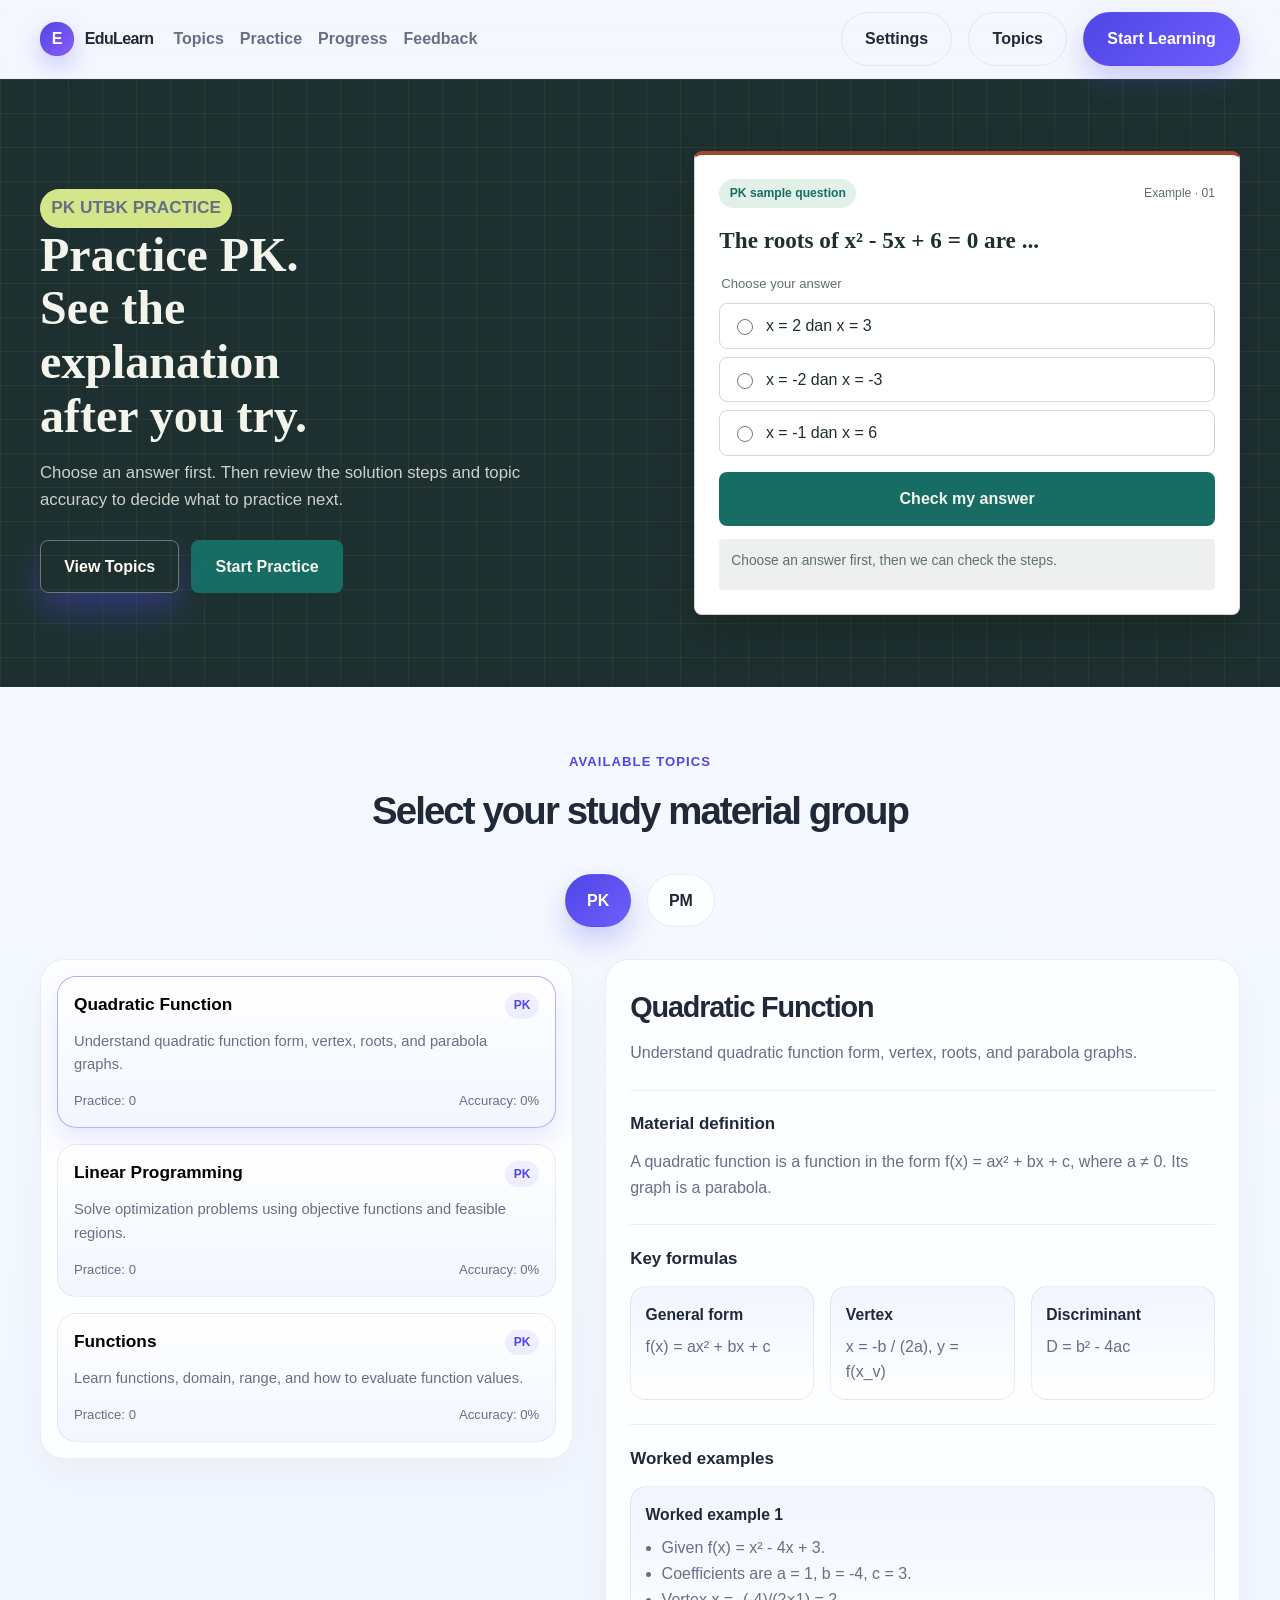
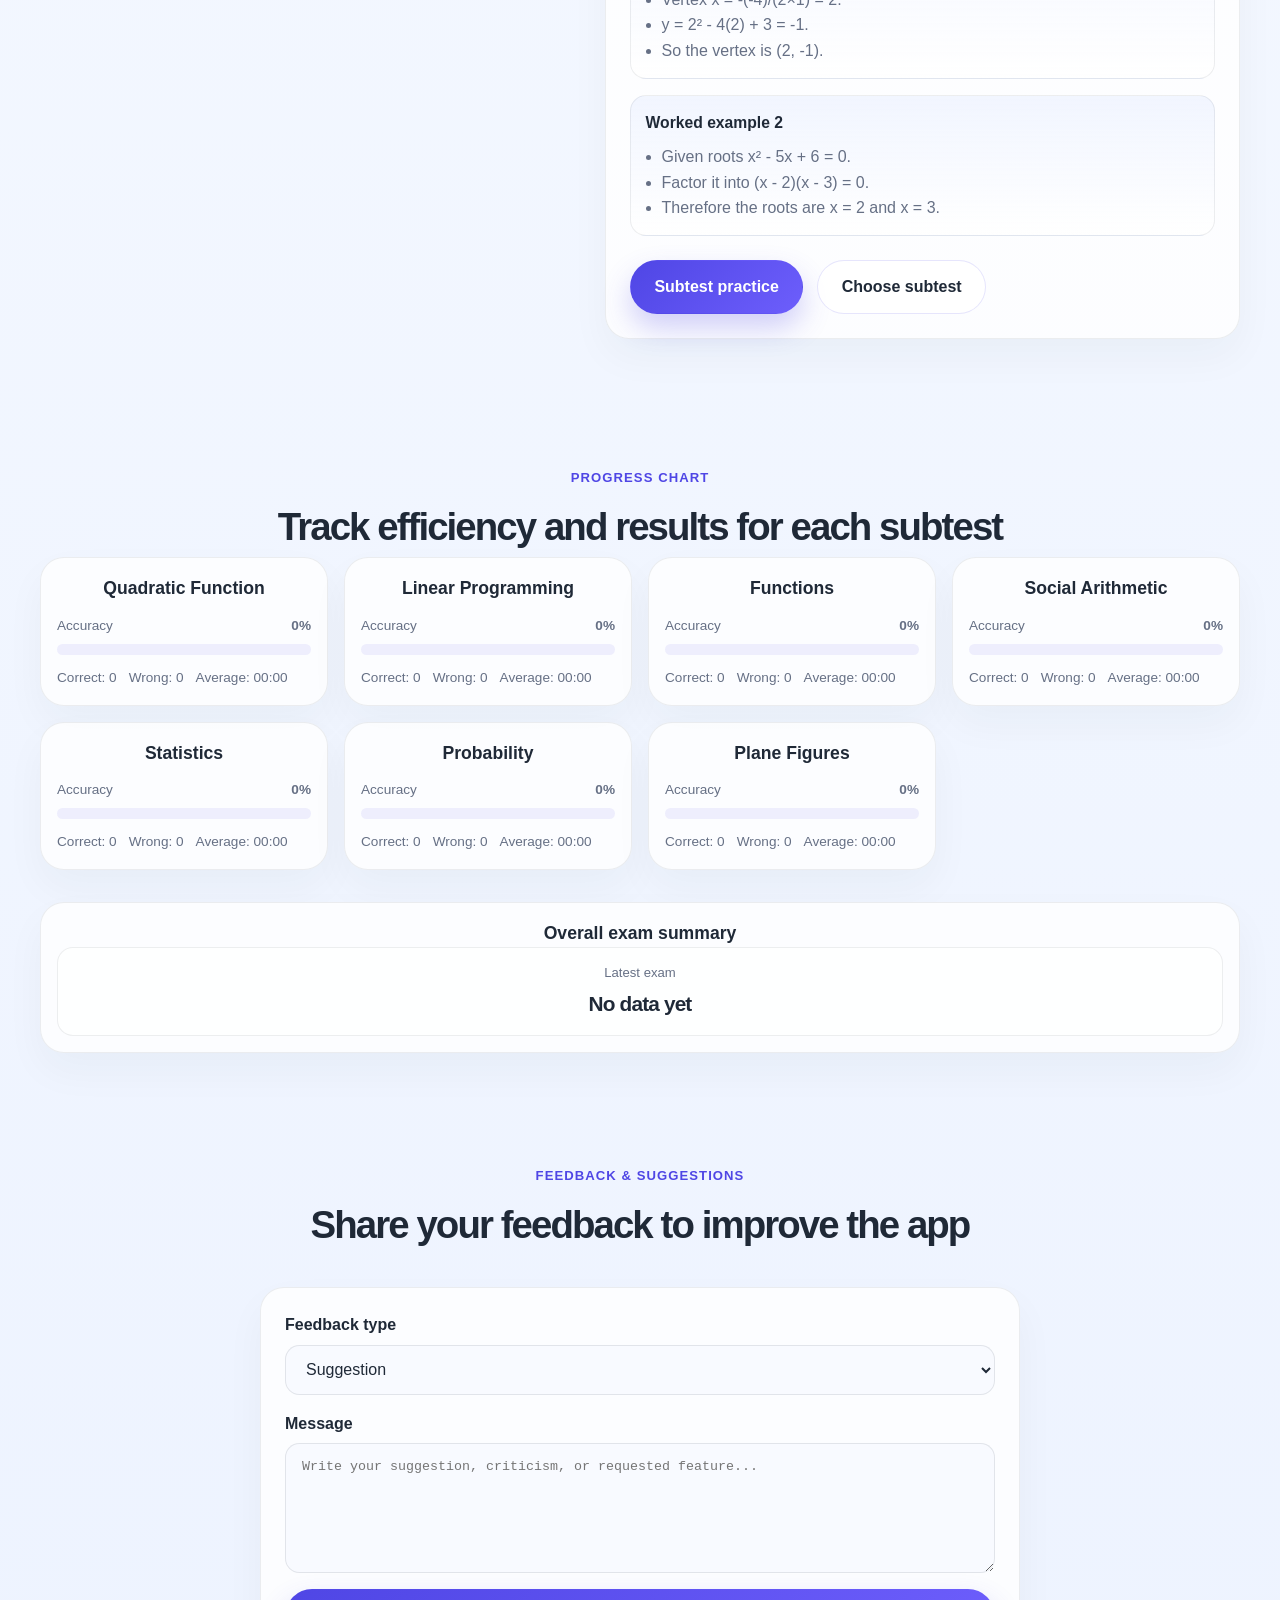
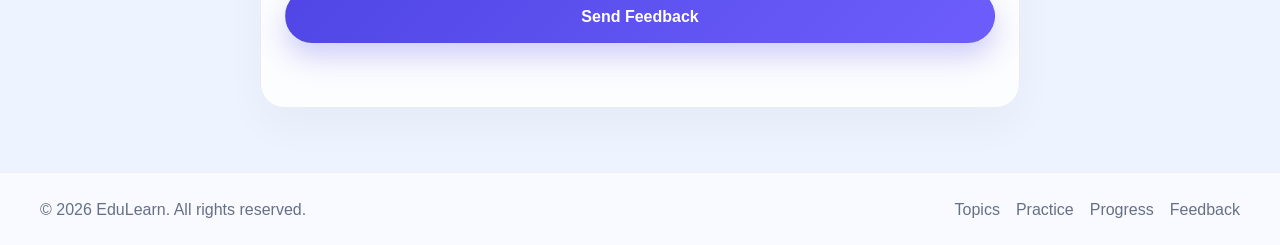
<file: index.html>
﻿<!DOCTYPE html>
<html lang="en">
<head>
  <meta charset="UTF-8" />
  <meta name="viewport" content="width=device-width, initial-scale=1.0" />
  <title>EduLearn | Grade 11 Mathematics</title>
  <meta name="description" content="A Grade 11 Mathematics learning website with PK and PM topics, detailed explanations, practice exercises, untimed mode, and progress tracking." />
  <link rel="stylesheet" href="style.css" />
</head>
<body>
  <header class="topbar">
    <div class="container nav">
      <a class="brand" href="#home" aria-label="EduLearn home">
        <span class="brand-mark">E</span>
        <span>EduLearn</span>
      </a>

      <nav class="nav-links" aria-label="Main navigation">
        <a href="#materi" data-view-target="#materi" data-i18n="nav.topics">Topics</a>
        <a href="#latihan" data-view-target="#latihan" data-i18n="nav.practice">Practice</a>
        <a href="#progress" data-i18n="nav.progress">Progress</a>
        <a href="#feedback" data-i18n="nav.feedback">Feedback</a>
      </nav>

      <div class="nav-actions">
        <button id="settingsToggle" class="btn btn-ghost settings-toggle" type="button" data-i18n="settings.title">Settings</button>
        <a class="btn btn-ghost" href="#materi" data-view-target="#materi" data-i18n="nav.topics">Topics</a>
        <a class="btn btn-primary" href="#latihan" data-view-target="#latihan" data-i18n="nav.startLearning">Start Learning</a>
      </div>

      <button class="menu-toggle" aria-label="Toggle navigation">☰</button>
    </div>
  </header>

  <main id="home">
    <section class="hero landing-hero">
      <div class="container hero-grid">
        <div class="hero-copy landing-copy">
          <p class="landing-eyebrow" data-i18n="landing.eyebrow">Latihan PK UTBK</p>
          <h1 data-i18n="landing.title">Latihan PK, dengan pembahasan setelah kamu mencoba.</h1>
          <p data-i18n="landing.description">Pilih jawaban dulu. Setelah itu, lihat langkah penyelesaian dan akurasi per topik untuk menentukan latihan berikutnya.</p>

          <div class="cta-group">
            <a class="btn btn-secondary cta-link active" href="#materi" data-view-target="#materi" data-i18n="cta.viewTopics">View Topics</a>
            <a class="btn btn-primary cta-link" href="#latihan" data-view-target="#latihan" data-i18n="cta.startPractice">Start Practice</a>
          </div>
        </div>

        <article class="landing-card" aria-labelledby="landing-question-title">
          <div class="landing-card-topline">
            <span class="landing-badge" data-i18n="landing.exampleLabel">Contoh soal PK</span>
            <span class="landing-card-meta" data-i18n="landing.exampleNumber">Contoh · 01</span>
          </div>
          <h2 id="landing-question-title" data-i18n="landing.question">Akar-akar dari x² - 5x + 6 = 0 adalah ...</h2>
          <fieldset class="landing-choice-list" id="landingPredictionChoices">
            <legend data-i18n="landing.chooseAnswer">Pilih jawabanmu</legend>
            <label class="landing-choice"><input type="radio" name="landingPrediction" value="2,3" /><span>x = 2 dan x = 3</span></label>
            <label class="landing-choice"><input type="radio" name="landingPrediction" value="-2,-3" /><span>x = -2 dan x = -3</span></label>
            <label class="landing-choice"><input type="radio" name="landingPrediction" value="-1,6" /><span>x = -1 dan x = 6</span></label>
          </fieldset>
          <button class="btn btn-primary landing-check-button" id="checkLandingAnswer" type="button" data-i18n="landing.checkAnswer">Periksa jawaban</button>
          <p class="landing-feedback" id="landingFeedback" aria-live="polite" data-i18n="landing.feedbackPrompt">Pilih jawaban dulu, lalu kita cek langkahnya.</p>
        </article>
      </div>
    </section>

    <section class="section" id="materi">
      <div class="container">
        <div class="section-header center">
          <p data-i18n="topics.label">Available Topics</p>
          <h2 data-i18n="topics.title">Select your study material group</h2>
        </div>

        <div class="subject-switch">
          <button class="subject-tab active" data-subject="PK" type="button">PK</button>
          <button class="subject-tab" data-subject="PM" type="button">PM</button>
        </div>

        <div class="topic-layout">
          <div class="topic-list-panel">
            <div id="topicGrid" class="topic-grid"></div>
          </div>

          <aside id="topicDetail" class="topic-detail" aria-live="polite"></aside>
        </div>
      </div>
    </section>

    <section class="section" id="latihan" hidden>
      <div class="container">
        <div class="section-header center">
          <p data-i18n="practice.label">Practice Questions</p>
          <h2 data-i18n="practice.title">Adjust the practice mode to match your needs</h2>
        </div>

        <div class="quiz-box official-exam">
          <div class="quiz-controls">
            <div class="field-group compact">
              <label for="topicSelect" data-i18n="practice.subtest">Subtest</label>
              <select id="topicSelect"></select>
            </div>

            <div class="field-group compact">
              <label data-i18n="practice.difficulty">Difficulty</label>
              <div class="difficulty-group">
                <button class="difficulty-btn active" data-difficulty="mudah" type="button" data-i18n="practice.easy">Easy</button>
                <button class="difficulty-btn" data-difficulty="sedang" type="button" data-i18n="practice.medium">Medium</button>
                <button class="difficulty-btn" data-difficulty="susah" type="button" data-i18n="practice.hard">Hard</button>
              </div>
            </div>

            <div class="field-group compact">
              <label data-i18n="practice.time">Time</label>
              <div class="timer-adjust">
                <button id="decreaseTime" type="button">−</button>
                <input id="timerMinutes" type="number" min="1" max="60" value="10" />
                <button id="increaseTime" type="button">+</button>
              </div>
            </div>

            <div class="field-group compact">
              <label for="questionCount" data-i18n="practice.questionCount">Number of questions</label>
              <input id="questionCount" type="number" min="5" max="50" value="10" />
            </div>

            <label class="toggle-row">
              <input id="untimedMode" type="checkbox" />
              <span data-i18n="practice.untimed">Untimed mode</span>
            </label>
          </div>

          <div class="quiz-actions">
            <button id="startSubtest" class="btn btn-primary" type="button" data-i18n="practice.openSubtest">Start Subtest</button>
            <button id="startExam" class="btn btn-secondary" type="button" data-i18n="practice.fullReview">Full Review Exam</button>
          </div>

          <div id="quizArea" class="quiz-area hidden"></div>
          <div id="resultsArea" class="results-area hidden"></div>
        </div>
      </div>
    </section>

    <section class="section progress-section" id="progress">
      <div class="container">
        <div class="section-header center">
        <p data-i18n="progress.label">Progress Chart</p>
        <h2 data-i18n="progress.title">Track efficiency and results for each subtest</h2>

        <div id="progressOverview" class="progress-overview"></div>
      </div>
    </section>
  </main>

  <aside id="settingsPanel" class="settings-panel hidden" aria-label="Website settings">
    <div class="settings-header">
      <h3 data-i18n="settings.title">Settings</h3>
      <button id="closeSettings" class="settings-close" type="button" aria-label="Close settings">×</button>
    </div>

    <div class="settings-group">
      <label for="languageSelect" data-i18n="settings.languageLabel">Language</label>
      <select id="languageSelect">
        <option value="en">English</option>
        <option value="id">Indonesia</option>
      </select>
    </div>

    <div class="settings-group">
      <span data-i18n="settings.themeLabel">Theme</span>
      <div class="theme-switch">
        <button class="theme-btn active" data-theme="light" type="button" data-i18n="settings.lightTheme">Light</button>
        <button class="theme-btn" data-theme="dark" type="button" data-i18n="settings.darkTheme">Dark</button>
      </div>
    </div>
  </aside>

  <section id="feedback" class="section feedback-section">
    <div class="container">
      <div class="section-header center">
        <p data-i18n="feedback.label">Feedback &amp; Suggestions</p>
        <h2 data-i18n="feedback.title">Share your feedback to improve the app</h2>
      </div>

      <div class="feedback-card">
        <form id="feedbackForm" class="feedback-form">
          <div class="field-group">
            <label for="feedbackType" data-i18n="feedback.typeLabel">Feedback type</label>
            <select id="feedbackType" name="type">
              <option value="saran" data-i18n="feedback.optionSuggestion">Suggestion</option>
              <option value="kritik" data-i18n="feedback.optionCriticism">Criticism</option>
              <option value="request" data-i18n="feedback.optionRequest">Feature request</option>
            </select>
          </div>

          <div class="field-group">
            <label for="feedbackMessage" data-i18n="feedback.messageLabel">Message</label>
            <textarea id="feedbackMessage" name="message" rows="5" placeholder="Write your suggestion, criticism, or requested feature..." data-i18n-placeholder="feedback.placeholder" required></textarea>
          </div>

          <button class="btn btn-primary" type="submit" data-i18n="feedback.sendButton">Send Feedback</button>
        </form>
        <p id="feedbackStatus" class="feedback-status" aria-live="polite"></p>
      </div>
    </div>
  </section>

  <footer>
    <div class="container footer-inner">
      <div>© <span id="current-year">2026</span> EduLearn. All rights reserved.</div>
      <div class="footer-links">
        <a href="#materi" data-view-target="#materi" data-i18n="nav.topics">Topics</a>
        <a href="#latihan" data-view-target="#latihan" data-i18n="nav.practice">Practice</a>
        <a href="#progress" data-i18n="nav.progress">Progress</a>
        <a href="#feedback" data-i18n="nav.feedback">Feedback</a>
      </div>
    </div>
  </footer>

  <script src="script.js"></script>
</body>
</html>
</file>
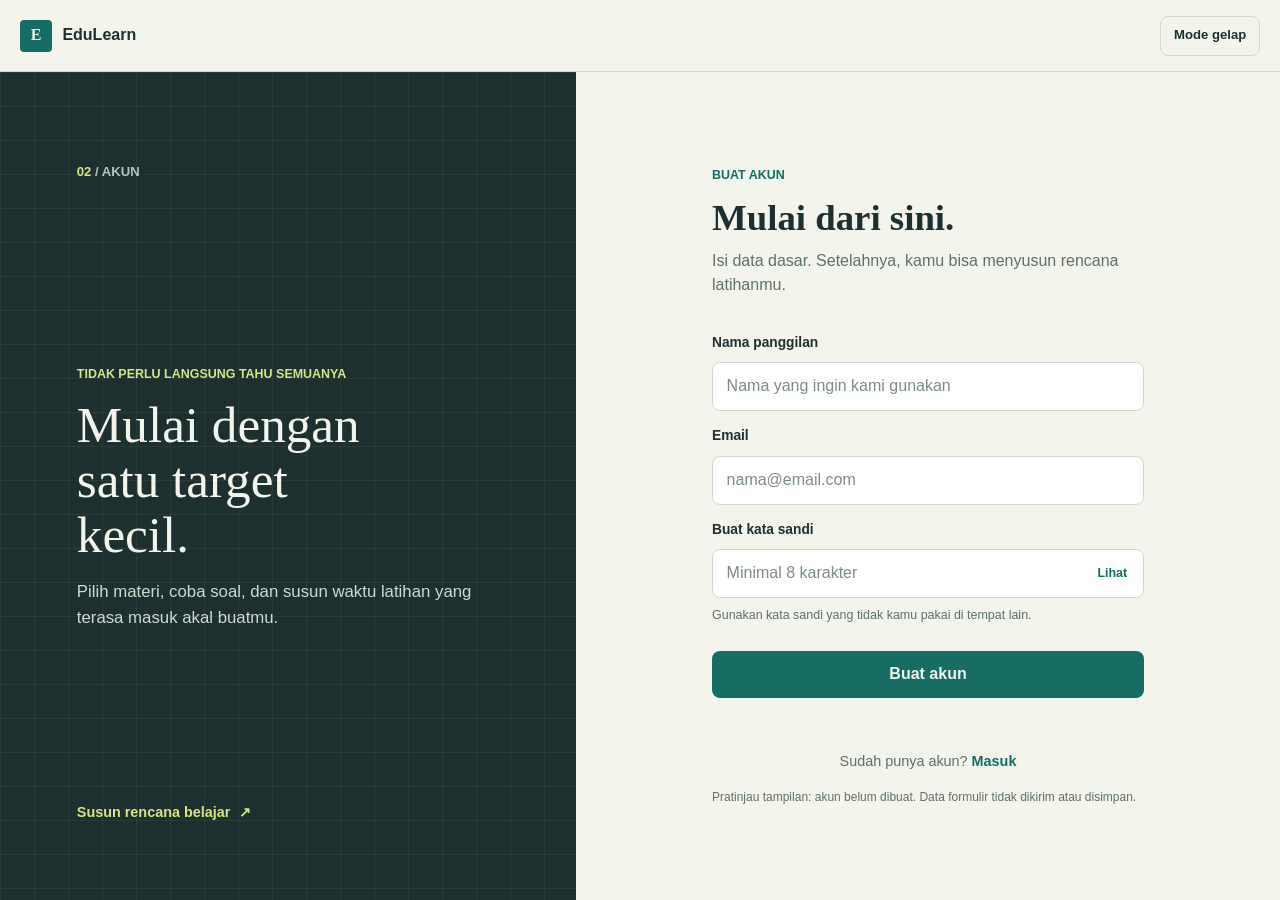
<file: daftar.html>
<!DOCTYPE html>
<html lang="id" data-theme="light">
<head>
  <meta charset="UTF-8" />
  <meta name="viewport" content="width=device-width, initial-scale=1.0" />
  <meta name="theme-color" content="#f3f4ec" />
  <title>Daftar | EduLearn</title>
  <link rel="stylesheet" href="auth.css" />
  <script src="auth.js" defer></script>
</head>
<body data-page="signup">
  <a class="skip-link" href="#main">Lewati ke konten</a>
  <header class="auth-header">
    <a class="brand" href="index.html" aria-label="EduLearn, halaman utama"><span class="brand-mark">E</span><span>EduLearn</span></a>
    <button class="theme-toggle" type="button" data-theme-toggle aria-pressed="false">Mode gelap</button>
  </header>

  <main class="auth-layout" id="main">
    <aside class="auth-aside signup-aside">
      <p class="aside-index">02 <span>/ AKUN</span></p>
      <div>
        <p class="eyebrow">Tidak perlu langsung tahu semuanya</p>
        <h1>Mulai dengan satu target kecil.</h1>
        <p class="aside-copy">Pilih materi, coba soal, dan susun waktu latihan yang terasa masuk akal buatmu.</p>
      </div>
      <a class="aside-link" href="onboarding.html">Susun rencana belajar <span aria-hidden="true">↗</span></a>
    </aside>

    <section class="auth-main" aria-labelledby="form-title">
      <div class="auth-form-wrap">
        <p class="eyebrow">Buat akun</p>
        <h2 id="form-title">Mulai dari sini.</h2>
        <p class="form-intro">Isi data dasar. Setelahnya, kamu bisa menyusun rencana latihanmu.</p>

        <form class="auth-form" data-demo-auth novalidate>
          <label class="field-label" for="signupName">Nama panggilan</label>
          <input class="text-input" id="signupName" name="name" type="text" autocomplete="given-name" placeholder="Nama yang ingin kami gunakan" required />

          <label class="field-label" for="signupEmail">Email</label>
          <input class="text-input" id="signupEmail" name="email" type="email" autocomplete="email" placeholder="nama@email.com" required />

          <label class="field-label" for="signupPassword">Buat kata sandi</label>
          <div class="password-field">
            <input class="text-input" id="signupPassword" name="password" type="password" autocomplete="new-password" placeholder="Minimal 8 karakter" required minlength="8" />
            <button class="password-toggle" type="button" data-password-toggle="signupPassword" aria-label="Tampilkan kata sandi">Lihat</button>
          </div>
          <p class="field-hint">Gunakan kata sandi yang tidak kamu pakai di tempat lain.</p>

          <button class="button button-primary auth-submit" type="submit">Buat akun</button>
          <p class="form-status" data-auth-status aria-live="polite"></p>
        </form>

        <p class="auth-switch">Sudah punya akun? <a href="masuk.html">Masuk</a></p>
        <p class="preview-note">Pratinjau tampilan: akun belum dibuat. Data formulir tidak dikirim atau disimpan.</p>
      </div>
    </section>
  </main>
</body>
</html>
</file>
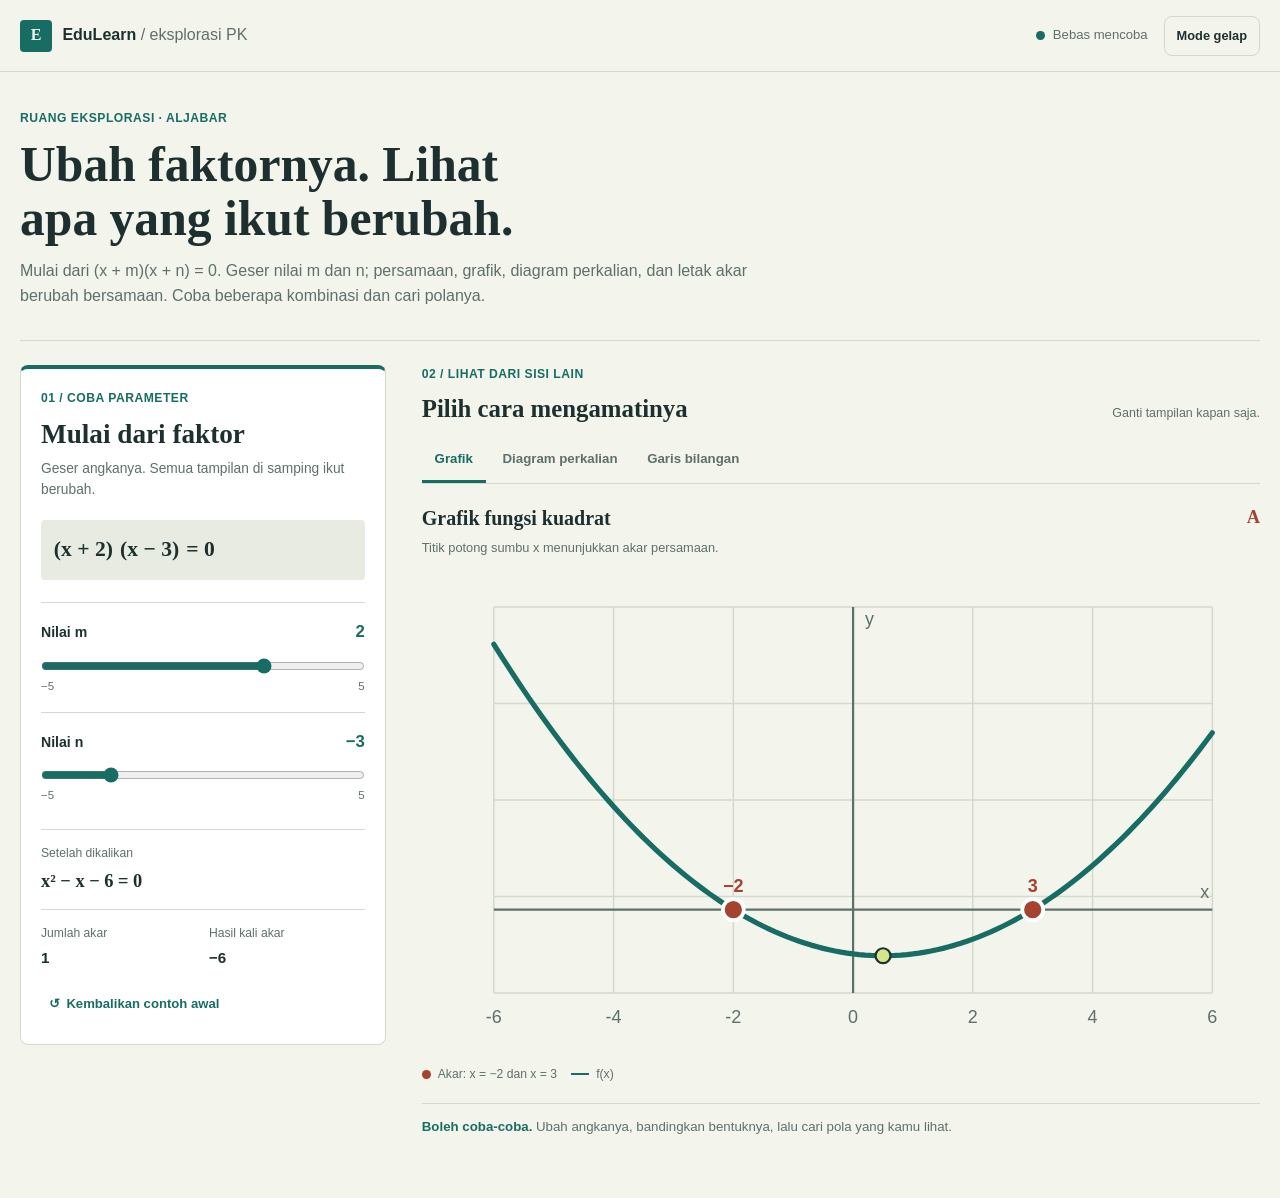
<file: eksplorasi.html>
<!DOCTYPE html>
<html lang="id" data-theme="light">
<head>
  <meta charset="UTF-8" />
  <meta name="viewport" content="width=device-width, initial-scale=1.0" />
  <meta name="theme-color" content="#f3f4ec" />
  <meta name="description" content="Ubah faktor persamaan kuadrat dan amati grafik, diagram, serta akar-akarnya." />
  <title>Eksplorasi PK | EduLearn</title>
  <link rel="stylesheet" href="eksplorasi.css" />
  <script src="eksplorasi.js" defer></script>
</head>
<body>
  <a class="skip-link" href="#main">Lewati ke konten</a>
  <header class="explore-header">
    <a class="brand" href="index.html" aria-label="EduLearn, kembali ke halaman utama">
      <span class="brand-mark">E</span>
      <span>EduLearn <span class="brand-section">/ eksplorasi PK</span></span>
    </a>
    <div class="header-actions">
      <span class="mode-badge"><span aria-hidden="true"></span> Bebas mencoba</span>
      <button class="theme-toggle" id="themeToggle" type="button" aria-pressed="false">Mode gelap</button>
    </div>
  </header>

  <main id="main" class="explore-main">
    <section class="explore-intro" aria-labelledby="pageTitle">
      <p class="eyebrow">Ruang eksplorasi · Aljabar</p>
      <h1 id="pageTitle">Ubah faktornya. Lihat apa yang ikut berubah.</h1>
      <p>Mulai dari (x + m)(x + n) = 0. Geser nilai m dan n; persamaan, grafik, diagram perkalian, dan letak akar berubah bersamaan. Coba beberapa kombinasi dan cari polanya.</p>
    </section>

    <section class="explore-layout" aria-label="Eksplorasi persamaan kuadrat">
      <aside class="parameter-panel" aria-labelledby="parameterTitle">
        <div class="panel-heading">
          <p class="eyebrow">01 / Coba parameter</p>
          <h2 id="parameterTitle">Mulai dari faktor</h2>
          <p>Geser angkanya. Semua tampilan di samping ikut berubah.</p>
        </div>

        <div class="factor-equation" aria-live="polite">
          <span id="factorM">(x + 2)</span>
          <span id="factorN">(x − 3)</span>
          <span>= 0</span>
        </div>

        <div class="parameter-control">
          <div class="control-heading">
            <label for="mRange">Nilai m</label>
            <output id="mOutput" for="mRange">2</output>
          </div>
          <input id="mRange" type="range" min="-5" max="5" step="1" value="2" />
          <div class="range-ends" aria-hidden="true"><span>−5</span><span>5</span></div>
        </div>

        <div class="parameter-control">
          <div class="control-heading">
            <label for="nRange">Nilai n</label>
            <output id="nOutput" for="nRange">−3</output>
          </div>
          <input id="nRange" type="range" min="-5" max="5" step="1" value="-3" />
          <div class="range-ends" aria-hidden="true"><span>−5</span><span>5</span></div>
        </div>

        <div class="expanded-form" aria-live="polite">
          <span>Setelah dikalikan</span>
          <strong id="expandedEquation">x² − x − 6 = 0</strong>
        </div>

        <div class="root-summary" aria-live="polite">
          <div><span>Jumlah akar</span><strong id="rootSum">1</strong></div>
          <div><span>Hasil kali akar</span><strong id="rootProduct">−6</strong></div>
        </div>

        <button class="reset-button" id="resetParameters" type="button"><span aria-hidden="true">↺</span> Kembalikan contoh awal</button>
      </aside>

      <div class="visual-workspace">
        <div class="workspace-heading">
          <div>
            <p class="eyebrow">02 / Lihat dari sisi lain</p>
            <h2>Pilih cara mengamatinya</h2>
          </div>
          <p class="workspace-hint">Ganti tampilan kapan saja.</p>
        </div>

        <div class="view-tabs" role="tablist" aria-label="Tampilan eksplorasi">
          <button class="view-tab" id="tabGraph" type="button" role="tab" aria-selected="true" aria-controls="panelGraph" data-view="graph">Grafik</button>
          <button class="view-tab" id="tabDiagram" type="button" role="tab" aria-selected="false" aria-controls="panelDiagram" data-view="diagram" tabindex="-1">Diagram perkalian</button>
          <button class="view-tab" id="tabNumberLine" type="button" role="tab" aria-selected="false" aria-controls="panelNumberLine" data-view="numberLine" tabindex="-1">Garis bilangan</button>
        </div>

        <section class="visual-panel" id="panelGraph" role="tabpanel" aria-labelledby="tabGraph">
          <div class="visual-title-row">
            <div><h3>Grafik fungsi kuadrat</h3><p>Titik potong sumbu x menunjukkan akar persamaan.</p></div>
            <span class="visual-index">A</span>
          </div>
          <svg id="graphSvg" class="math-visual graph-visual" viewBox="0 0 560 330" role="img" aria-labelledby="graphTitle graphDescription">
            <title id="graphTitle">Grafik fungsi kuadrat</title>
            <desc id="graphDescription">Grafik parabola dan titik potong sumbu x.</desc>
          </svg>
          <div class="visual-caption"><span class="legend-dot root-dot"></span><span id="graphLegend">Akar: x = −2 dan x = 3</span><span class="legend-line"></span><span>f(x)</span></div>
        </section>

        <section class="visual-panel" id="panelDiagram" role="tabpanel" aria-labelledby="tabDiagram" hidden>
          <div class="visual-title-row">
            <div><h3>Diagram perkalian</h3><p>Setiap kotak adalah hasil perkalian sisi baris dan kolom.</p></div>
            <span class="visual-index">B</span>
          </div>
          <div class="algebra-diagram-wrap">
            <table class="algebra-diagram" aria-label="Diagram perkalian untuk dua faktor">
              <thead><tr><th></th><th id="columnX">x</th><th id="columnN">−3</th></tr></thead>
              <tbody>
                <tr><th id="rowX">x</th><td id="cellXX">x²</td><td id="cellXN">−3x</td></tr>
                <tr><th id="rowM">2</th><td id="cellMX">2x</td><td id="cellMN">−6</td></tr>
              </tbody>
            </table>
          </div>
          <p class="diagram-note" id="diagramNote">Jumlahkan isi kotak: x² − x − 6.</p>
          <div class="prompt-strip"><span class="prompt-mark" aria-hidden="true">?</span><p>Kalau satu faktor berubah tanda, bagian mana dari diagram yang ikut berubah?</p></div>
        </section>

        <section class="visual-panel" id="panelNumberLine" role="tabpanel" aria-labelledby="tabNumberLine" hidden>
          <div class="visual-title-row">
            <div><h3>Akar di garis bilangan</h3><p>Setiap faktor menjadi nol di satu nilai x.</p></div>
            <span class="visual-index">C</span>
          </div>
          <svg id="numberLineSvg" class="math-visual number-line-visual" viewBox="0 0 560 190" role="img" aria-labelledby="numberLineTitle numberLineDescription">
            <title id="numberLineTitle">Akar persamaan pada garis bilangan</title>
            <desc id="numberLineDescription">Garis bilangan dari minus lima sampai lima dengan dua akar.</desc>
          </svg>
          <p class="number-line-note" id="numberLineNote">Akar persamaan: x = −2 dan x = 3.</p>
          <div class="prompt-strip"><span class="prompt-mark" aria-hidden="true">?</span><p>Bandingkan posisi akar dengan angka di dalam faktor. Apa hubungannya?</p></div>
        </section>

        <p class="try-note"><strong>Boleh coba-coba.</strong> Ubah angkanya, bandingkan bentuknya, lalu cari pola yang kamu lihat.</p>
      </div>
    </section>
  </main>
</body>
</html>
</file>
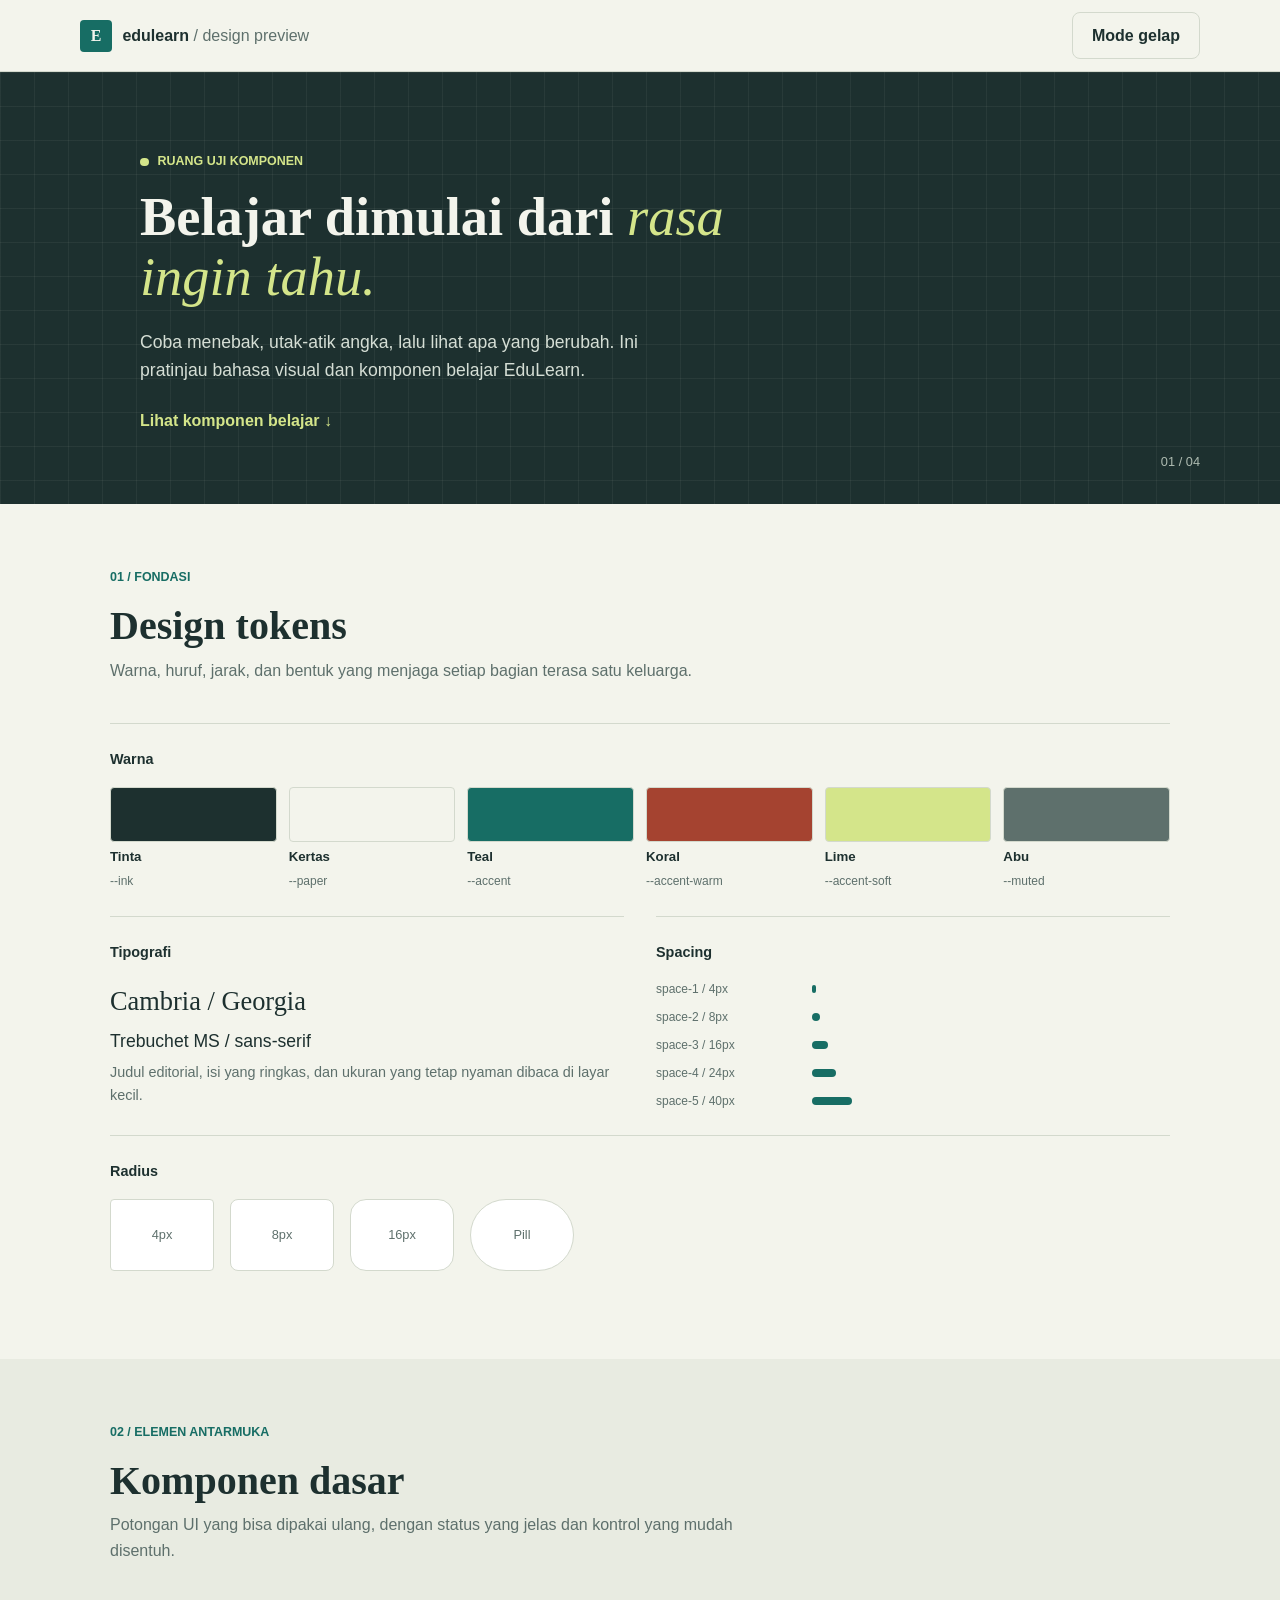
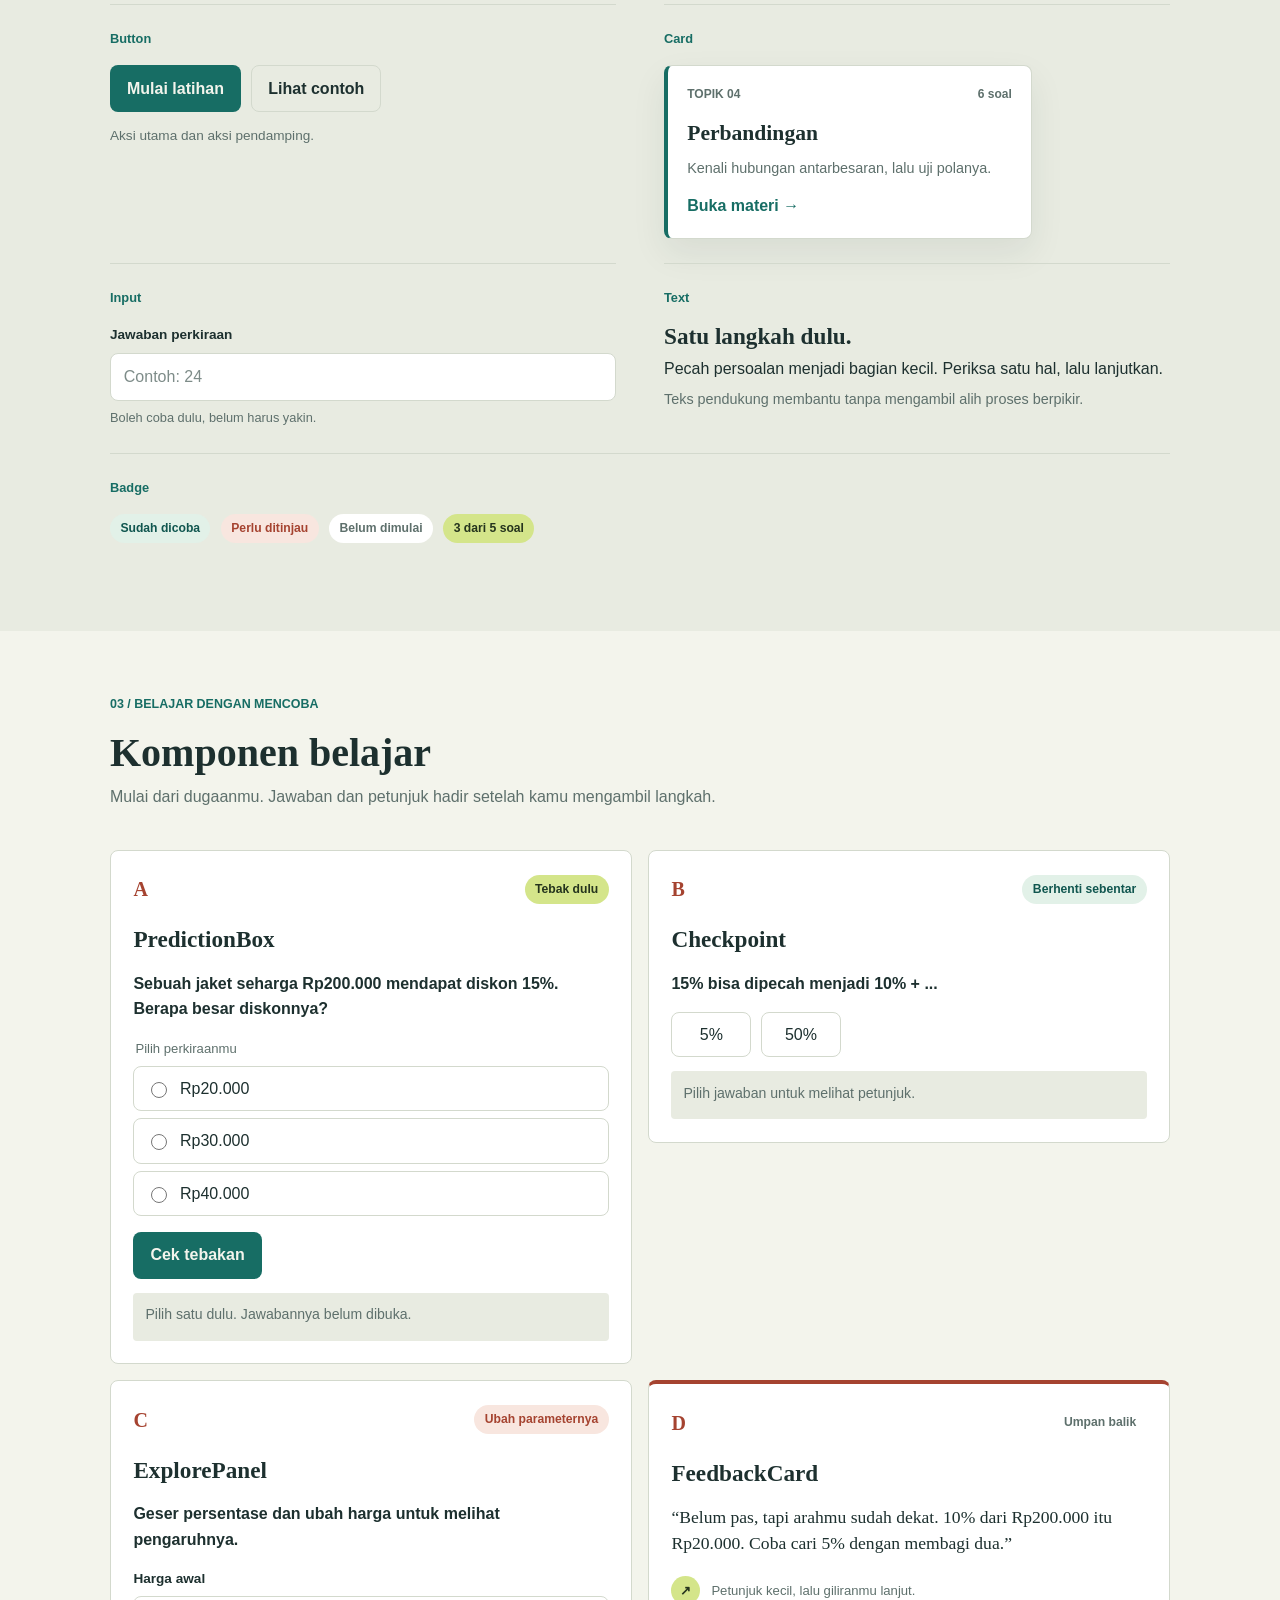
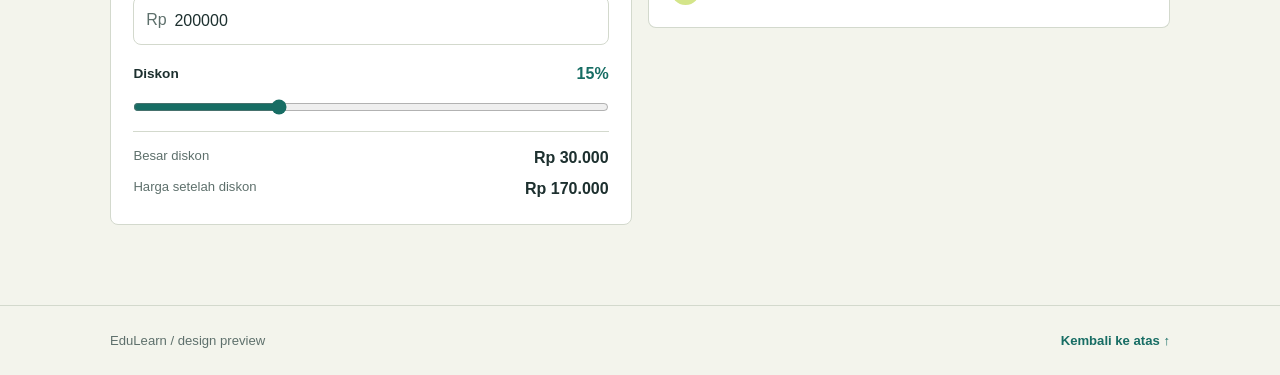
<file: index.html.html>
<!DOCTYPE html>
<html lang="id" data-theme="light">
<head>
  <meta charset="UTF-8" />
  <meta name="viewport" content="width=device-width, initial-scale=1.0" />
  <meta name="theme-color" content="#f3f4ec" />
  <meta name="description" content="Pratinjau sistem desain dan komponen belajar EduLearn." />
  <title>Design Preview | EduLearn</title>
  <link rel="stylesheet" href="design-system.css" />
  <script src="design-system.js" defer></script>
</head>
<body>
  <a class="skip-link" href="#main">Lewati ke konten</a>

  <header class="site-header">
    <a class="wordmark" href="#top" aria-label="EduLearn design preview">
      <span class="wordmark-mark" aria-hidden="true">E</span>
      <span>edulearn <span class="wordmark-note">/ design preview</span></span>
    </a>
    <button class="button button-outline theme-toggle" id="themeToggle" type="button" aria-pressed="false">
      Mode gelap
    </button>
  </header>

  <main id="main">
    <section class="hero-band" id="top" aria-labelledby="page-title">
      <div class="hero-inner">
        <p class="eyebrow"><span class="status-dot" aria-hidden="true"></span> Ruang uji komponen</p>
        <h1 id="page-title">Belajar dimulai dari <em>rasa ingin tahu.</em></h1>
        <p class="hero-copy">Coba menebak, utak-atik angka, lalu lihat apa yang berubah. Ini pratinjau bahasa visual dan komponen belajar EduLearn.</p>
        <a class="text-link" href="#learning-components">Lihat komponen belajar <span aria-hidden="true">↓</span></a>
      </div>
      <div class="hero-index" aria-hidden="true">01 / 04</div>
    </section>

    <section class="preview-section token-section" aria-labelledby="tokens-title">
      <div class="section-heading">
        <p class="eyebrow">01 / Fondasi</p>
        <h2 id="tokens-title">Design tokens</h2>
        <p>Warna, huruf, jarak, dan bentuk yang menjaga setiap bagian terasa satu keluarga.</p>
      </div>

      <div class="token-group">
        <h3>Warna</h3>
        <div class="swatch-grid">
          <div class="swatch"><span class="swatch-chip swatch-ink"></span><strong>Tinta</strong><code>--ink</code></div>
          <div class="swatch"><span class="swatch-chip swatch-paper"></span><strong>Kertas</strong><code>--paper</code></div>
          <div class="swatch"><span class="swatch-chip swatch-teal"></span><strong>Teal</strong><code>--accent</code></div>
          <div class="swatch"><span class="swatch-chip swatch-coral"></span><strong>Koral</strong><code>--accent-warm</code></div>
          <div class="swatch"><span class="swatch-chip swatch-lime"></span><strong>Lime</strong><code>--accent-soft</code></div>
          <div class="swatch"><span class="swatch-chip swatch-muted"></span><strong>Abu</strong><code>--muted</code></div>
        </div>
      </div>

      <div class="token-columns">
        <div class="token-group type-sample">
          <h3>Tipografi</h3>
          <p class="type-display">Cambria / Georgia</p>
          <p class="type-body">Trebuchet MS / sans-serif</p>
          <p class="muted-copy">Judul editorial, isi yang ringkas, dan ukuran yang tetap nyaman dibaca di layar kecil.</p>
        </div>
        <div class="token-group">
          <h3>Spacing</h3>
          <div class="space-list" aria-label="Skala spacing">
            <div class="space-row"><code>space-1 / 4px</code><span class="space-bar space-1"></span></div>
            <div class="space-row"><code>space-2 / 8px</code><span class="space-bar space-2"></span></div>
            <div class="space-row"><code>space-3 / 16px</code><span class="space-bar space-3"></span></div>
            <div class="space-row"><code>space-4 / 24px</code><span class="space-bar space-4"></span></div>
            <div class="space-row"><code>space-5 / 40px</code><span class="space-bar space-5"></span></div>
          </div>
        </div>
      </div>

      <div class="token-group">
        <h3>Radius</h3>
        <div class="radius-row">
          <div class="radius-sample radius-sm"><span>4px</span></div>
          <div class="radius-sample radius-md"><span>8px</span></div>
          <div class="radius-sample radius-lg"><span>16px</span></div>
          <div class="radius-sample radius-pill"><span>Pill</span></div>
        </div>
      </div>
    </section>

    <section class="component-band" aria-labelledby="components-title">
      <div class="preview-section">
        <div class="section-heading">
          <p class="eyebrow">02 / Elemen antarmuka</p>
          <h2 id="components-title">Komponen dasar</h2>
          <p>Potongan UI yang bisa dipakai ulang, dengan status yang jelas dan kontrol yang mudah disentuh.</p>
        </div>

        <div class="component-grid">
          <article class="specimen">
            <p class="specimen-label">Button</p>
            <div class="button-row">
              <button class="button button-primary" type="button">Mulai latihan</button>
              <button class="button button-outline" type="button">Lihat contoh</button>
            </div>
            <p class="specimen-note">Aksi utama dan aksi pendamping.</p>
          </article>

          <article class="specimen">
            <p class="specimen-label">Card</p>
            <div class="lesson-card">
              <p class="card-kicker">TOPIK 04 <span>6 soal</span></p>
              <h3>Perbandingan</h3>
              <p>Kenali hubungan antarbesaran, lalu uji polanya.</p>
              <a class="text-link" href="#learning-components">Buka materi <span aria-hidden="true">→</span></a>
            </div>
          </article>

          <article class="specimen">
            <p class="specimen-label">Input</p>
            <label class="field-label" for="sampleAnswer">Jawaban perkiraan</label>
            <input class="text-input" id="sampleAnswer" name="sampleAnswer" inputmode="numeric" placeholder="Contoh: 24" />
            <p class="field-hint" id="sampleAnswerHint">Boleh coba dulu, belum harus yakin.</p>
          </article>

          <article class="specimen">
            <p class="specimen-label">Text</p>
            <h3 class="text-heading">Satu langkah dulu.</h3>
            <p class="text-example">Pecah persoalan menjadi bagian kecil. Periksa satu hal, lalu lanjutkan.</p>
            <p class="muted-copy">Teks pendukung membantu tanpa mengambil alih proses berpikir.</p>
          </article>

          <article class="specimen specimen-wide">
            <p class="specimen-label">Badge</p>
            <div class="badge-row">
              <span class="badge badge-teal">Sudah dicoba</span>
              <span class="badge badge-coral">Perlu ditinjau</span>
              <span class="badge badge-neutral">Belum dimulai</span>
              <span class="badge badge-lime">3 dari 5 soal</span>
            </div>
          </article>
        </div>
      </div>
    </section>

    <section class="preview-section learning-section" id="learning-components" aria-labelledby="learning-title">
      <div class="section-heading">
        <p class="eyebrow">03 / Belajar dengan mencoba</p>
        <h2 id="learning-title">Komponen belajar</h2>
        <p>Mulai dari dugaanmu. Jawaban dan petunjuk hadir setelah kamu mengambil langkah.</p>
      </div>

      <div class="learning-grid">
        <article class="learning-panel prediction-panel" aria-labelledby="prediction-title">
          <div class="panel-topline"><span class="panel-number">A</span><span class="badge badge-lime">Tebak dulu</span></div>
          <h3 id="prediction-title">PredictionBox</h3>
          <p class="question-prompt">Sebuah jaket seharga Rp200.000 mendapat diskon 15%. Berapa besar diskonnya?</p>
          <fieldset class="choice-set" id="predictionChoices">
            <legend>Pilih perkiraanmu</legend>
            <label class="choice"><input type="radio" name="prediction" value="20000" /><span>Rp20.000</span></label>
            <label class="choice"><input type="radio" name="prediction" value="30000" /><span>Rp30.000</span></label>
            <label class="choice"><input type="radio" name="prediction" value="40000" /><span>Rp40.000</span></label>
          </fieldset>
          <button class="button button-primary" id="revealAnswer" type="button">Cek tebakan</button>
          <p class="feedback-line" id="predictionFeedback" aria-live="polite">Pilih satu dulu. Jawabannya belum dibuka.</p>
        </article>

        <article class="learning-panel checkpoint-panel" aria-labelledby="checkpoint-title">
          <div class="panel-topline"><span class="panel-number">B</span><span class="badge badge-teal">Berhenti sebentar</span></div>
          <h3 id="checkpoint-title">Checkpoint</h3>
          <p class="question-prompt">15% bisa dipecah menjadi 10% + ...</p>
          <div class="checkpoint-options" role="group" aria-label="Pilih bagian yang melengkapi 15 persen">
            <button class="choice-button" type="button" data-checkpoint-choice="5%">5%</button>
            <button class="choice-button" type="button" data-checkpoint-choice="50%">50%</button>
          </div>
          <p class="feedback-line" id="checkpointFeedback" aria-live="polite">Pilih jawaban untuk melihat petunjuk.</p>
        </article>

        <article class="learning-panel explore-panel" aria-labelledby="explore-title">
          <div class="panel-topline"><span class="panel-number">C</span><span class="badge badge-coral">Ubah parameternya</span></div>
          <h3 id="explore-title">ExplorePanel</h3>
          <p class="question-prompt">Geser persentase dan ubah harga untuk melihat pengaruhnya.</p>
          <label class="field-label" for="priceInput">Harga awal</label>
          <div class="input-with-prefix"><span aria-hidden="true">Rp</span><input class="text-input" id="priceInput" type="number" min="0" max="10000000" step="10000" value="200000" inputmode="numeric" /></div>
          <div class="range-heading"><label class="field-label" for="discountRange">Diskon</label><output id="discountOutput" for="discountRange">15%</output></div>
          <input class="range-input" id="discountRange" type="range" min="0" max="50" value="15" />
          <div class="explore-result" aria-live="polite">
            <span>Besar diskon</span><strong id="discountAmount">Rp30.000</strong>
            <span>Harga setelah diskon</span><strong id="finalPrice">Rp170.000</strong>
          </div>
        </article>

        <article class="feedback-card" aria-labelledby="feedback-card-title">
          <div class="panel-topline"><span class="panel-number">D</span><span class="badge badge-neutral">Umpan balik</span></div>
          <h3 id="feedback-card-title">FeedbackCard</h3>
          <p class="feedback-quote">“Belum pas, tapi arahmu sudah dekat. 10% dari Rp200.000 itu Rp20.000. Coba cari 5% dengan membagi dua.”</p>
          <div class="feedback-footer"><span class="feedback-mark" aria-hidden="true">↗</span><span>Petunjuk kecil, lalu giliranmu lanjut.</span></div>
        </article>
      </div>
    </section>

    <footer class="page-footer">
      <span>EduLearn / design preview</span>
      <a class="text-link" href="#top">Kembali ke atas <span aria-hidden="true">↑</span></a>
    </footer>
  </main>
</body>
</html>
</file>
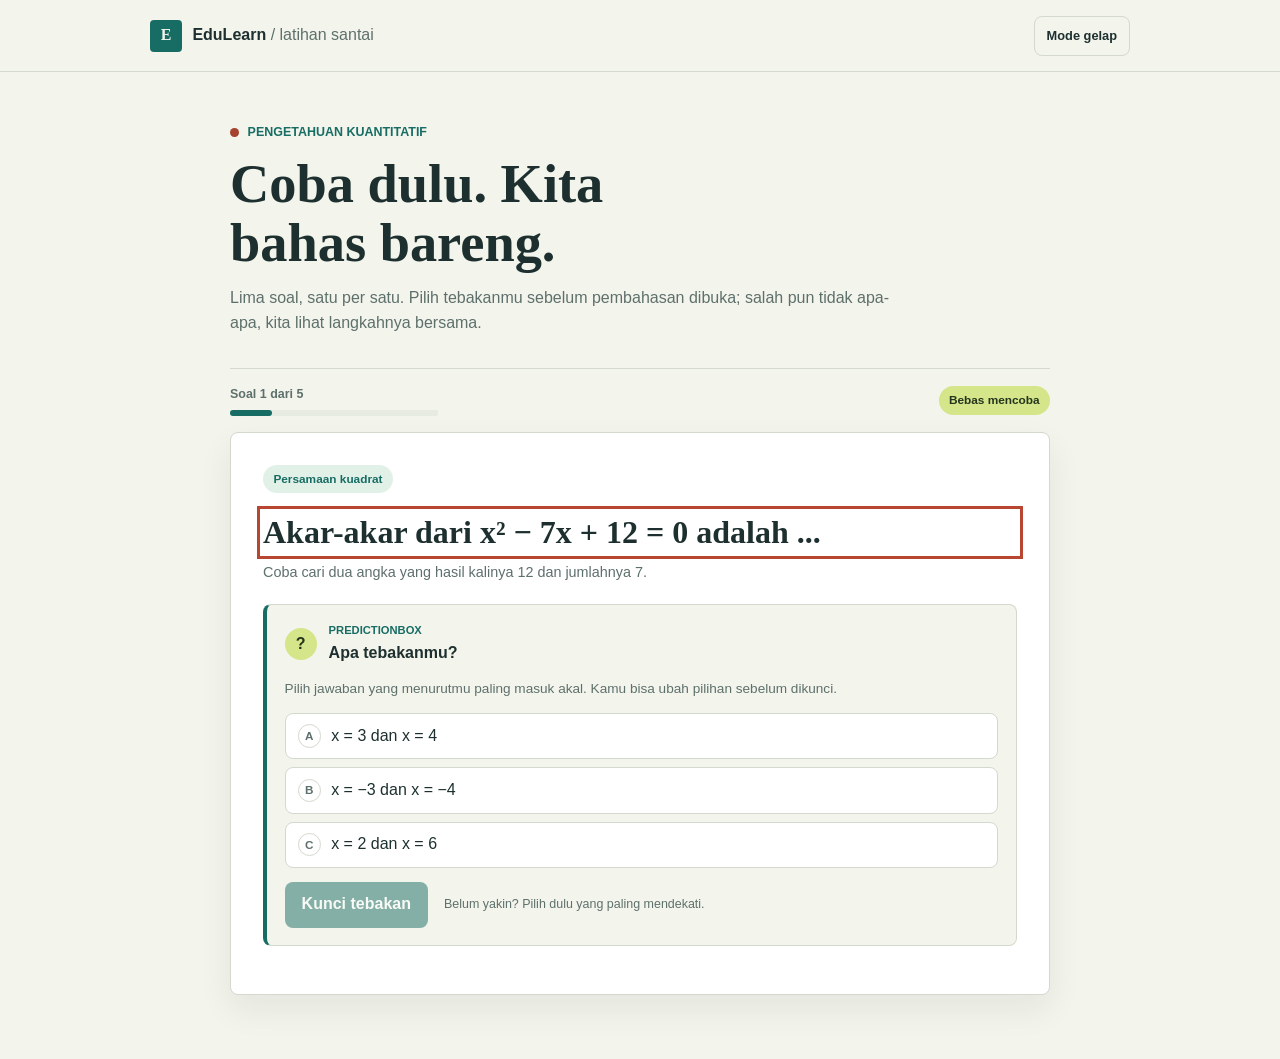
<file: latihan-santai.html>
<!DOCTYPE html>
<html lang="id" data-theme="light">
<head>
  <meta charset="UTF-8" />
  <meta name="viewport" content="width=device-width, initial-scale=1.0" />
  <meta name="theme-color" content="#f3f4ec" />
  <meta name="description" content="Coba lima soal PK dengan tebakan, petunjuk, dan pembahasan langsung." />
  <title>Latihan Santai PK | EduLearn</title>
  <link rel="stylesheet" href="latihan-santai.css" />
  <script src="latihan-santai.js" defer></script>
</head>
<body>
  <a class="skip-link" href="#main">Lewati ke latihan</a>
  <header class="practice-header">
    <a class="brand" href="index.html" aria-label="EduLearn, kembali ke halaman utama">
      <span class="brand-mark">E</span>
      <span>EduLearn <span class="brand-note">/ latihan santai</span></span>
    </a>
    <button class="theme-toggle" id="themeToggle" type="button" aria-pressed="false">Mode gelap</button>
  </header>

  <main class="practice-main" id="main">
    <section class="intro" aria-labelledby="pageTitle">
      <p class="eyebrow"><span class="eyebrow-mark" aria-hidden="true"></span> Pengetahuan Kuantitatif</p>
      <h1 id="pageTitle">Coba dulu. Kita bahas bareng.</h1>
      <p>Lima soal, satu per satu. Pilih tebakanmu sebelum pembahasan dibuka; salah pun tidak apa-apa, kita lihat langkahnya bersama.</p>
    </section>

    <section class="practice-shell" aria-label="Latihan lima soal">
      <div class="practice-topline">
        <div class="question-progress" aria-live="polite">
          <span class="progress-label" id="questionCounter">Soal 1 dari 5</span>
          <progress id="questionProgress" max="5" value="1">1 dari 5</progress>
        </div>
        <span class="session-badge">Bebas mencoba</span>
      </div>

      <article class="question-card" aria-labelledby="questionPrompt">
        <div class="question-meta">
          <span class="topic-badge" id="topicBadge">Persamaan kuadrat</span>
          <span class="recall-badge" id="recallBadge" hidden>Ingat lagi</span>
        </div>
        <h2 id="questionPrompt" tabindex="-1"></h2>
        <p class="question-context" id="questionContext"></p>

        <section class="prediction-box" aria-labelledby="predictionTitle">
          <div class="prediction-heading">
            <span class="prediction-icon" aria-hidden="true">?</span>
            <div>
              <p class="component-label">PredictionBox</p>
              <h3 id="predictionTitle">Apa tebakanmu?</h3>
            </div>
          </div>
          <p class="prediction-prompt">Pilih jawaban yang menurutmu paling masuk akal. Kamu bisa ubah pilihan sebelum dikunci.</p>
          <div class="answer-options" id="answerOptions" role="group" aria-label="Pilihan tebakan"></div>
          <div class="guess-actions">
            <button class="button button-primary" id="lockGuess" type="button" disabled>Kunci tebakan</button>
            <p class="guess-hint" id="guessHint" aria-live="polite">Belum yakin? Pilih dulu yang paling mendekati.</p>
          </div>
        </section>

        <section class="feedback-box" id="feedbackBox" aria-live="polite" hidden>
          <p class="feedback-status" id="feedbackStatus"></p>
          <p class="feedback-answer"><span>Jawaban</span><strong id="correctAnswer"></strong></p>
          <p class="feedback-explanation" id="feedbackExplanation"></p>
          <p class="feedback-nudge" id="feedbackNudge"></p>
        </section>

        <div class="question-actions">
          <button class="button button-outline" id="changeGuess" type="button" hidden>Ubah tebakan</button>
          <button class="button button-primary" id="nextQuestion" type="button" hidden>Lanjut soal</button>
        </div>
      </article>
    </section>

    <section class="completion-panel" id="completionPanel" aria-labelledby="completionTitle" hidden>
      <p class="eyebrow">Selesai satu putaran</p>
      <h2 id="completionTitle">Lima soal sudah dicoba.</h2>
      <p>Kamu bisa mengulangnya dan membandingkan cara berpikirmu. Tidak ada nilai yang perlu dikejar di sini.</p>
      <button class="button button-primary" id="restartPractice" type="button">Coba lagi</button>
    </section>
  </main>
</body>
</html>
</file>
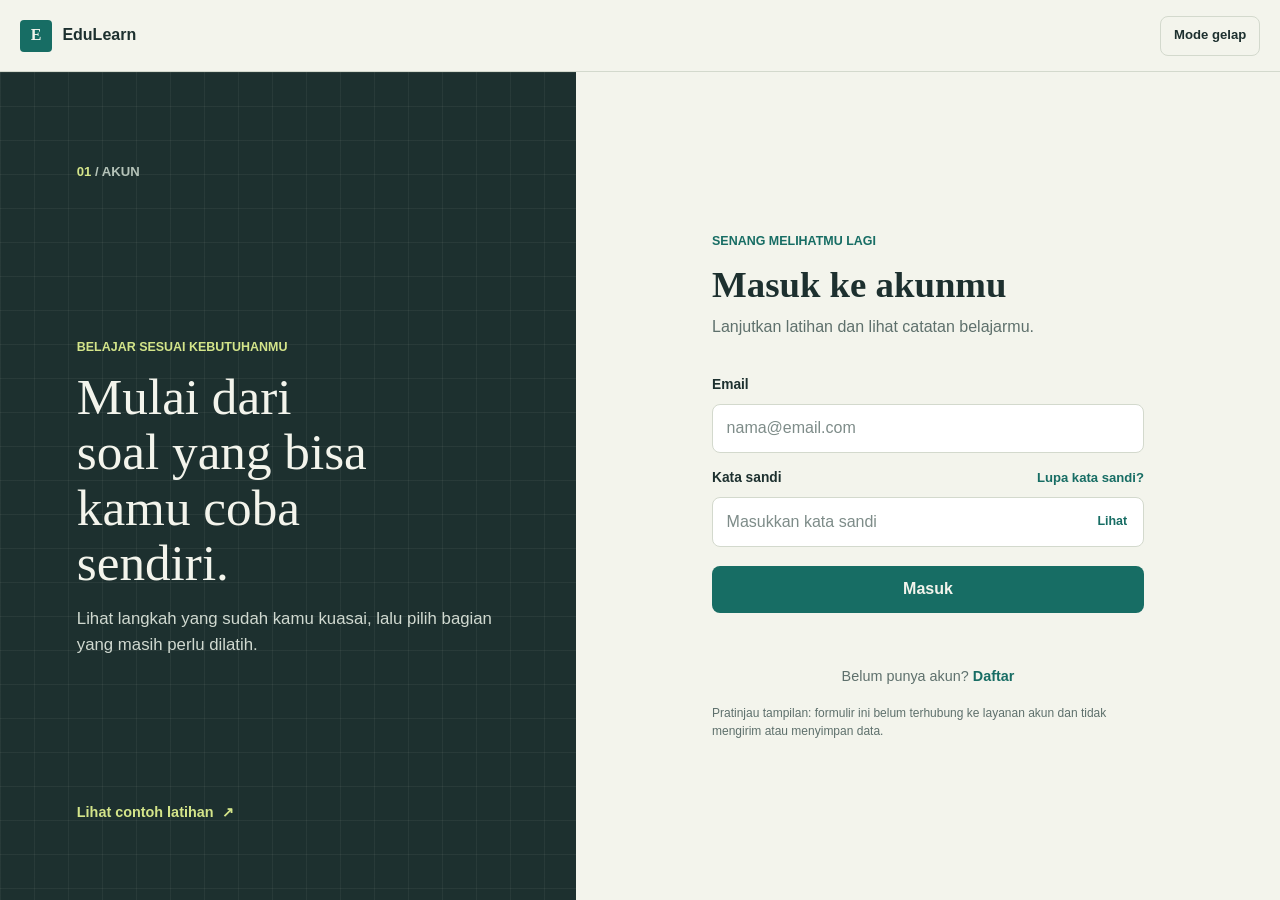
<file: masuk.html>
<!DOCTYPE html>
<html lang="id" data-theme="light">
<head>
  <meta charset="UTF-8" />
  <meta name="viewport" content="width=device-width, initial-scale=1.0" />
  <meta name="theme-color" content="#f3f4ec" />
  <title>Masuk | EduLearn</title>
  <link rel="stylesheet" href="auth.css" />
  <script src="auth.js" defer></script>
</head>
<body data-page="signin">
  <a class="skip-link" href="#main">Lewati ke konten</a>
  <header class="auth-header">
    <a class="brand" href="index.html" aria-label="EduLearn, halaman utama"><span class="brand-mark">E</span><span>EduLearn</span></a>
    <button class="theme-toggle" type="button" data-theme-toggle aria-pressed="false">Mode gelap</button>
  </header>

  <main class="auth-layout" id="main">
    <aside class="auth-aside">
      <p class="aside-index">01 <span>/ AKUN</span></p>
      <div>
        <p class="eyebrow">Belajar sesuai kebutuhanmu</p>
        <h1>Mulai dari soal yang bisa kamu coba sendiri.</h1>
        <p class="aside-copy">Lihat langkah yang sudah kamu kuasai, lalu pilih bagian yang masih perlu dilatih.</p>
      </div>
      <a class="aside-link" href="index.html">Lihat contoh latihan <span aria-hidden="true">↗</span></a>
    </aside>

    <section class="auth-main" aria-labelledby="form-title">
      <div class="auth-form-wrap">
        <p class="eyebrow">Senang melihatmu lagi</p>
        <h2 id="form-title">Masuk ke akunmu</h2>
        <p class="form-intro">Lanjutkan latihan dan lihat catatan belajarmu.</p>

        <form class="auth-form" data-demo-auth novalidate>
          <label class="field-label" for="signinEmail">Email</label>
          <input class="text-input" id="signinEmail" name="email" type="email" autocomplete="email" placeholder="nama@email.com" required />

          <div class="field-heading">
            <label class="field-label" for="signinPassword">Kata sandi</label>
            <a class="quiet-link" href="#signinNote">Lupa kata sandi?</a>
          </div>
          <div class="password-field">
            <input class="text-input" id="signinPassword" name="password" type="password" autocomplete="current-password" placeholder="Masukkan kata sandi" required minlength="8" />
            <button class="password-toggle" type="button" data-password-toggle="signinPassword" aria-label="Tampilkan kata sandi">Lihat</button>
          </div>

          <button class="button button-primary auth-submit" type="submit">Masuk</button>
          <p class="form-status" data-auth-status aria-live="polite"></p>
        </form>

        <p class="auth-switch">Belum punya akun? <a href="daftar.html">Daftar</a></p>
        <p class="preview-note" id="signinNote">Pratinjau tampilan: formulir ini belum terhubung ke layanan akun dan tidak mengirim atau menyimpan data.</p>
      </div>
    </section>
  </main>
</body>
</html>
</file>
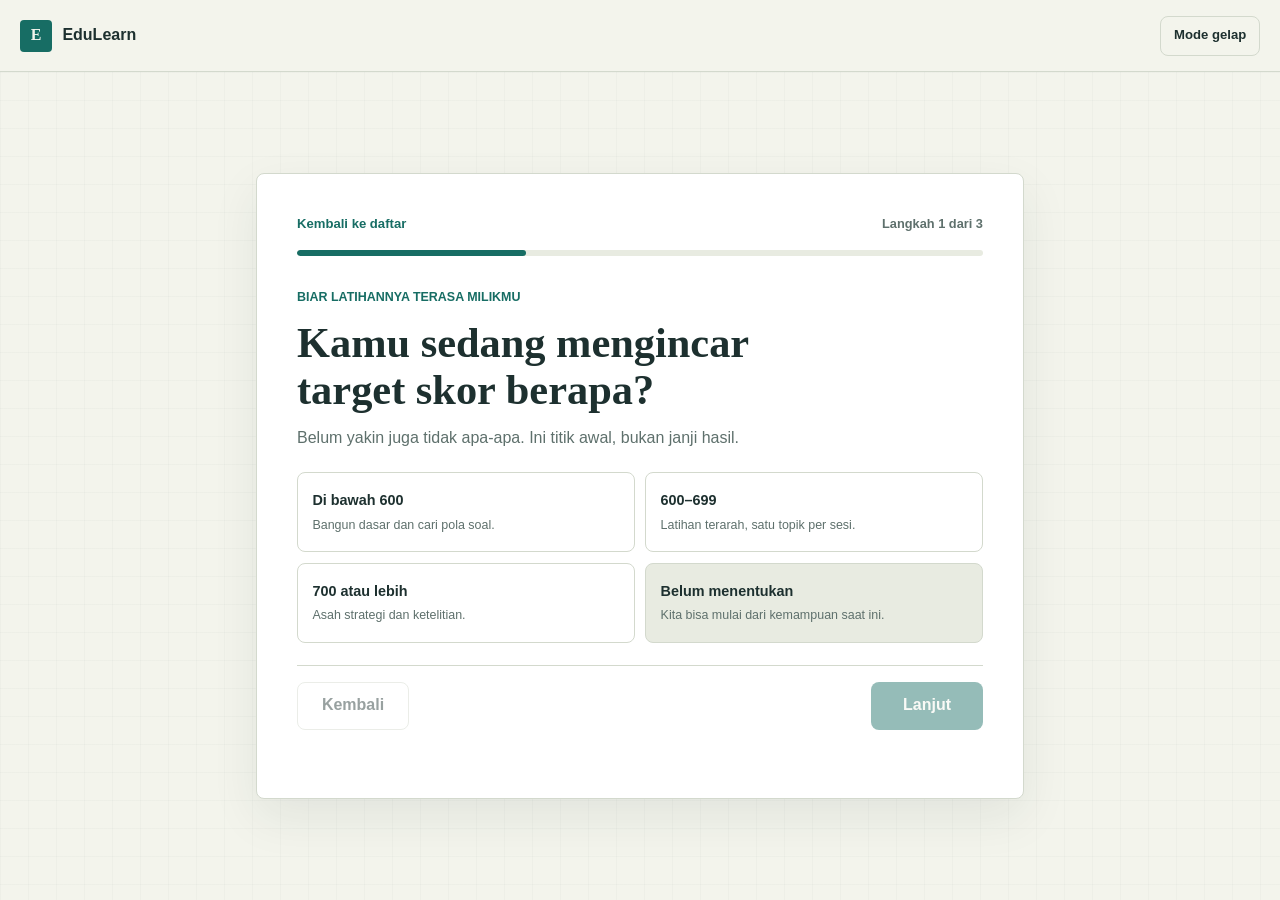
<file: onboarding.html>
<!DOCTYPE html>
<html lang="id" data-theme="light">
<head>
  <meta charset="UTF-8" />
  <meta name="viewport" content="width=device-width, initial-scale=1.0" />
  <meta name="theme-color" content="#f3f4ec" />
  <title>Rencana Belajar | EduLearn</title>
  <link rel="stylesheet" href="auth.css" />
  <script src="auth.js" defer></script>
</head>
<body data-page="onboarding">
  <a class="skip-link" href="#main">Lewati ke konten</a>
  <header class="auth-header">
    <a class="brand" href="index.html" aria-label="EduLearn, halaman utama"><span class="brand-mark">E</span><span>EduLearn</span></a>
    <button class="theme-toggle" type="button" data-theme-toggle aria-pressed="false">Mode gelap</button>
  </header>

  <main class="onboarding-layout" id="main">
    <div class="onboarding-shell" id="onboardingFlow">
      <div class="onboarding-topline">
        <a class="quiet-link" href="daftar.html">Kembali ke daftar</a>
        <span class="step-count" id="stepCount" aria-live="polite">Langkah 1 dari 3</span>
      </div>
      <div class="step-track" aria-hidden="true"><span id="stepProgress"></span></div>

      <div class="onboarding-conversation" id="onboardingSteps">
        <section class="conversation-step" data-step-panel="1" aria-labelledby="onboarding-title">
          <p class="eyebrow">Biar latihannya terasa milikmu</p>
          <h1 id="onboarding-title">Kamu sedang mengincar target skor berapa?</h1>
          <p class="conversation-prompt">Belum yakin juga tidak apa-apa. Ini titik awal, bukan janji hasil.</p>
          <div class="conversation-choices" role="group" aria-label="Pilih target skor">
            <button class="conversation-choice" type="button" data-answer-group="score" data-answer="Di bawah 600" aria-pressed="false"><strong>Di bawah 600</strong><span>Bangun dasar dan cari pola soal.</span></button>
            <button class="conversation-choice" type="button" data-answer-group="score" data-answer="600–699" aria-pressed="false"><strong>600–699</strong><span>Latihan terarah, satu topik per sesi.</span></button>
            <button class="conversation-choice" type="button" data-answer-group="score" data-answer="700 atau lebih" aria-pressed="false"><strong>700 atau lebih</strong><span>Asah strategi dan ketelitian.</span></button>
            <button class="conversation-choice choice-quiet" type="button" data-answer-group="score" data-answer="Belum menentukan" aria-pressed="false"><strong>Belum menentukan</strong><span>Kita bisa mulai dari kemampuan saat ini.</span></button>
          </div>
        </section>

        <section class="conversation-step" data-step-panel="2" aria-labelledby="weak-title" hidden>
          <p class="eyebrow">Langkah 2 / 3</p>
          <h2 id="weak-title" tabindex="-1">Topik PK mana yang paling ingin kamu kuatkan?</h2>
          <p class="conversation-prompt">Pilih yang sering bikin berhenti lama. Kita mulai dari sana.</p>
          <div class="conversation-choices topic-choices" role="group" aria-label="Pilih topik yang ingin diperkuat">
            <button class="conversation-choice" type="button" data-answer-group="topic" data-answer="Aljabar dan bilangan" aria-pressed="false"><strong>Aljabar dan bilangan</strong><span>Operasi, bentuk aljabar, dan pola bilangan.</span></button>
            <button class="conversation-choice" type="button" data-answer-group="topic" data-answer="Fungsi dan persamaan" aria-pressed="false"><strong>Fungsi dan persamaan</strong><span>Relasi, fungsi, persamaan, dan akar.</span></button>
            <button class="conversation-choice" type="button" data-answer-group="topic" data-answer="Geometri dan pengukuran" aria-pressed="false"><strong>Geometri dan pengukuran</strong><span>Bentuk, ukuran, dan hubungan ruang.</span></button>
            <button class="conversation-choice" type="button" data-answer-group="topic" data-answer="Statistika dan peluang" aria-pressed="false"><strong>Statistika dan peluang</strong><span>Membaca data dan memperkirakan kemungkinan.</span></button>
          </div>
        </section>

        <section class="conversation-step" data-step-panel="3" aria-labelledby="schedule-title" hidden>
          <p class="eyebrow">Langkah 3 / 3</p>
          <h2 id="schedule-title" tabindex="-1">Kapan waktu latihan yang realistis buatmu?</h2>
          <p class="conversation-prompt">Pilih ritme yang kira-kira bisa dijaga. Nanti bisa kamu sesuaikan.</p>
          <div class="conversation-choices schedule-choices" role="group" aria-label="Pilih jadwal latihan">
            <button class="conversation-choice" type="button" data-answer-group="schedule" data-answer="Senin, Rabu, Jumat · 19.00" aria-pressed="false"><strong>Senin, Rabu, Jumat</strong><span>19.00 · sekitar 20 menit</span></button>
            <button class="conversation-choice" type="button" data-answer-group="schedule" data-answer="Selasa, Kamis, Sabtu · 19.00" aria-pressed="false"><strong>Selasa, Kamis, Sabtu</strong><span>19.00 · sekitar 20 menit</span></button>
            <button class="conversation-choice" type="button" data-answer-group="schedule" data-answer="Sabtu dan Minggu · 10.00" aria-pressed="false"><strong>Sabtu dan Minggu</strong><span>10.00 · sekitar 30 menit</span></button>
          </div>
        </section>
      </div>

      <section class="plan-summary" id="planSummary" aria-labelledby="summary-title" hidden>
        <p class="eyebrow">Rencana awalmu</p>
        <h2 id="summary-title">Oke, kita punya titik mulai.</h2>
        <p class="summary-intro">Ini bukan patokan tetap. Kamu bisa mengubahnya saat kebutuhanmu berubah.</p>
        <dl class="summary-list">
          <div><dt>Target skor</dt><dd id="summaryScore"></dd></div>
          <div><dt>Topik yang dipilih</dt><dd id="summaryTopic"></dd></div>
          <div><dt>Waktu latihan</dt><dd id="summarySchedule"></dd></div>
        </dl>
        <p class="preview-note">Pilihan ini hanya tersimpan selama pratinjau dibuka. Belum ditautkan ke akun.</p>
        <a class="button button-primary summary-cta" href="index.html#latihan">Lihat latihan</a>
        <button class="text-button" type="button" id="editPlan">Ubah jawaban</button>
      </section>

      <div class="onboarding-actions" id="onboardingActions">
        <button class="button button-outline" type="button" id="previousStep" disabled>Kembali</button>
        <button class="button button-primary" type="button" id="nextStep" disabled>Lanjut</button>
      </div>
      <p class="onboarding-status" id="onboardingStatus" aria-live="polite"></p>
    </div>
  </main>
</body>
</html>
</file>
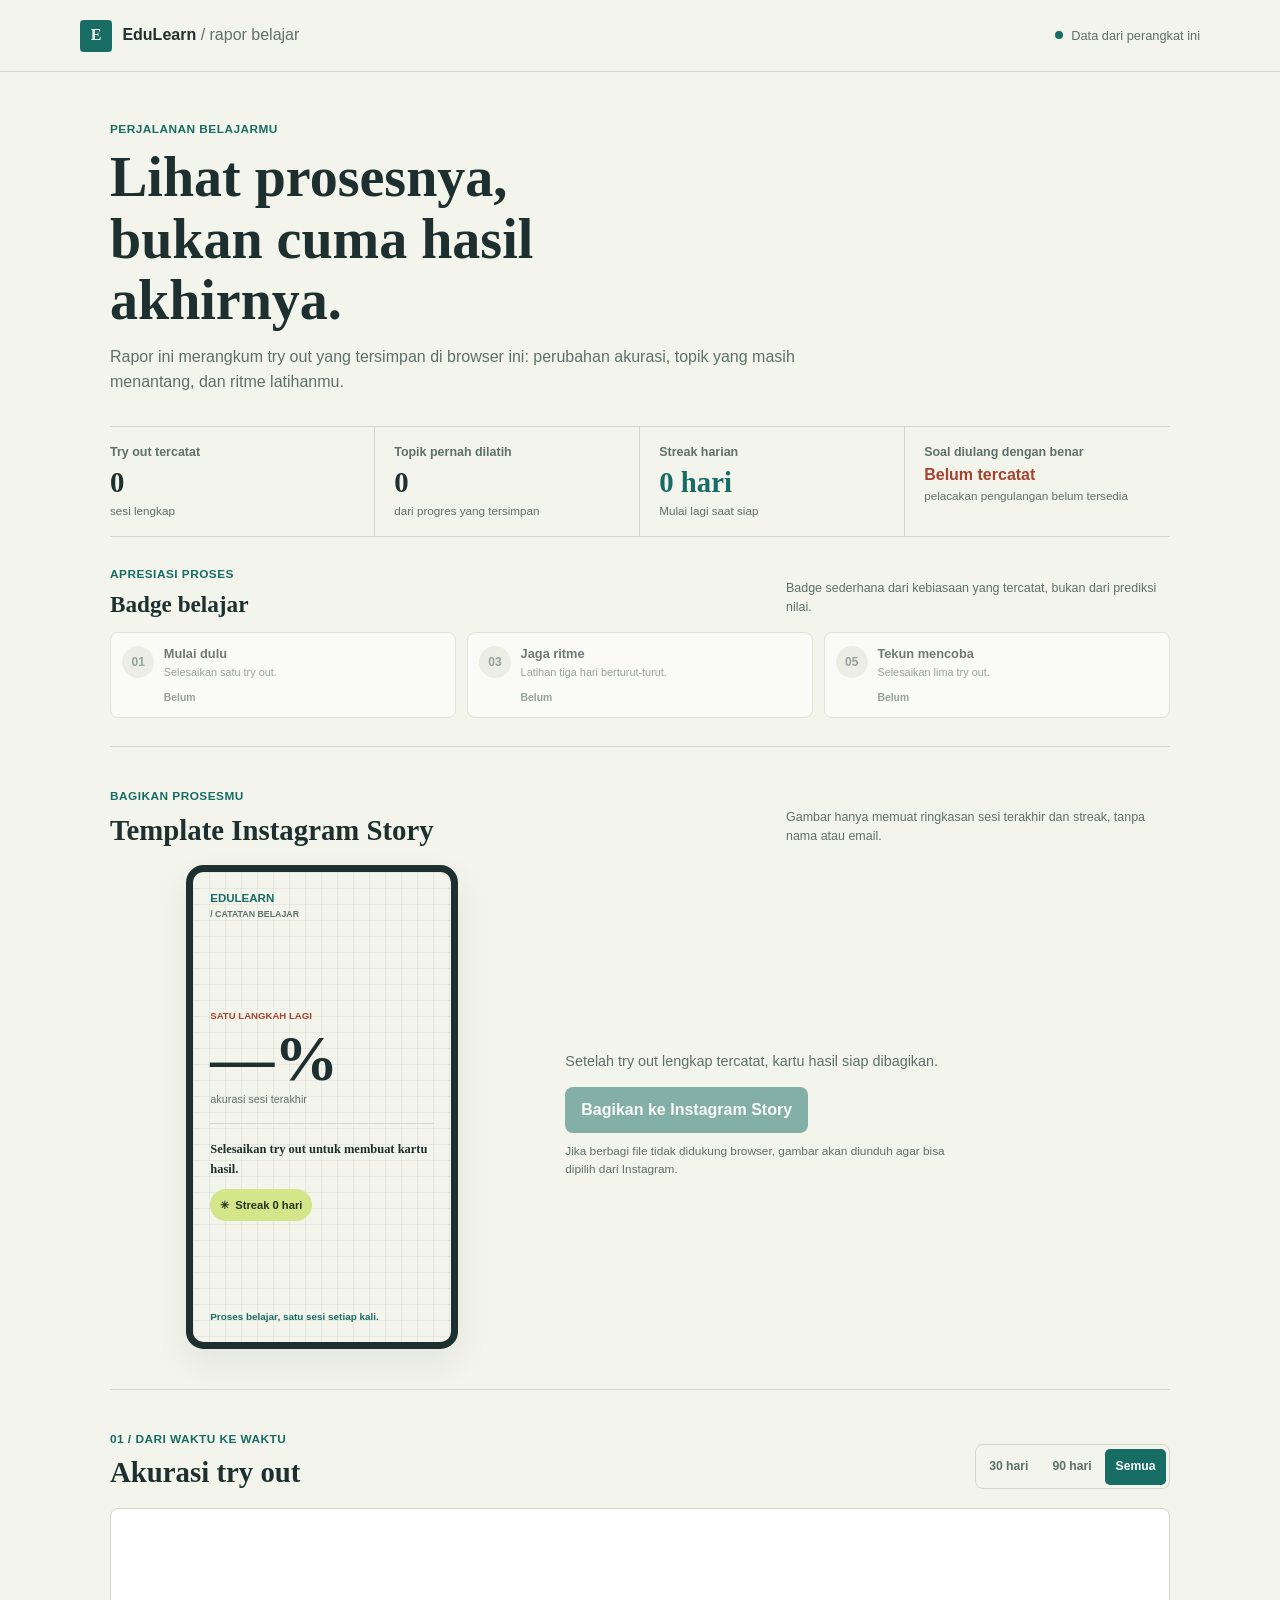
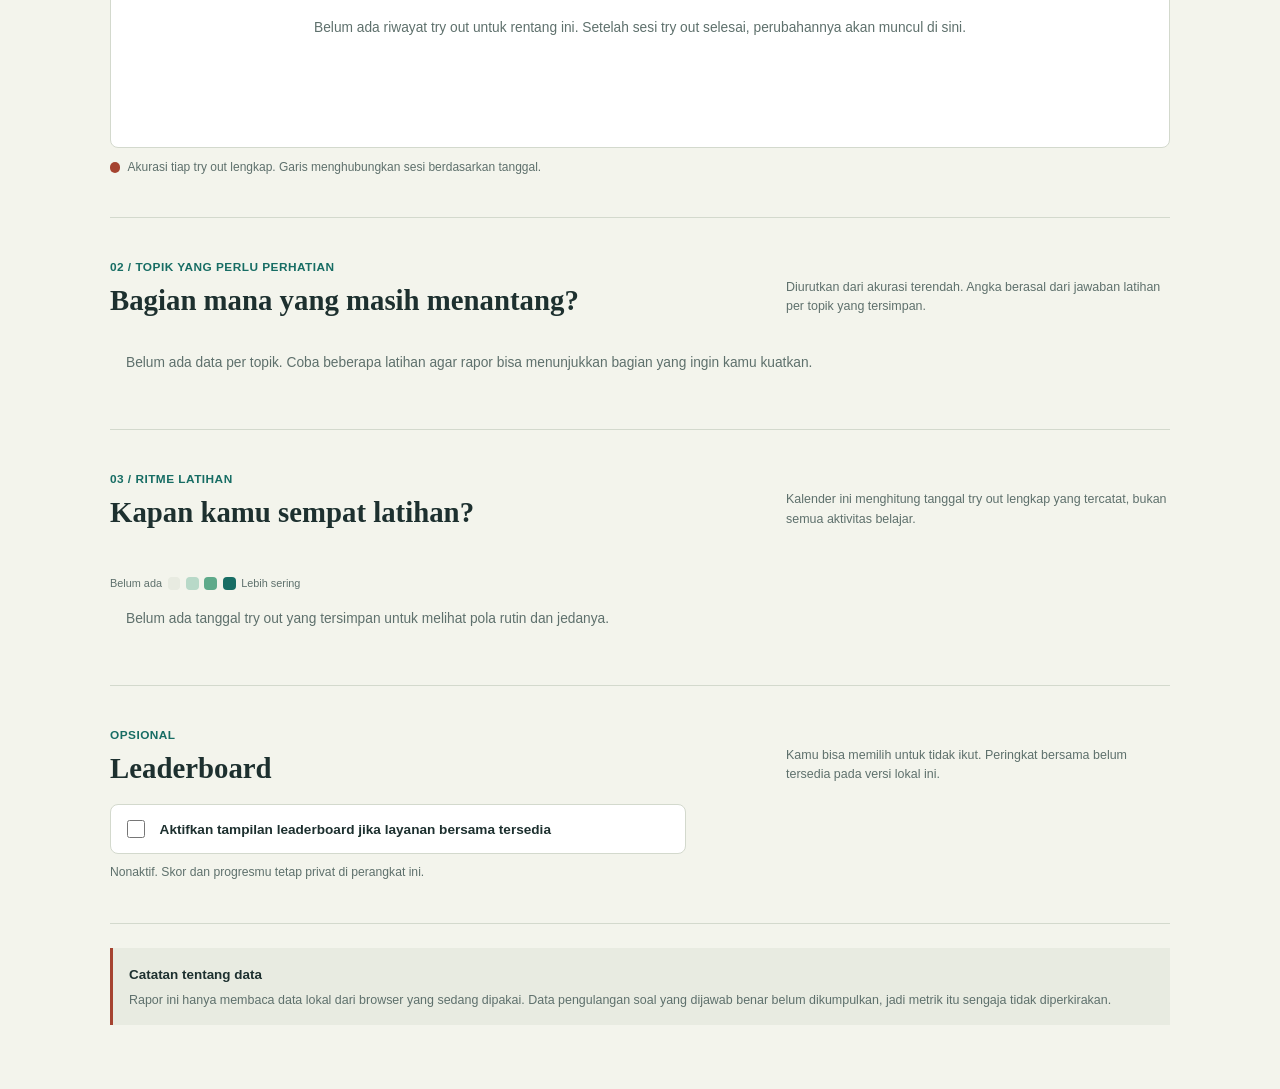
<file: rapor.html>
<!DOCTYPE html>
<html lang="id">
<head>
  <meta charset="UTF-8" />
  <meta name="viewport" content="width=device-width, initial-scale=1.0" />
  <meta name="theme-color" content="#f3f4ec" />
  <meta name="description" content="Rapor belajar dari riwayat try out dan latihan yang tersimpan di perangkat." />
  <title>Rapor Belajar | EduLearn</title>
  <link rel="stylesheet" href="rapor.css" />
  <script src="rapor.js" defer></script>
</head>
<body>
  <a class="skip-link" href="#main">Lewati ke rapor</a>
  <header class="report-header">
    <a class="brand" href="index.html" aria-label="EduLearn, kembali ke beranda">
      <span class="brand-mark">E</span>
      <span>EduLearn <span class="brand-note">/ rapor belajar</span></span>
    </a>
    <span class="privacy-note"><span aria-hidden="true"></span> Data dari perangkat ini</span>
  </header>

  <main class="report-main" id="main">
    <section class="report-intro" aria-labelledby="reportTitle">
      <p class="eyebrow">Perjalanan belajarmu</p>
      <h1 id="reportTitle">Lihat prosesnya, bukan cuma hasil akhirnya.</h1>
      <p>Rapor ini merangkum try out yang tersimpan di browser ini: perubahan akurasi, topik yang masih menantang, dan ritme latihanmu.</p>
    </section>

    <section class="summary-strip" aria-label="Ringkasan aktivitas">
      <div class="summary-item">
        <span class="summary-label">Try out tercatat</span>
        <strong id="examCount">—</strong>
        <span class="summary-detail">sesi lengkap</span>
      </div>
      <div class="summary-item">
        <span class="summary-label">Topik pernah dilatih</span>
        <strong id="topicCount">—</strong>
        <span class="summary-detail">dari progres yang tersimpan</span>
      </div>
      <div class="summary-item streak-metric">
        <span class="summary-label">Streak harian</span>
        <strong id="currentStreak">0 hari</strong>
        <span class="summary-detail" id="streakStatus">Berdasarkan try out lengkap</span>
      </div>
      <div class="summary-item repeat-metric">
        <span class="summary-label">Soal diulang dengan benar</span>
        <strong id="repeatCorrectCount">Belum tercatat</strong>
        <span class="summary-detail">pelacakan pengulangan belum tersedia</span>
      </div>
    </section>

    <section class="report-section badges-section" aria-labelledby="badgesTitle">
      <div class="section-heading">
        <div>
          <p class="eyebrow">Apresiasi proses</p>
          <h2 id="badgesTitle">Badge belajar</h2>
        </div>
        <p class="section-aside">Badge sederhana dari kebiasaan yang tercatat, bukan dari prediksi nilai.</p>
      </div>
      <div class="badge-list" id="badgeList"></div>
    </section>

    <section class="report-section share-section" aria-labelledby="shareTitle">
      <div class="section-heading">
        <div>
          <p class="eyebrow">Bagikan prosesmu</p>
          <h2 id="shareTitle">Template Instagram Story</h2>
        </div>
        <p class="section-aside">Gambar hanya memuat ringkasan sesi terakhir dan streak, tanpa nama atau email.</p>
      </div>
      <div class="share-layout">
        <div class="story-template" id="storyTemplate" aria-label="Pratinjau template hasil try out untuk Instagram Story">
          <span class="story-brand">EDULEARN <span>/ CATATAN BELAJAR</span></span>
          <span class="story-overline">SATU LANGKAH LAGI</span>
          <strong class="story-accuracy" id="storyAccuracy">—%</strong>
          <span class="story-caption">akurasi sesi terakhir</span>
          <span class="story-divider"></span>
          <span class="story-date" id="storyDate">Selesaikan try out untuk membuat kartu hasil.</span>
          <span class="story-streak"><span aria-hidden="true">✳</span> <span id="storyStreak">Streak 0 hari</span></span>
          <span class="story-footer">Proses belajar, satu sesi setiap kali.</span>
        </div>
        <div class="share-actions">
          <p id="shareStatus" aria-live="polite">Setelah try out lengkap tercatat, kartu hasil siap dibagikan.</p>
          <button class="share-button" id="shareStory" type="button" disabled>Bagikan ke Instagram Story</button>
          <span class="share-hint">Jika berbagi file tidak didukung browser, gambar akan diunduh agar bisa dipilih dari Instagram.</span>
        </div>
      </div>
    </section>

    <section class="report-section progress-section" aria-labelledby="progressTitle">
      <div class="section-heading">
        <div>
          <p class="eyebrow">01 / Dari waktu ke waktu</p>
          <h2 id="progressTitle">Akurasi try out</h2>
        </div>
        <div class="period-switch" role="group" aria-label="Rentang waktu grafik">
          <button type="button" data-period="30">30 hari</button>
          <button type="button" data-period="90">90 hari</button>
          <button type="button" data-period="all" aria-pressed="true">Semua</button>
        </div>
      </div>
      <div class="chart-frame" id="progressChartFrame">
        <svg id="progressChart" viewBox="0 0 760 300" role="img" aria-labelledby="chartTitle chartDescription"></svg>
        <p class="empty-state" id="chartEmpty" hidden>Belum ada riwayat try out untuk rentang ini. Setelah sesi try out selesai, perubahannya akan muncul di sini.</p>
      </div>
      <p class="chart-caption"><span class="chart-legend" aria-hidden="true"></span>Akurasi tiap try out lengkap. Garis menghubungkan sesi berdasarkan tanggal.</p>
    </section>

    <section class="report-section weakness-section" aria-labelledby="weaknessTitle">
      <div class="section-heading">
        <div>
          <p class="eyebrow">02 / Topik yang perlu perhatian</p>
          <h2 id="weaknessTitle">Bagian mana yang masih menantang?</h2>
        </div>
        <p class="section-aside">Diurutkan dari akurasi terendah. Angka berasal dari jawaban latihan per topik yang tersimpan.</p>
      </div>
      <div class="weakness-list" id="weaknessList"></div>
      <p class="empty-state" id="weaknessEmpty" hidden>Belum ada data per topik. Coba beberapa latihan agar rapor bisa menunjukkan bagian yang ingin kamu kuatkan.</p>
    </section>

    <section class="report-section rhythm-section" aria-labelledby="rhythmTitle">
      <div class="section-heading">
        <div>
          <p class="eyebrow">03 / Ritme latihan</p>
          <h2 id="rhythmTitle">Kapan kamu sempat latihan?</h2>
        </div>
        <p class="section-aside">Kalender ini menghitung tanggal try out lengkap yang tercatat, bukan semua aktivitas belajar.</p>
      </div>
      <div class="rhythm-summary" id="rhythmSummary" aria-live="polite"></div>
      <div class="activity-calendar" id="activityCalendar" role="group" aria-label="Aktivitas try out harian selama delapan minggu terakhir"></div>
      <div class="calendar-legend" role="group" aria-label="Jumlah try out">
        <span>Belum ada</span><i class="activity-cell level-0" aria-label="0 try out"></i><i class="activity-cell level-1" aria-label="1 try out"></i><i class="activity-cell level-2" aria-label="2 try out"></i><i class="activity-cell level-3" aria-label="3 atau lebih try out"></i><span>Lebih sering</span>
      </div>
      <p class="empty-state" id="rhythmEmpty" hidden>Belum ada tanggal try out yang tersimpan untuk melihat pola rutin dan jedanya.</p>
    </section>

    <section class="report-section leaderboard-section" aria-labelledby="leaderboardTitle">
      <div class="section-heading">
        <div>
          <p class="eyebrow">Opsional</p>
          <h2 id="leaderboardTitle">Leaderboard</h2>
        </div>
        <p class="section-aside">Kamu bisa memilih untuk tidak ikut. Peringkat bersama belum tersedia pada versi lokal ini.</p>
      </div>
      <label class="leaderboard-optin">
        <input id="leaderboardOptIn" type="checkbox" />
        <span>Aktifkan tampilan leaderboard jika layanan bersama tersedia</span>
      </label>
      <p class="leaderboard-status" id="leaderboardStatus" aria-live="polite"></p>
    </section>

    <aside class="report-note">
      <strong>Catatan tentang data</strong>
      <p>Rapor ini hanya membaca data lokal dari browser yang sedang dipakai. Data pengulangan soal yang dijawab benar belum dikumpulkan, jadi metrik itu sengaja tidak diperkirakan.</p>
    </aside>
  </main>
</body>
</html>
</file>
<file: style.css>
﻿:root {
  --bg: #f4f7ff;
  --surface: #ffffff;
  --surface-soft: #edf3ff;
  --primary: #4f46e5;
  --primary-dark: #312e81;
  --accent: #22c55e;
  --warning: #f59e0b;
  --danger: #ef4444;
  --text: #1f2937;
  --muted: #667085;
  --border: rgba(31, 41, 55, 0.08);
  --shadow: 0 20px 50px rgba(79, 70, 229, 0.12);
}

body[data-theme="dark"] {
  --bg: #091120;
  --surface: #101c2f;
  --surface-soft: #12233b;
  --primary: #8b5cf6;
  --primary-dark: #d4c4ff;
  --accent: #34d399;
  --warning: #fbbf24;
  --danger: #f87171;
  --text: #ebf1ff;
  --muted: #b3c2d9;
  --border: rgba(148, 163, 184, 0.2);
  --shadow: 0 24px 60px rgba(15, 23, 42, 0.5);
}

* { box-sizing: border-box; }
html { scroll-behavior: smooth; }
body {
  margin: 0;
  font-family: "Segoe UI", Tahoma, Geneva, Verdana, sans-serif;
  background: linear-gradient(180deg, #f7faff 0%, #edf3ff 100%);
  color: var(--text);
  line-height: 1.6;
  transition: background 0.2s ease, color 0.2s ease;
}

body[data-theme="dark"] {
  background: linear-gradient(180deg, #0a1220 0%, #0f1b2d 100%);
}

body[data-theme="dark"] .topbar {
  background: rgba(9, 17, 32, 0.82);
  border-bottom-color: rgba(148, 163, 184, 0.18);
}

body[data-theme="dark"] .nav-links,
body[data-theme="dark"] .nav-actions,
body[data-theme="dark"] .footer-inner,
body[data-theme="dark"] .footer-links,
body[data-theme="dark"] .panel-header,
body[data-theme="dark"] .promo-meta,
body[data-theme="dark"] .progress-content small,
body[data-theme="dark"] .schedule li,
body[data-theme="dark"] .topic-card p,
body[data-theme="dark"] .topic-meta,
body[data-theme="dark"] .detail-subtitle,
body[data-theme="dark"] .detail-section p,
body[data-theme="dark"] .formula-card p,
body[data-theme="dark"] .example-card p,
body[data-theme="dark"] .example-card li,
body[data-theme="dark"] .question-visual small,
body[data-theme="dark"] .result-summary,
body[data-theme="dark"] .mistake-item p,
body[data-theme="dark"] .progress-row .label,
body[data-theme="dark"] .progress-metrics,
body[data-theme="dark"] .summary-stat span,
body[data-theme="dark"] .metric span,
body[data-theme="dark"] .promo-tag,
body[data-theme="dark"] .schedule strong,
body[data-theme="dark"] .field-group label,
body[data-theme="dark"] .toggle-row span,
body[data-theme="dark"] .option-btn,
body[data-theme="dark"] .field-group input,
body[data-theme="dark"] .field-group textarea,
body[data-theme="dark"] .field-group select,
body[data-theme="dark"] .settings-group label,
body[data-theme="dark"] .settings-group span,
body[data-theme="dark"] .settings-close,
body[data-theme="dark"] .theme-btn,
body[data-theme="dark"] .nav-links a,
body[data-theme="dark"] .footer-links a {
  color: var(--text);
}

body[data-theme="dark"] .nav-links {
  color: var(--muted);
}

body[data-theme="dark"] .menu-toggle,
body[data-theme="dark"] .settings-group select,
body[data-theme="dark"] .theme-btn,
body[data-theme="dark"] .field-group input,
body[data-theme="dark"] .field-group textarea,
body[data-theme="dark"] .field-group select,
body[data-theme="dark"] .timer-adjust,
body[data-theme="dark"] .toggle-row,
body[data-theme="dark"] .metric,
body[data-theme="dark"] .panel-card,
body[data-theme="dark"] .promo-preview,
body[data-theme="dark"] .schedule li,
body[data-theme="dark"] .topic-list-panel,
body[data-theme="dark"] .topic-detail,
body[data-theme="dark"] .topic-card,
body[data-theme="dark"] .formula-card,
body[data-theme="dark"] .example-card,
body[data-theme="dark"] .quiz-box,
body[data-theme="dark"] .quiz-card,
body[data-theme="dark"] .result-box,
body[data-theme="dark"] .mistake-item,
body[data-theme="dark"] .progress-card,
body[data-theme="dark"] .summary-stat,
body[data-theme="dark"] .feedback-card,
body[data-theme="dark"] footer {
  background: rgba(16, 28, 47, 0.88);
  border-color: var(--border);
  color: var(--text);
}

body[data-theme="dark"] #latihan,
body[data-theme="dark"] .feedback-section {
  background: linear-gradient(180deg, rgba(16, 28, 47, 0.35), rgba(9, 17, 32, 0.12));
}

body[data-theme="dark"] .topic-card {
  background: linear-gradient(180deg, rgba(16, 28, 47, 0.9), rgba(19, 33, 52, 0.9));
  color: var(--text);
}

body[data-theme="dark"] .topic-card h3,
body[data-theme="dark"] .topic-card p,
body[data-theme="dark"] .topic-card .topic-meta,
body[data-theme="dark"] .topic-card .topic-tag,
body[data-theme="dark"] .formula-card,
body[data-theme="dark"] .formula-card h4,
body[data-theme="dark"] .formula-card p,
body[data-theme="dark"] .example-card,
body[data-theme="dark"] .example-card h4,
body[data-theme="dark"] .example-card p,
body[data-theme="dark"] .example-card li,
body[data-theme="dark"] .quiz-card,
body[data-theme="dark"] .quiz-card h3,
body[data-theme="dark"] .quiz-card p,
body[data-theme="dark"] .result-box,
body[data-theme="dark"] .result-box h3,
body[data-theme="dark"] .result-box p,
body[data-theme="dark"] .mistake-item,
body[data-theme="dark"] .mistake-item p,
body[data-theme="dark"] .summary-stat,
body[data-theme="dark"] .summary-stat strong,
body[data-theme="dark"] .summary-stat span,
body[data-theme="dark"] .feedback-card,
body[data-theme="dark"] .feedback-card p,
body[data-theme="dark"] .feedback-card label {
  color: var(--text);
}

body[data-theme="dark"] .formula-card,
body[data-theme="dark"] .example-card,
body[data-theme="dark"] .quiz-card,
body[data-theme="dark"] .result-box,
body[data-theme="dark"] .mistake-item,
body[data-theme="dark"] .summary-stat,
body[data-theme="dark"] .feedback-card {
  background: rgba(19, 33, 52, 0.9);
}

body[data-theme="dark"] .option-btn {
  background: rgba(19, 33, 52, 0.9);
  border-color: var(--border);
}

body[data-theme="dark"] .option-btn.correct {
  color: #bbf7d0;
}

body[data-theme="dark"] .option-btn.wrong {
  color: #fecaca;
}

body[data-theme="dark"] .option-btn.selected {
  color: #dbeafe;
}

body[data-theme="dark"] .question-limit-notice {
  color: #fef3c7;
}

body[data-theme="dark"] .progress-ring::before {
  background: rgba(16, 28, 47, 0.92);
}

body[data-theme="dark"] .progress-bar {
  background: rgba(148, 163, 184, 0.18);
}

body[data-theme="dark"] .schedule strong,
body[data-theme="dark"] .panel-status {
  color: #d1fae5;
}

body[data-theme="dark"] .btn-secondary,
body[data-theme="dark"] .btn-ghost,
body[data-theme="dark"] .menu-toggle,
body[data-theme="dark"] .theme-btn {
  background: rgba(18, 31, 48, 0.9);
  color: var(--text);
}

body[data-theme="dark"] .btn-secondary {
  border-color: rgba(148, 163, 184, 0.2);
}

body[data-theme="dark"] .btn-ghost,
body[data-theme="dark"] .menu-toggle {
  border-color: rgba(148, 163, 184, 0.18);
}

body[data-theme="dark"] .settings-close,
body[data-theme="dark"] .settings-group label,
body[data-theme="dark"] .settings-group span {
  color: var(--text);
}

a { color: inherit; text-decoration: none; }
button, input, select { font: inherit; }
.container { width: min(1200px, calc(100% - 2rem)); margin: 0 auto; }
.section { padding: 4rem 0; }
#latihan {
  background: linear-gradient(180deg, rgba(79, 70, 229, 0.03), rgba(255, 255, 255, 0.4));
  border-top: 1px solid rgba(79, 70, 229, 0.08);
  border-bottom: 1px solid rgba(79, 70, 229, 0.08);
}
.center { text-align: center; }

.topbar {
  position: sticky;
  top: 0;
  z-index: 20;
  background: rgba(244, 247, 255, 0.82);
  border-bottom: 1px solid rgba(31, 41, 55, 0.04);
  backdrop-filter: blur(16px);
}

.nav {
  display: flex;
  align-items: center;
  justify-content: space-between;
  flex-wrap: wrap;
  min-height: 78px;
  gap: 0.75rem 1.25rem;
}

.brand {
  display: inline-flex;
  align-items: center;
  gap: 0.7rem;
  font-weight: 800;
  letter-spacing: -0.04em;
}

.brand-mark {
  width: 2.1rem;
  height: 2.1rem;
  display: grid;
  place-items: center;
  border-radius: 16px;
  color: #fff;
  background: linear-gradient(135deg, var(--primary), #8b5cf6);
  box-shadow: 0 10px 24px rgba(79, 70, 229, 0.28);
}

.nav-links, .nav-actions {
  display: flex;
  align-items: center;
  gap: 1rem;
  flex-wrap: wrap;
}

.nav-links {
  color: var(--muted);
  font-weight: 600;
}

.nav-actions {
  margin-left: auto;
}

.nav-links a, .footer-links a {
  transition: color 0.2s ease;
}

.nav-links a:hover, .footer-links a:hover {
  color: var(--primary);
}

.menu-toggle {
  display: none;
  border: 0;
  background: #fff;
  color: var(--text);
  width: 2.8rem;
  height: 2.8rem;
  border-radius: 0.9rem;
  box-shadow: 0 8px 20px rgba(31, 41, 55, 0.08);
  cursor: pointer;
}

.settings-toggle {
  min-width: 6.5rem;
}

.settings-panel {
  position: fixed;
  top: 5.4rem;
  right: 1rem;
  z-index: 40;
  width: min(20rem, calc(100vw - 2rem));
  padding: 1rem;
  background: rgba(255,255,255,0.94);
  border: 1px solid var(--border);
  border-radius: 1.25rem;
  box-shadow: var(--shadow);
  backdrop-filter: blur(16px);
}

body[data-theme="dark"] .settings-panel {
  background: rgba(16, 28, 47, 0.95);
}

.settings-panel.hidden {
  display: none;
}

.settings-header {
  display: flex;
  align-items: center;
  justify-content: space-between;
  gap: 1rem;
  margin-bottom: 1rem;
}

.settings-header h3 {
  margin: 0;
  font-size: 1.1rem;
}

.settings-close {
  border: 0;
  background: transparent;
  color: var(--muted);
  font-size: 1.5rem;
  cursor: pointer;
}

.settings-group {
  display: flex;
  flex-direction: column;
  gap: 0.5rem;
  margin-top: 0.85rem;
}

.settings-group label,
.settings-group span {
  font-weight: 700;
}

.settings-group select,
.theme-btn {
  border: 1px solid var(--border);
  border-radius: 0.9rem;
  background: var(--surface);
  color: var(--text);
  padding: 0.7rem 0.9rem;
}

.theme-switch {
  display: flex;
  gap: 0.5rem;
}

.theme-btn {
  flex: 1;
  cursor: pointer;
  transition: all 0.2s ease;
}

.theme-btn.active {
  background: linear-gradient(135deg, var(--primary), #6d5efc);
  color: #fff;
  border-color: transparent;
}

.btn {
  display: inline-flex;
  align-items: center;
  justify-content: center;
  border-radius: 999px;
  border: 1px solid transparent;
  padding: 0.82rem 1.45rem;
  font-weight: 700;
  cursor: pointer;
  transition: transform 0.2s ease, box-shadow 0.2s ease;
}

.btn:hover, .btn:focus-visible {
  transform: translateY(-2px);
}

.btn-primary {
  background: linear-gradient(135deg, var(--primary), #6d5efc);
  color: #fff;
  box-shadow: 0 14px 28px rgba(79, 70, 229, 0.25);
}

.cta-link.active {
  background: #2563eb;
  border-color: #2563eb;
  color: #fff;
  box-shadow: 0 18px 32px rgba(79, 70, 229, 0.34);
  filter: brightness(1.04);
}

body[data-theme="dark"] .cta-link.active {
  background: #2563eb;
  border-color: #2563eb;
  color: #fff;
}

.btn-secondary {
  border-color: rgba(79, 70, 229, 0.14);
  background: rgba(255, 255, 255, 0.8);
  color: var(--text);
}

.btn-ghost {
  background: transparent;
  border-color: rgba(31, 41, 55, 0.08);
  color: var(--text);
}

.hero { padding: 4rem 0 2rem; }
.hero-grid {
  display: grid;
  grid-template-columns: 1fr;
  align-items: center;
  gap: 2rem;
}

.hero-copy {
  max-width: 860px;
  margin: 0 auto;
  text-align: center;
}

.eyebrow {
  display: inline-flex;
  margin-bottom: 1rem;
  padding: 0.45rem 0.8rem;
  border-radius: 999px;
  background: rgba(79, 70, 229, 0.08);
  color: var(--primary);
  font-size: 0.82rem;
  font-weight: 700;
  letter-spacing: 0.08em;
  text-transform: uppercase;
}

.hero-copy h1 {
  margin: 0;
  font-size: clamp(2.4rem, 4vw, 4.2rem);
  line-height: 1.05;
  letter-spacing: -0.05em;
}

.hero-copy p {
  margin: 1rem auto 0;
  max-width: 620px;
  font-size: 1.08rem;
  color: var(--muted);
}

.landing-hero {
  --landing-ink: #1d302f;
  --landing-paper: #f3f4ec;
  --landing-card: #ffffff;
  --landing-card-ink: #1d302f;
  --landing-card-muted: #5e706c;
  --landing-line: #d3d9cd;
  --landing-teal: #176d64;
  --landing-coral: #a54330;
  --landing-lime: #d4e58a;
  --landing-correct: #e2f1e8;
  --landing-incorrect: #f8e6df;
  padding: 4.5rem 0;
  background-color: var(--landing-ink);
  background-image: linear-gradient(rgba(243, 244, 236, 0.055) 1px, transparent 1px), linear-gradient(90deg, rgba(243, 244, 236, 0.055) 1px, transparent 1px);
  background-size: 34px 34px;
  color: var(--landing-paper);
}

body[data-theme="dark"] .landing-hero {
  --landing-ink: #172422;
  --landing-paper: #edf2e8;
  --landing-card: #202e2a;
  --landing-card-ink: #edf2e8;
  --landing-card-muted: #b5c3b9;
  --landing-line: #465a51;
  --landing-teal: #81c9b4;
  --landing-coral: #f09b7d;
  --landing-lime: #bace75;
  --landing-correct: #274438;
  --landing-incorrect: #4a302d;
}

.landing-hero .hero-grid {
  grid-template-columns: minmax(0, 1fr) minmax(19rem, 0.9fr);
  align-items: center;
  gap: 3rem;
}

.landing-hero .landing-copy {
  max-width: none;
  margin: 0;
  text-align: left;
}

.landing-eyebrow {
  display: inline-flex;
  margin-bottom: 1rem;
  padding: 0.35rem 0.7rem;
  border-radius: 999px;
  background: var(--landing-lime);
  color: #25341d;
  font-size: 0.78rem;
  font-weight: 800;
  text-transform: uppercase;
}

.landing-hero .landing-copy h1 {
  max-width: 13ch;
  margin: 0;
  color: var(--landing-paper);
  font-family: Cambria, Georgia, serif;
  font-size: 3rem;
  font-weight: 600;
  letter-spacing: 0;
  line-height: 1.12;
}

.landing-hero .landing-copy > p:not(.landing-eyebrow) {
  max-width: 34rem;
  margin: 1.1rem 0 0;
  color: rgba(243, 244, 236, 0.82);
  font-family: "Trebuchet MS", "Avenir Next", sans-serif;
  font-size: 1.05rem;
}

.landing-hero .cta-group {
  justify-content: flex-start;
  gap: 0.75rem;
  margin-top: 1.6rem;
}

.landing-hero .btn-primary {
  border-radius: 8px;
  background: var(--landing-teal);
  box-shadow: none;
  color: var(--landing-paper);
}

.landing-hero .btn-primary:hover,
.landing-hero .btn-primary:focus-visible {
  background: var(--landing-paper);
  color: var(--landing-ink);
}

.landing-hero .btn-secondary {
  border-color: rgba(243, 244, 236, 0.35);
  border-radius: 8px;
  background: transparent;
  color: var(--landing-paper);
}

.landing-hero .btn-secondary:hover,
.landing-hero .btn-secondary:focus-visible {
  background: rgba(243, 244, 236, 0.1);
}

body[data-theme="dark"] .landing-hero .btn-secondary {
  border-color: rgba(237, 242, 232, 0.4);
  color: var(--landing-paper);
}

.landing-card {
  min-width: 0;
  padding: 1.5rem;
  border: 1px solid var(--landing-line);
  border-top: 4px solid var(--landing-coral);
  border-radius: 8px;
  background: var(--landing-card);
  box-shadow: 0 18px 42px rgba(0, 0, 0, 0.18);
  color: var(--landing-card-ink);
}

.landing-card-topline {
  display: flex;
  align-items: center;
  justify-content: space-between;
  gap: 0.75rem;
  margin-bottom: 1.1rem;
}

.landing-badge {
  display: inline-flex;
  align-items: center;
  min-height: 1.8rem;
  padding: 0.25rem 0.65rem;
  border-radius: 999px;
  background: var(--landing-correct);
  color: var(--landing-teal);
  font-size: 0.76rem;
  font-weight: 800;
}

.landing-card-meta {
  color: var(--landing-card-muted);
  font-size: 0.76rem;
}

.landing-card h2 {
  margin: 0 0 1.1rem;
  color: var(--landing-card-ink);
  font-family: Cambria, Georgia, serif;
  font-size: 1.45rem;
  font-weight: 600;
  letter-spacing: 0;
  line-height: 1.3;
}

.landing-choice-list {
  display: grid;
  gap: 0.5rem;
  margin: 0 0 1rem;
  padding: 0;
  border: 0;
}

.landing-choice-list legend {
  margin-bottom: 0.55rem;
  color: var(--landing-card-muted);
  font-size: 0.82rem;
}

.landing-choice {
  display: flex;
  min-height: 2.85rem;
  align-items: center;
  gap: 0.65rem;
  padding: 0.55rem 0.7rem;
  border: 1px solid var(--landing-line);
  border-radius: 8px;
  color: var(--landing-card-ink);
  cursor: pointer;
}

.landing-choice:focus-within {
  border-color: var(--landing-teal);
  background: var(--landing-correct);
}

.landing-choice input {
  width: 1rem;
  height: 1rem;
  accent-color: var(--landing-teal);
}

.landing-check-button {
  width: 100%;
  min-height: 2.85rem;
}

.landing-feedback {
  min-height: 3.2rem;
  margin: 0.85rem 0 0;
  padding: 0.65rem 0.75rem;
  border-radius: 4px;
  background: rgba(94, 112, 108, 0.1);
  color: var(--landing-card-muted);
  font-size: 0.86rem;
}

.landing-feedback.is-correct {
  background: var(--landing-correct);
  color: var(--landing-teal);
}

.landing-feedback.is-incorrect {
  background: var(--landing-incorrect);
  color: var(--landing-coral);
}

.cta-group {
  display: flex;
  flex-wrap: wrap;
  justify-content: center;
  gap: 1rem;
  margin-top: 2rem;
}

.hero-metrics {
  display: grid;
  grid-template-columns: repeat(3, minmax(0, 1fr));
  gap: 1rem;
  margin-top: 2rem;
  max-width: 620px;
  margin-left: auto;
  margin-right: auto;
}

.metric {
  background: rgba(255,255,255,0.7);
  border: 1px solid var(--border);
  border-radius: 1.2rem;
  padding: 1rem;
  box-shadow: 0 10px 25px rgba(15, 23, 42, 0.04);
}

.metric strong {
  display: block;
  font-size: 1.5rem;
  letter-spacing: -0.04em;
}

.metric span {
  color: var(--muted);
  font-size: 0.92rem;
}

.hero-panel { position: relative; }

.panel-card {
  background: linear-gradient(180deg, rgba(255,255,255,0.96), rgba(228,236,255,0.96));
  border: 1px solid rgba(79, 70, 229, 0.08);
  border-radius: 2rem;
  padding: 1.5rem;
  box-shadow: var(--shadow);
}

.panel-header {
  display: flex;
  justify-content: space-between;
  align-items: center;
  color: var(--muted);
  font-weight: 600;
}

.panel-status {
  display: inline-flex;
  align-items: center;
  gap: 0.4rem;
  padding: 0.28rem 0.7rem;
  border-radius: 999px;
  background: rgba(34, 197, 94, 0.12);
  color: #15803d;
  font-size: 0.82rem;
  font-weight: 700;
}

.panel-status::before {
  content: "";
  width: 0.5rem;
  height: 0.5rem;
  border-radius: 50%;
  background: #22c55e;
}

.promo-preview {
  margin-top: 1rem;
  background: linear-gradient(135deg, rgba(79,70,229,0.08), rgba(79,70,229,0.02));
  border: 1px solid rgba(79, 70, 229, 0.09);
  border-radius: 1.5rem;
  padding: 1rem 1.1rem;
}

.promo-tag {
  display: inline-block;
  background: rgba(79, 70, 229, 0.08);
  color: var(--primary);
  border-radius: 999px;
  padding: 0.38rem 0.7rem;
  font-size: 0.74rem;
  font-weight: 700;
}

.promo-title {
  margin-top: 0.8rem;
  font-size: 1.5rem;
  font-weight: 800;
  letter-spacing: -0.04em;
}

.promo-meta {
  display: flex;
  flex-wrap: wrap;
  gap: 0.75rem;
  margin-top: 0.75rem;
  color: var(--muted);
  font-size: 0.92rem;
}

.progress-ring {
  width: 150px;
  height: 150px;
  margin: 1.5rem auto 0;
  border-radius: 50%;
  display: grid;
  place-items: center;
  background: conic-gradient(var(--primary) 0deg, rgba(79,70,229,0.15) 0deg);
  position: relative;
}

.progress-ring::before {
  content: "";
  position: absolute;
  inset: 16px;
  border-radius: 50%;
  background: rgba(255,255,255,0.95);
}

.progress-content {
  position: relative;
  z-index: 1;
  text-align: center;
}

.progress-content strong {
  display: block;
  font-size: 1.45rem;
  letter-spacing: -0.04em;
}

.progress-content small {
  color: var(--muted);
}

.schedule {
  list-style: none;
  padding: 0;
  margin: 1.5rem 0 0;
  display: grid;
  gap: 0.85rem;
}

.schedule li {
  display: flex;
  justify-content: space-between;
  align-items: center;
  gap: 0.75rem;
  padding: 0.8rem 0.9rem;
  background: rgba(255,255,255,0.65);
  border: 1px solid var(--border);
  border-radius: 0.95rem;
}

.schedule strong {
  display: inline-flex;
  border-radius: 999px;
  padding: 0.2rem 0.6rem;
  background: rgba(34, 197, 94, 0.1);
  color: #15803d;
  font-size: 0.78rem;
}

.section-header {
  margin-bottom: 2rem;
}

.section-header p {
  margin: 0 0 0.5rem;
  color: var(--primary);
  font-size: 0.82rem;
  font-weight: 700;
  letter-spacing: 0.08em;
  text-transform: uppercase;
}

.section-header h2 {
  margin: 0;
  font-size: clamp(1.8rem, 3vw, 2.8rem);
  letter-spacing: -0.05em;
}

.subject-switch {
  display: flex;
  justify-content: center;
  flex-wrap: wrap;
  gap: 1rem;
  margin-bottom: 2rem;
}

.subject-tab, .difficulty-btn {
  border: 1px solid var(--border);
  background: rgba(255,255,255,0.8);
  color: var(--text);
  border-radius: 999px;
  padding: 0.8rem 1.3rem;
  font-weight: 700;
  cursor: pointer;
  transition: all 0.2s ease;
}

.subject-tab.active, .difficulty-btn.active {
  background: linear-gradient(135deg, var(--primary), #6d5efc);
  color: #fff;
  border-color: transparent;
  box-shadow: 0 14px 28px rgba(79, 70, 229, 0.25);
}

.topic-layout {
  display: grid;
  grid-template-columns: minmax(0, 1.05fr) minmax(0, 1.25fr);
  gap: 2rem;
  align-items: start;
}

.topic-list-panel, .topic-detail, .quiz-box, .progress-card {
  background: rgba(255,255,255,0.8);
  border: 1px solid var(--border);
  border-radius: 1.5rem;
  box-shadow: 0 18px 40px rgba(31, 41, 55, 0.04);
}

.topic-list-panel { padding: 1rem; }
.topic-grid { display: grid; gap: 1rem; }

.topic-card {
  width: 100%;
  border: 1px solid var(--border);
  background: linear-gradient(180deg, rgba(255,255,255,0.8), rgba(240,244,255,0.8));
  border-radius: 1.2rem;
  padding: 1rem;
  text-align: left;
  cursor: pointer;
  transition: all 0.2s ease;
}

.topic-card:hover { transform: translateY(-1px); border-color: rgba(79, 70, 229, 0.2); }
.topic-card.active {
  border-color: rgba(79,70,229,0.4);
  box-shadow: 0 12px 26px rgba(79,70,229,0.12);
}

.topic-head {
  display: flex;
  justify-content: space-between;
  align-items: flex-start;
  gap: 1rem;
}

.topic-head h3 {
  margin: 0;
  font-size: 1.08rem;
  line-height: 1.3;
}

.topic-tag {
  display: inline-flex;
  padding: 0.2rem 0.55rem;
  border-radius: 999px;
  background: rgba(79, 70, 229, 0.08);
  color: var(--primary);
  font-size: 0.75rem;
  font-weight: 700;
}

.topic-card p {
  margin: 0.7rem 0 0;
  color: var(--muted);
  font-size: 0.92rem;
}

.topic-meta {
  display: flex;
  justify-content: space-between;
  gap: 1rem;
  margin-top: 0.85rem;
  color: var(--muted);
  font-size: 0.82rem;
}

.topic-detail { padding: 1.5rem; min-height: 100%; }
.topic-detail h2 {
  margin: 0;
  font-size: clamp(1.8rem, 2vw, 2.4rem);
  letter-spacing: -0.04em;
}

.detail-subtitle {
  margin: 0.65rem 0 1.5rem;
  color: var(--muted);
}

.detail-section {
  margin-top: 1.5rem;
  border-top: 1px solid var(--border);
  padding-top: 1.2rem;
}

.detail-section h3 {
  margin: 0 0 0.75rem;
  font-size: 1.06rem;
}

.detail-section p {
  margin: 0;
  color: var(--muted);
}

.formula-grid, .example-grid {
  display: grid;
  gap: 1rem;
  margin-top: 0.9rem;
}

.formula-grid { grid-template-columns: repeat(auto-fit, minmax(160px, 1fr)); }

.formula-card, .example-card {
  border: 1px solid var(--border);
  border-radius: 1rem;
  padding: 0.9rem;
  background: linear-gradient(180deg, rgba(238,243,255,0.8), rgba(255,255,255,0.9));
}

.formula-card h4, .example-card h4 {
  margin: 0 0 0.45rem;
  font-size: 0.98rem;
}

.formula-card p, .example-card p, .example-card li {
  margin: 0;
  color: var(--muted);
}

.example-card ul {
  margin: 0.55rem 0 0;
  padding-left: 1rem;
  color: var(--muted);
}

.detail-actions {
  display: flex;
  flex-wrap: wrap;
  gap: 0.9rem;
  margin-top: 1.5rem;
}

.quiz-box { padding: 1.2rem; }
.official-exam { border-radius: 0.75rem; }
.quiz-box.quiz-active .quiz-controls {
  opacity: 0.5;
  pointer-events: none;
  filter: grayscale(0.35);
}

.quiz-box.quiz-active .quiz-actions {
  opacity: 0.5;
  pointer-events: none;
  filter: grayscale(0.35);
}

.quiz-controls {
  display: grid;
  grid-template-columns: repeat(4, minmax(0, 1fr));
  gap: 1rem;
  align-items: end;
}

.field-group { display: flex; flex-direction: column; gap: 0.5rem; }
.field-group label, .toggle-row span { font-weight: 700; }

select, input[type="number"] {
  width: 100%;
  border: 1px solid var(--border);
  border-radius: 0.9rem;
  background: rgba(255,255,255,0.9);
  padding: 0.8rem 0.9rem;
  color: var(--text);
}

select:disabled {
  cursor: not-allowed;
  opacity: 0.65;
}

select optgroup {
  color: var(--primary-dark);
  font-weight: 800;
}

select option {
  color: var(--text);
  font-weight: 500;
}

.difficulty-group {
  display: flex;
  flex-wrap: wrap;
  gap: 0.5rem;
}

.timer-adjust {
  display: flex;
  align-items: center;
  gap: 0.5rem;
  border: 1px solid var(--border);
  border-radius: 0.9rem;
  background: rgba(255,255,255,0.9);
  overflow: hidden;
}

.timer-adjust button {
  border: 0;
  background: transparent;
  width: 2.5rem;
  height: 2.5rem;
  font-size: 1.3rem;
  cursor: pointer;
  color: var(--text);
}

.timer-adjust input {
  border: none;
  background: transparent;
  text-align: center;
  padding: 0;
}

#questionCount {
  min-height: 2.5rem;
}

.toggle-row {
  display: inline-flex;
  align-items: center;
  gap: 0.65rem;
  border: 1px solid var(--border);
  border-radius: 0.9rem;
  background: rgba(255,255,255,0.8);
  padding: 0.8rem 0.9rem;
  font-weight: 700;
}

.toggle-row input { width: 1rem; height: 1rem; }

.quiz-actions {
  display: flex;
  flex-wrap: wrap;
  gap: 0.9rem;
  margin-top: 1.3rem;
}

.quiz-area, .results-area { margin-top: 1.5rem; border-top: 1px solid var(--border); padding-top: 1.3rem; }
.hidden { display: none !important; }

.quiz-card {
  border: 1px solid var(--border);
  border-radius: 1.2rem;
  background: linear-gradient(180deg, rgba(238,243,255,0.8), rgba(255,255,255,0.95));
  padding: 1.2rem;
}

.quiz-meta {
  display: flex;
  justify-content: space-between;
  align-items: center;
  gap: 1rem;
  margin-bottom: 0.75rem;
  color: var(--muted);
  font-size: 0.92rem;
}

.quiz-card h3 {
  margin: 0;
  font-size: 1.3rem;
  line-height: 1.4;
}

.question-limit-notice {
  margin: 0 0 0.8rem;
  padding: 0.65rem 0.8rem;
  border-left: 3px solid var(--warning);
  background: rgba(245, 158, 11, 0.1);
  color: #92400e;
  font-size: 0.88rem;
}

.question-visual {
  max-width: 360px;
  margin: 1rem auto 0;
  padding: 0.8rem;
  border: 1px solid rgba(37, 99, 235, 0.16);
  border-radius: 0.9rem;
  background: rgba(239, 246, 255, 0.72);
  text-align: center;
}

.question-visual p {
  margin: 0;
  color: #1d4ed8;
  font-size: 0.85rem;
  font-weight: 800;
}

.question-visual svg {
  display: block;
  width: 100%;
  max-height: 190px;
  margin: 0.35rem auto;
}

.question-visual small {
  color: var(--muted);
  font-size: 0.78rem;
}

.diagram-axis {
  stroke: #475569;
  stroke-width: 2;
}

.diagram-line {
  stroke: #2563eb;
  stroke-width: 2.5;
  stroke-dasharray: 6 4;
}

.diagram-region {
  fill: rgba(59, 130, 246, 0.22);
  stroke: rgba(37, 99, 235, 0.72);
  stroke-width: 1.5;
}

.diagram-label {
  fill: #334155;
  font-size: 12px;
  font-weight: 700;
}

.option-list {
  display: grid;
  gap: 0.7rem;
  margin-top: 1rem;
}

.option-btn {
  border: 1px solid var(--border);
  border-radius: 0.9rem;
  background: rgba(255,255,255,0.85);
  color: var(--text);
  padding: 0.9rem 1rem;
  text-align: left;
  cursor: pointer;
}

.option-btn.correct {
  background: rgba(34,197,94,0.12);
  border-color: rgba(34,197,94,0.4);
  color: #166534;
}

.option-btn.wrong {
  background: rgba(239,68,68,0.08);
  border-color: rgba(239,68,68,0.35);
  color: #991b1b;
}

.option-btn.selected {
  background: rgba(59, 130, 246, 0.1);
  border-color: rgba(37, 99, 235, 0.45);
  color: #1d4ed8;
  font-weight: 800;
}

.option-btn:disabled { cursor: not-allowed; }

.explanation-box {
  margin-top: 1rem;
  padding: 0.9rem 1rem;
  border-radius: 0.9rem;
  background: rgba(79, 70, 229, 0.06);
  border: 1px solid rgba(79, 70, 229, 0.12);
}

.explanation-box p {
  margin: 0.35rem 0 0;
  color: var(--muted);
}

.feedback-correct { color: #15803d; }
.feedback-wrong { color: #b91c1c; }

.quiz-footer {
  display: flex;
  justify-content: flex-end;
  margin-top: 1rem;
}
.official-exam .quiz-footer { justify-content: space-between; gap: 0.75rem; }

.exam-layout {
  display: grid;
  grid-template-columns: minmax(0, 1fr) 13rem;
  align-items: start;
  gap: 1rem;
}

.exam-main { min-width: 0; }
.exam-toolbar {
  display: flex;
  min-height: 3rem;
  align-items: center;
  justify-content: space-between;
  gap: 0.75rem;
  margin-bottom: 0.75rem;
  padding: 0.65rem 0.85rem;
  border: 1px solid var(--border);
  border-radius: 0.6rem;
  background: var(--surface-soft);
}
.exam-toolbar .quiz-meta { margin: 0; }
.exam-timer { color: var(--text); font-variant-numeric: tabular-nums; font-weight: 700; }
.exam-timer strong { color: var(--primary-dark); font-size: 1.1rem; }
.exam-question-card { min-width: 0; }
.exam-question-card .quiz-meta { font-size: 0.82rem; }
.exam-question-card .quiz-footer .btn { min-width: 7rem; }

.question-navigation {
  position: sticky;
  top: 1rem;
  padding: 0.9rem;
  border: 1px solid var(--border);
  border-radius: 0.65rem;
  background: var(--surface);
}
.question-navigation h4 { margin: 0; font-size: 0.95rem; }
.question-navigation-summary { margin: 0.25rem 0 0.75rem; color: var(--muted); font-size: 0.78rem; }
.question-number-grid { display: grid; grid-template-columns: repeat(4, minmax(2.4rem, 1fr)); gap: 0.4rem; }
.question-number {
  min-width: 2.4rem;
  min-height: 2.55rem;
  border: 1px solid var(--border);
  border-radius: 0.45rem;
  background: var(--surface-soft);
  color: var(--text);
  cursor: pointer;
  font-weight: 700;
}
.question-number:hover { border-color: var(--primary); }
.question-number.is-current { border-color: var(--primary); background: var(--primary); color: #fff; }
.question-number.is-answered:not(.is-current) { border-color: rgba(34, 197, 94, 0.45); background: rgba(34, 197, 94, 0.12); color: var(--text); }
.question-nav-legend { display: grid; gap: 0.35rem; margin-top: 0.8rem; color: var(--muted); font-size: 0.72rem; }
.question-nav-legend span { display: inline-flex; align-items: center; gap: 0.4rem; }
.legend-swatch { width: 0.7rem; height: 0.7rem; border: 1px solid var(--border); border-radius: 0.2rem; background: var(--surface-soft); }
.legend-swatch.answered { border-color: rgba(34, 197, 94, 0.45); background: rgba(34, 197, 94, 0.2); }
.legend-swatch.current { border-color: var(--primary); background: var(--primary); }

.result-box {
  border: 1px solid var(--border);
  border-radius: 1.2rem;
  padding: 1.2rem;
  background: linear-gradient(180deg, rgba(255,255,255,0.9), rgba(236,248,255,0.9));
}

.result-box h3 {
  margin: 0 0 0.75rem;
  font-size: 1.5rem;
}

.result-summary {
  color: var(--muted);
  margin-bottom: 1rem;
}

.result-summary p { margin: 0.2rem 0; }

.mistake-list {
  display: grid;
  gap: 0.8rem;
  margin-top: 1rem;
}

.mistake-item {
  border: 1px solid var(--border);
  border-radius: 0.9rem;
  padding: 0.9rem;
  background: rgba(255,255,255,0.7);
}

.mistake-item p { margin: 0 0 0.25rem; color: var(--muted); }
.mistake-item p strong { color: var(--text); }

.guided-review-section, .saved-review-section { margin-top: 1.5rem; }
.guided-review-section > h3, .review-list-heading h3 { margin: 0; font-size: 1.2rem; }
.review-list-heading { display: flex; align-items: center; justify-content: space-between; gap: 0.75rem; }
.review-list-heading > span { color: var(--muted); font-size: 0.82rem; }
.guided-review-card { padding: 1rem; background: var(--surface); }
.review-card-heading { display: flex; align-items: flex-start; justify-content: space-between; gap: 1rem; }
.review-topic { display: inline-flex; margin-bottom: 0.4rem; color: var(--primary-dark); font-size: 0.75rem; font-weight: 800; }
.review-question { color: var(--text) !important; font-size: 1rem; font-weight: 700; }
.review-choice { padding: 0.55rem 0.7rem; border-left: 3px solid var(--warning); background: rgba(245, 158, 11, 0.08); }
.review-bookmark { flex: 0 0 auto; min-height: 2.5rem; padding: 0.45rem 0.7rem; border: 1px solid var(--border); border-radius: 0.55rem; background: var(--surface); color: var(--text); cursor: pointer; font-size: 0.78rem; font-weight: 700; }
.review-bookmark:hover, .review-bookmark.is-bookmarked { border-color: var(--primary); color: var(--primary-dark); }
.review-gate { margin-top: 0.85rem; padding: 0.9rem; border: 1px solid var(--border); border-radius: 0.7rem; background: var(--surface-soft); }
.review-prompt { display: block; margin-bottom: 0.6rem; font-weight: 800; }
.review-thought-input { display: block; width: 100%; min-height: 5rem; resize: vertical; padding: 0.7rem 0.8rem; border: 1px solid var(--border); border-radius: 0.55rem; background: var(--surface); color: var(--text); font: inherit; }
.review-thought-input::placeholder { color: var(--muted); }
.review-gate-actions { display: flex; flex-wrap: wrap; align-items: center; gap: 0.55rem; margin-top: 0.7rem; }
.review-gate-actions .btn { min-height: 2.65rem; }
.review-content { display: grid; gap: 0.8rem; margin-top: 0.9rem; }
.review-content[hidden], .review-gate[hidden], .review-student-thought[hidden] { display: none !important; }
.review-student-thought { margin: 0; padding: 0.7rem 0.8rem; border-left: 3px solid var(--primary); background: rgba(79, 70, 229, 0.06); color: var(--muted); overflow-wrap: anywhere; }
.review-student-thought strong { color: var(--text); }
.review-section { padding: 0.9rem; border: 1px solid var(--border); border-radius: 0.65rem; background: var(--surface-soft); }
.review-section h4 { margin: 0 0 0.6rem; font-size: 0.95rem; }
.review-section ol, .review-distractors { display: grid; gap: 0.55rem; margin: 0; padding-left: 1.35rem; }
.review-section ol li, .review-distractors li { padding-left: 0.2rem; }
.review-section > p { margin: 0.8rem 0 0; }
.review-distractors li strong, .review-distractors li span { display: block; }
.review-distractors li span, .review-source-note { color: var(--muted); font-size: 0.82rem; }
.review-source-note { margin-bottom: 0 !important; }
.review-trap { margin: 0; padding: 0.8rem 0.9rem; border-left: 3px solid var(--warning); background: rgba(245, 158, 11, 0.08); color: var(--muted); }
.review-trap strong { color: var(--text); }
.review-empty-state { margin: 0.8rem 0 0; padding: 1rem; border: 1px solid var(--border); border-radius: 0.65rem; color: var(--muted); }

body[data-theme="dark"] .review-choice,
body[data-theme="dark"] .review-trap { background: rgba(251, 191, 36, 0.1); }
body[data-theme="dark"] .review-student-thought { background: rgba(139, 92, 246, 0.12); }

@media (max-width: 600px) {
  .result-box { padding: 0.9rem; }
  .guided-review-card { padding: 0.75rem; }
  .review-card-heading { flex-direction: column; }
  .review-bookmark { align-self: flex-start; }
  .review-gate { padding: 0.75rem; }
  .review-gate-actions { align-items: stretch; flex-direction: column; }
  .review-gate-actions .btn { width: 100%; }
}

.progress-overview { display: grid; gap: 1rem; }
.progress-grid {
  display: grid;
  grid-template-columns: repeat(auto-fit, minmax(260px, 1fr));
  gap: 1rem;
}

.progress-card {
  padding: 1rem;
}

.progress-card h3 {
  margin: 0;
  font-size: 1.1rem;
}

.progress-wrapper { margin-top: 0.8rem; display: grid; gap: 0.5rem; }
.progress-row { display: grid; gap: 0.4rem; }
.progress-row .label {
  display: flex;
  justify-content: space-between;
  gap: 0.5rem;
  color: var(--muted);
  font-size: 0.85rem;
}
.progress-bar {
  width: 100%;
  height: 0.7rem;
  background: rgba(79, 70, 229, 0.08);
  border-radius: 999px;
  overflow: hidden;
}
.progress-bar span {
  display: block;
  height: 100%;
  border-radius: inherit;
  background: linear-gradient(135deg, var(--primary), #8b5cf6);
}

.progress-metrics {
  margin-top: 0.75rem;
  display: flex;
  flex-wrap: wrap;
  gap: 0.75rem;
  color: var(--muted);
  font-size: 0.85rem;
}

.exam-summary {
  margin-top: 1rem;
  display: grid;
  gap: 1rem;
  grid-template-columns: repeat(auto-fit, minmax(180px, 1fr));
}

.summary-stat {
  border: 1px solid var(--border);
  border-radius: 1rem;
  padding: 0.9rem;
  background: rgba(255,255,255,0.7);
}
.summary-stat span {
  display: block;
  margin-bottom: 0.25rem;
  color: var(--muted);
  font-size: 0.82rem;
}
.summary-stat strong {
  font-size: 1.3rem;
  letter-spacing: -0.04em;
}

.feedback-section {
  padding-top: 1rem;
}

.feedback-card {
  max-width: 760px;
  margin: 0 auto;
  padding: 1.5rem;
  border-radius: 1.5rem;
  border: 1px solid var(--border);
  background: rgba(255, 255, 255, 0.8);
  box-shadow: 0 18px 40px rgba(31, 41, 55, 0.04);
}

.feedback-form {
  display: grid;
  gap: 1rem;
}

.field-group {
  display: grid;
  gap: 0.45rem;
}

.field-group label {
  font-weight: 700;
  color: var(--text);
}

.field-group input,
.field-group select,
.field-group textarea {
  width: 100%;
  padding: 0.9rem 1rem;
  border-radius: 0.9rem;
  border: 1px solid rgba(31, 41, 55, 0.1);
  background: rgba(248, 250, 255, 0.9);
  color: var(--text);
}

.field-group textarea {
  resize: vertical;
  min-height: 130px;
}

.feedback-status {
  min-height: 1.5rem;
  margin: 1rem 0 0;
  color: #15803d;
  font-weight: 700;
}

footer {
  border-top: 1px solid rgba(31, 41, 55, 0.06);
  background: rgba(255,255,255,0.65);
}

.footer-inner {
  display: flex;
  justify-content: space-between;
  align-items: center;
  gap: 1rem;
  min-height: 72px;
  color: var(--muted);
}

.footer-links {
  display: flex;
  align-items: center;
  gap: 1rem;
}

@media (max-width: 900px) {
  .hero-grid, .topic-layout, .quiz-controls { grid-template-columns: 1fr; }

  .landing-hero .hero-grid { grid-template-columns: 1fr; gap: 2rem; }
  .landing-hero .landing-copy h1 { max-width: 18ch; font-size: 2.5rem; }
  .landing-card { width: min(100%, 34rem); margin-inline: auto; }

  .nav-links, .nav-actions { display: none; }
  .menu-toggle { display: block; }

  .topbar.nav-open .nav-links,
  .topbar.nav-open .nav-actions {
    display: flex;
    position: absolute;
    top: 78px;
    left: 1rem;
    right: 1rem;
    background: rgba(255,255,255,0.96);
    border: 1px solid var(--border);
    border-radius: 1rem;
    padding: 1rem;
    flex-direction: column;
    align-items: flex-start;
    box-shadow: var(--shadow);
  }

  .topbar.nav-open .nav { position: relative; }
}

@media (max-width: 700px) {
  .official-exam { padding: 0.75rem; }
  .exam-layout { grid-template-columns: minmax(0, 1fr); gap: 0.65rem; }
  .question-navigation { position: static; order: -1; min-width: 0; padding: 0.75rem; }
  .question-nav-heading { display: flex; align-items: baseline; justify-content: space-between; gap: 0.5rem; }
  .question-navigation-summary { margin: 0; }
  .question-number-grid { display: flex; overflow-x: auto; gap: 0.45rem; padding: 0.65rem 0.1rem 0.35rem; overscroll-behavior-inline: contain; }
  .question-number { flex: 0 0 2.8rem; min-height: 2.8rem; }
  .question-nav-legend { display: flex; flex-wrap: wrap; gap: 0.75rem; margin-top: 0.4rem; }
  .exam-toolbar { align-items: flex-start; flex-direction: column; }
  .quiz-meta.timer { width: 100%; }
  .official-exam .quiz-footer { position: sticky; bottom: 0.35rem; z-index: 3; padding: 0.5rem; border: 1px solid var(--border); border-radius: 0.65rem; background: var(--surface); box-shadow: 0 8px 20px rgba(31, 41, 55, 0.12); }
  .official-exam .exam-question-card .quiz-footer .btn { min-height: 2.8rem; flex: 1; }
}
</file>
<file: auth.css>
:root {
  color-scheme: light;
  --paper: #f3f4ec;
  --surface: #ffffff;
  --surface-raised: #e8ebe1;
  --ink: #1d302f;
  --muted: #5e706c;
  --line: #d3d9cd;
  --accent: #176d64;
  --accent-strong: #10564f;
  --accent-warm: #a54330;
  --accent-soft: #d4e58a;
  --focus: #b84630;
  --success-bg: #e2f1e8;
  --error-bg: #f8e6df;
  --space-1: 0.25rem;
  --space-2: 0.5rem;
  --space-3: 1rem;
  --space-4: 1.5rem;
  --space-5: 2.5rem;
  --space-6: 4rem;
  --radius-sm: 4px;
  --radius-md: 8px;
  --radius-lg: 16px;
  --radius-pill: 999px;
  --font-display: Cambria, Georgia, serif;
  --font-body: "Trebuchet MS", "Avenir Next", sans-serif;
}

:root[data-theme="dark"] {
  color-scheme: dark;
  --paper: #172422;
  --surface: #202e2a;
  --surface-raised: #293a35;
  --ink: #edf2e8;
  --muted: #b5c3b9;
  --line: #465a51;
  --accent: #81c9b4;
  --accent-strong: #a8e2cc;
  --accent-warm: #f09b7d;
  --accent-soft: #bace75;
  --focus: #ffd17a;
  --success-bg: #274438;
  --error-bg: #4a302d;
}

* { box-sizing: border-box; }
html { min-height: 100%; }
body { min-height: 100vh; margin: 0; background: var(--paper); color: var(--ink); font-family: var(--font-body); line-height: 1.55; }
button, input { font: inherit; }
button { color: inherit; }
a { color: inherit; }
[hidden] { display: none !important; }

:focus-visible { outline: 3px solid var(--focus); outline-offset: 3px; }

.skip-link { position: absolute; top: 0.5rem; left: 0.5rem; z-index: 10; padding: 0.6rem 0.9rem; transform: translateY(-160%); background: var(--surface); color: var(--ink); }
.skip-link:focus { transform: translateY(0); }

.auth-header { display: flex; min-height: 4.5rem; align-items: center; justify-content: space-between; padding: 0.7rem max(1.25rem, calc((100vw - 1240px) / 2)); border-bottom: 1px solid var(--line); background: var(--paper); }
.brand { display: inline-flex; align-items: center; gap: 0.65rem; color: var(--ink); font-weight: 800; text-decoration: none; }
.brand-mark { display: grid; width: 2rem; aspect-ratio: 1; place-items: center; border-radius: var(--radius-sm); background: var(--accent); color: var(--paper); font-family: var(--font-display); }
.theme-toggle { min-height: 2.5rem; padding: 0.5rem 0.8rem; border: 1px solid var(--line); border-radius: var(--radius-md); background: transparent; cursor: pointer; font-size: 0.82rem; font-weight: 700; }
.theme-toggle:hover { background: var(--surface-raised); }

.auth-layout { display: grid; min-height: calc(100vh - 4.5rem); grid-template-columns: minmax(18rem, 0.9fr) minmax(26rem, 1.1fr); }
.auth-aside { display: flex; min-height: 100%; flex-direction: column; justify-content: space-between; padding: clamp(2rem, 6vw, 5rem) clamp(1.5rem, 6vw, 6rem); background-color: var(--ink); background-image: linear-gradient(rgba(243, 244, 236, 0.055) 1px, transparent 1px), linear-gradient(90deg, rgba(243, 244, 236, 0.055) 1px, transparent 1px); background-size: 34px 34px; color: var(--paper); }
.aside-index { color: var(--accent-soft); font-size: 0.82rem; font-weight: 800; }
.aside-index span { color: #b5c3b9; }
.auth-aside .eyebrow { color: var(--accent-soft); }
.auth-aside h1 { max-width: 12ch; margin: 0 0 1rem; font-family: var(--font-display); font-size: clamp(2.4rem, 4vw, 3.7rem); font-weight: 500; line-height: 1.08; }
.aside-copy { max-width: 27rem; margin: 0; color: #d0d9d0; font-size: 1.05rem; }
.aside-link { display: inline-flex; align-items: center; gap: 0.55rem; color: var(--accent-soft); font-size: 0.9rem; font-weight: 800; text-decoration: none; }
.aside-link:hover { text-decoration: underline; text-underline-offset: 0.2em; }

.auth-main { display: grid; align-content: center; justify-items: center; padding: 3rem clamp(1.5rem, 6vw, 6rem); }
.auth-form-wrap { width: min(100%, 27rem); }
.eyebrow { margin: 0 0 0.75rem; color: var(--accent); font-size: 0.78rem; font-weight: 800; text-transform: uppercase; }
.auth-form-wrap h2, .plan-summary h2 { margin: 0; font-family: var(--font-display); font-size: 2.3rem; font-weight: 600; line-height: 1.12; }
.form-intro { margin: 0.65rem 0 1.75rem; color: var(--muted); }
.auth-form { display: grid; gap: 0.55rem; }
.field-label { margin-top: 0.35rem; font-size: 0.86rem; font-weight: 800; }
.field-heading { display: flex; align-items: center; justify-content: space-between; gap: 0.75rem; margin-top: 0.35rem; }
.field-heading .field-label { margin: 0; }
.text-input { width: 100%; min-height: 3rem; padding: 0.7rem 0.85rem; border: 1px solid var(--line); border-radius: var(--radius-md); background: var(--surface); color: var(--ink); }
.text-input::placeholder { color: var(--muted); opacity: 0.8; }
.text-input:focus-visible { border-color: var(--accent); }
.quiet-link { color: var(--accent); font-size: 0.82rem; font-weight: 700; text-decoration: none; }
.quiet-link:hover { text-decoration: underline; text-underline-offset: 0.2em; }
.password-field { position: relative; }
.password-field .text-input { padding-right: 4.25rem; }
.password-toggle { position: absolute; top: 50%; right: 0.45rem; min-height: 2.2rem; padding: 0.3rem 0.6rem; transform: translateY(-50%); border: 0; border-radius: var(--radius-sm); background: transparent; color: var(--accent); cursor: pointer; font-size: 0.78rem; font-weight: 800; }
.password-toggle:hover { background: var(--surface-raised); }
.field-hint { margin: -0.1rem 0 0.4rem; color: var(--muted); font-size: 0.78rem; }
.button { display: inline-flex; min-height: 2.9rem; align-items: center; justify-content: center; padding: 0.65rem 1rem; border: 1px solid transparent; border-radius: var(--radius-md); cursor: pointer; font-weight: 800; text-decoration: none; }
.button-primary { background: var(--accent); color: var(--paper); }
.button-primary:hover { background: var(--accent-strong); }
.button-outline { border-color: var(--line); background: transparent; color: var(--ink); }
.button-outline:hover { background: var(--surface-raised); }
.auth-submit { width: 100%; margin-top: 0.65rem; }
.form-status { min-height: 1.5rem; margin: 0; color: var(--accent-warm); font-size: 0.82rem; }
.auth-switch { margin: 1.2rem 0 0; color: var(--muted); text-align: center; font-size: 0.9rem; }
.auth-switch a { color: var(--accent); font-weight: 800; text-decoration: none; }
.auth-switch a:hover { text-decoration: underline; text-underline-offset: 0.2em; }
.preview-note { margin: 1rem 0 0; color: var(--muted); font-size: 0.75rem; line-height: 1.5; }

.onboarding-layout { display: grid; min-height: calc(100vh - 4.5rem); place-items: center; padding: 3rem 1.25rem; background-image: linear-gradient(rgba(29, 48, 47, 0.025) 1px, transparent 1px), linear-gradient(90deg, rgba(29, 48, 47, 0.025) 1px, transparent 1px); background-size: 28px 28px; }
:root[data-theme="dark"] .onboarding-layout { background-image: linear-gradient(rgba(237, 242, 232, 0.035) 1px, transparent 1px), linear-gradient(90deg, rgba(237, 242, 232, 0.035) 1px, transparent 1px); }
.onboarding-shell { width: min(100%, 48rem); padding: clamp(1.25rem, 4vw, 2.5rem); border: 1px solid var(--line); border-radius: var(--radius-md); background: var(--surface); box-shadow: 0 18px 48px rgba(29, 48, 47, 0.08); }
.onboarding-topline { display: flex; justify-content: space-between; align-items: center; gap: 1rem; }
.step-count { color: var(--muted); font-size: 0.8rem; font-weight: 700; }
.step-track { height: 0.35rem; margin: 1rem 0 2rem; overflow: hidden; border-radius: var(--radius-pill); background: var(--surface-raised); }
.step-track span { display: block; width: 33.333%; height: 100%; border-radius: inherit; background: var(--accent); transition: width 180ms ease; }
.conversation-step h1, .conversation-step h2 { max-width: 24ch; margin: 0; font-family: var(--font-display); font-size: clamp(1.9rem, 4vw, 2.65rem); font-weight: 600; line-height: 1.12; }
.conversation-prompt, .summary-intro { margin: 0.75rem 0 1.35rem; color: var(--muted); }
.conversation-choices { display: grid; grid-template-columns: repeat(2, minmax(0, 1fr)); gap: 0.65rem; }
.conversation-choice { display: grid; min-height: 5rem; align-content: center; gap: 0.25rem; padding: 0.8rem 0.9rem; border: 1px solid var(--line); border-radius: var(--radius-md); background: var(--surface); cursor: pointer; text-align: left; }
.conversation-choice:hover { border-color: var(--accent); }
.conversation-choice[aria-pressed="true"] { border-color: var(--accent); background: var(--success-bg); box-shadow: inset 0 0 0 1px var(--accent); }
.conversation-choice strong { font-size: 0.9rem; }
.conversation-choice span { color: var(--muted); font-size: 0.78rem; }
.choice-quiet { background: var(--surface-raised); }
.onboarding-actions { display: flex; justify-content: space-between; gap: 0.75rem; margin-top: 1.4rem; padding-top: 1rem; border-top: 1px solid var(--line); }
.onboarding-actions .button { min-width: 7rem; }
.onboarding-actions .button:disabled { cursor: not-allowed; opacity: 0.45; }
.onboarding-status { min-height: 1.2rem; margin: 0.6rem 0 0; color: var(--muted); font-size: 0.78rem; }
.summary-list { margin: 1.4rem 0; border-top: 1px solid var(--line); }
.summary-list div { display: grid; grid-template-columns: minmax(8rem, 0.7fr) 1fr; gap: 1rem; padding: 0.8rem 0; border-bottom: 1px solid var(--line); }
.summary-list dt { color: var(--muted); font-size: 0.82rem; }
.summary-list dd { margin: 0; font-weight: 800; }
.summary-cta { margin-top: 0.5rem; }
.text-button { margin-left: 0.75rem; padding: 0.55rem 0.4rem; border: 0; background: transparent; color: var(--accent); cursor: pointer; font-weight: 800; }
.text-button:hover { text-decoration: underline; text-underline-offset: 0.2em; }

@media (max-width: 760px) {
  .auth-header { min-height: 4rem; padding-inline: 1rem; }
  .auth-layout { min-height: calc(100vh - 4rem); grid-template-columns: 1fr; }
  .auth-aside { min-height: 16rem; gap: 2rem; padding: 1.5rem; }
  .auth-aside h1 { max-width: 18ch; font-size: 2.25rem; }
  .auth-main { padding: 2.5rem 1.25rem; }
  .onboarding-layout { min-height: calc(100vh - 4rem); padding: 1rem; }
  .onboarding-shell { padding: 1.1rem; }
  .conversation-choices { grid-template-columns: 1fr; }
  .conversation-choice { min-height: 4rem; }
}

@media (prefers-reduced-motion: reduce) {
  *, *::before, *::after { scroll-behavior: auto !important; transition-duration: 0.01ms !important; }
}
</file>
<file: eksplorasi.css>
:root {
  color-scheme: light;
  --paper: #f3f4ec;
  --surface: #ffffff;
  --surface-raised: #e8ebe1;
  --ink: #1d302f;
  --muted: #5e706c;
  --line: #d3d9cd;
  --accent: #176d64;
  --accent-strong: #10564f;
  --accent-warm: #a54330;
  --accent-soft: #d4e58a;
  --focus: #b84630;
  --success-bg: #e2f1e8;
  --space-1: 0.25rem;
  --space-2: 0.5rem;
  --space-3: 1rem;
  --space-4: 1.5rem;
  --space-5: 2.5rem;
  --space-6: 4rem;
  --radius-sm: 4px;
  --radius-md: 8px;
  --radius-lg: 16px;
  --radius-pill: 999px;
  --font-display: Cambria, Georgia, serif;
  --font-body: "Trebuchet MS", "Avenir Next", sans-serif;
}

:root[data-theme="dark"] {
  color-scheme: dark;
  --paper: #172422;
  --surface: #202e2a;
  --surface-raised: #293a35;
  --ink: #edf2e8;
  --muted: #b5c3b9;
  --line: #465a51;
  --accent: #81c9b4;
  --accent-strong: #a8e2cc;
  --accent-warm: #f09b7d;
  --accent-soft: #bace75;
  --focus: #ffd17a;
  --success-bg: #274438;
}

* { box-sizing: border-box; }
[hidden] { display: none !important; }
html { min-height: 100%; scroll-behavior: smooth; }
body { min-height: 100vh; margin: 0; background: var(--paper); color: var(--ink); font-family: var(--font-body); line-height: 1.55; }
button, input { font: inherit; }
button { color: inherit; }
:focus-visible { outline: 3px solid var(--focus); outline-offset: 3px; }

.skip-link { position: absolute; top: 0.5rem; left: 0.5rem; z-index: 5; padding: 0.6rem 0.9rem; transform: translateY(-160%); background: var(--surface); color: var(--ink); }
.skip-link:focus { transform: translateY(0); }
.explore-header { display: flex; min-height: 4.5rem; align-items: center; justify-content: space-between; gap: 1rem; padding: 0.7rem max(1.25rem, calc((100vw - 1240px) / 2)); border-bottom: 1px solid var(--line); background: var(--paper); }
.brand { display: inline-flex; align-items: center; gap: 0.65rem; color: var(--ink); font-weight: 800; text-decoration: none; }
.brand-mark { display: grid; width: 2rem; aspect-ratio: 1; place-items: center; border-radius: var(--radius-sm); background: var(--accent); color: var(--paper); font-family: var(--font-display); }
.brand-section { color: var(--muted); font-weight: 400; }
.header-actions { display: flex; align-items: center; gap: 1rem; }
.mode-badge { display: inline-flex; align-items: center; gap: 0.5rem; color: var(--muted); font-size: 0.82rem; }
.mode-badge span { width: 0.55rem; aspect-ratio: 1; border-radius: 50%; background: var(--accent); }
.theme-toggle { min-height: 2.5rem; padding: 0.45rem 0.75rem; border: 1px solid var(--line); border-radius: var(--radius-md); background: transparent; cursor: pointer; font-size: 0.8rem; font-weight: 700; }
.theme-toggle:hover { background: var(--surface-raised); }

.explore-main { width: min(100% - 2.5rem, 1240px); margin: 0 auto; }
.explore-intro { max-width: 760px; padding: 2.3rem 0 2rem; }
.eyebrow { margin: 0 0 0.65rem; color: var(--accent); font-size: 0.76rem; font-weight: 800; letter-spacing: 0.04em; text-transform: uppercase; }
.explore-intro h1 { max-width: 22ch; margin: 0; font-family: var(--font-display); font-size: clamp(2.15rem, 4vw, 3.1rem); font-weight: 600; line-height: 1.08; }
.explore-intro > p:last-child { max-width: 46rem; margin: 0.85rem 0 0; color: var(--muted); font-size: 1rem; }

.explore-layout { display: grid; grid-template-columns: minmax(15rem, 0.72fr) minmax(0, 1.65fr); gap: 2.25rem; padding: 1.5rem 0 3rem; border-top: 1px solid var(--line); }
.parameter-panel { align-self: start; padding: 1.25rem; border: 1px solid var(--line); border-top: 4px solid var(--accent); border-radius: var(--radius-md); background: var(--surface); }
.panel-heading h2, .workspace-heading h2 { margin: 0; font-family: var(--font-display); font-size: 1.7rem; font-weight: 600; line-height: 1.15; }
.panel-heading > p:last-child { margin: 0.5rem 0 1.25rem; color: var(--muted); font-size: 0.86rem; }
.factor-equation { display: flex; flex-wrap: wrap; gap: 0.45rem; align-items: center; margin: 0 0 1.4rem; padding: 0.8rem; border-radius: var(--radius-sm); background: var(--surface-raised); color: var(--ink); font-family: var(--font-display); font-size: 1.35rem; font-weight: 700; }
.parameter-control { padding: 1rem 0; border-top: 1px solid var(--line); }
.control-heading { display: flex; justify-content: space-between; align-items: baseline; gap: 1rem; }
.control-heading label { font-size: 0.88rem; font-weight: 800; }
.control-heading output { color: var(--accent); font-size: 1.05rem; font-weight: 800; font-variant-numeric: tabular-nums; }
.parameter-control input[type="range"] { display: block; width: 100%; margin: 0.8rem 0 0.25rem; accent-color: var(--accent); cursor: pointer; }
.range-ends { display: flex; justify-content: space-between; color: var(--muted); font-size: 0.72rem; }
.expanded-form { display: grid; gap: 0.25rem; margin-top: 0.5rem; padding: 0.85rem 0; border-top: 1px solid var(--line); border-bottom: 1px solid var(--line); }
.expanded-form span, .root-summary span { color: var(--muted); font-size: 0.76rem; }
.expanded-form strong { font-family: var(--font-display); font-size: 1.15rem; }
.root-summary { display: grid; grid-template-columns: 1fr 1fr; gap: 0.75rem; padding: 0.9rem 0; }
.root-summary div { display: grid; gap: 0.2rem; }
.root-summary strong { font-size: 0.95rem; font-variant-numeric: tabular-nums; }
.reset-button { display: inline-flex; align-items: center; gap: 0.4rem; min-height: 2.5rem; padding: 0.4rem 0.5rem; border: 0; background: transparent; color: var(--accent); cursor: pointer; font-size: 0.82rem; font-weight: 800; }
.reset-button:hover { text-decoration: underline; text-underline-offset: 0.2em; }

.visual-workspace { min-width: 0; }
.workspace-heading { display: flex; align-items: end; justify-content: space-between; gap: 1rem; margin-bottom: 1rem; }
.workspace-heading h2 { font-size: 1.55rem; }
.workspace-hint { margin: 0; color: var(--muted); font-size: 0.78rem; }
.view-tabs { display: flex; gap: 0.25rem; overflow-x: auto; border-bottom: 1px solid var(--line); }
.view-tab { flex: 0 0 auto; min-height: 2.75rem; padding: 0.5rem 0.8rem; border: 0; border-bottom: 3px solid transparent; background: transparent; color: var(--muted); cursor: pointer; font-size: 0.83rem; font-weight: 800; }
.view-tab[aria-selected="true"] { border-color: var(--accent); color: var(--accent); }
.visual-panel { min-height: 25rem; padding: 1.2rem 0; }
.visual-title-row { display: flex; justify-content: space-between; align-items: start; gap: 1rem; }
.visual-title-row h3 { margin: 0; font-family: var(--font-display); font-size: 1.25rem; }
.visual-title-row p { margin: 0.25rem 0 0; color: var(--muted); font-size: 0.8rem; }
.visual-index { color: var(--accent-warm); font-family: var(--font-display); font-size: 1.15rem; font-weight: 700; }
.math-visual { display: block; width: 100%; height: auto; margin: 0.8rem 0 0; overflow: visible; }
.visual-caption { display: flex; flex-wrap: wrap; align-items: center; gap: 0.45rem; color: var(--muted); font-size: 0.76rem; }
.legend-dot { width: 0.55rem; aspect-ratio: 1; border-radius: 50%; background: var(--accent-warm); }
.legend-line { width: 1.1rem; height: 2px; margin-left: 0.45rem; background: var(--accent); }
.graph-grid-line { stroke: var(--line); stroke-width: 1; }
.graph-axis { stroke: var(--muted); stroke-width: 1.5; }
.graph-curve { fill: none; stroke: var(--accent); stroke-width: 3.5; stroke-linecap: round; stroke-linejoin: round; }
.graph-root { fill: var(--accent-warm); stroke: var(--surface); stroke-width: 2.5; }
.graph-vertex { fill: var(--accent-soft); stroke: var(--ink); stroke-width: 1.5; }
.graph-label, .graph-tick { fill: var(--muted); font-family: var(--font-body); font-size: 12px; }
.graph-root-label { fill: var(--accent-warm); font-family: var(--font-body); font-size: 12px; font-weight: 800; }
.algebra-diagram-wrap { display: grid; min-height: 18rem; place-items: center; padding: 1rem 0; }
.algebra-diagram { width: min(100%, 25rem); border-collapse: separate; border-spacing: 0.35rem; text-align: center; }
.algebra-diagram th { color: var(--muted); font-size: 0.83rem; font-weight: 800; }
.algebra-diagram td { width: 40%; height: 5.25rem; border: 1px solid var(--line); border-radius: var(--radius-sm); background: var(--surface-raised); color: var(--ink); font-family: var(--font-display); font-size: 1.35rem; font-weight: 700; }
.algebra-diagram td:first-of-type { background: var(--success-bg); }
.diagram-note, .number-line-note { color: var(--muted); font-size: 0.86rem; }
.prompt-strip { display: flex; align-items: center; gap: 0.75rem; margin-top: 1rem; padding: 0.75rem; border-left: 3px solid var(--accent-warm); background: var(--surface-raised); }
.prompt-mark { display: grid; width: 1.6rem; aspect-ratio: 1; flex: 0 0 auto; place-items: center; border-radius: 50%; background: var(--accent-soft); color: #25341d; font-weight: 800; }
.prompt-strip p { margin: 0; color: var(--muted); font-size: 0.84rem; }
.number-line-axis { stroke: var(--muted); stroke-width: 2; }
.number-line-tick { stroke: var(--line); stroke-width: 1.5; }
.number-line-label { fill: var(--muted); font-family: var(--font-body); font-size: 12px; text-anchor: middle; }
.number-root { fill: var(--accent-warm); stroke: var(--surface); stroke-width: 2.5; }
.number-root-alt { fill: var(--accent); stroke: var(--surface); stroke-width: 2.5; }
.number-root-label { fill: var(--ink); font-family: var(--font-body); font-size: 12px; font-weight: 800; text-anchor: middle; }
.try-note { margin: 0; padding: 0.8rem 0; border-top: 1px solid var(--line); color: var(--muted); font-size: 0.83rem; }
.try-note strong { color: var(--accent); }

@media (max-width: 850px) {
  .explore-layout { grid-template-columns: minmax(14rem, 0.8fr) minmax(0, 1.2fr); gap: 1.25rem; }
  .workspace-heading { align-items: start; flex-direction: column; gap: 0.35rem; }
}

@media (max-width: 650px) {
  .explore-header { min-height: 4rem; padding-inline: 1rem; }
  .brand-section { display: none; }
  .header-actions { gap: 0.55rem; }
  .mode-badge { font-size: 0.72rem; }
  .explore-main { width: min(100% - 2rem, 1240px); }
  .explore-intro { padding: 1.8rem 0 1.5rem; }
  .explore-intro h1 { font-size: 2.35rem; }
  .explore-layout { grid-template-columns: 1fr; gap: 1.8rem; padding-top: 1rem; }
  .parameter-panel { padding: 1rem; }
  .visual-panel { min-height: 0; }
  .view-tabs { margin-inline: -0.25rem; }
  .view-tab { padding-inline: 0.65rem; font-size: 0.78rem; }
  .algebra-diagram-wrap { min-height: 14rem; }
  .algebra-diagram td { height: 4.5rem; }
}

@media (prefers-reduced-motion: reduce) {
  *, *::before, *::after { scroll-behavior: auto !important; transition-duration: 0.01ms !important; }
}
</file>
<file: design-system.css>
:root {
  color-scheme: light;
  --paper: #f3f4ec;
  --surface: #ffffff;
  --surface-raised: #e8ebe1;
  --ink: #1d302f;
  --muted: #5e706c;
  --line: #d3d9cd;
  --accent: #176d64;
  --accent-strong: #10564f;
  --accent-warm: #a54330;
  --accent-soft: #d4e58a;
  --focus: #b84630;
  --success-bg: #e2f1e8;
  --error-bg: #f8e6df;
  --shadow: 0 14px 34px rgba(29, 48, 47, 0.08);
  --space-1: 0.25rem;
  --space-2: 0.5rem;
  --space-3: 1rem;
  --space-4: 1.5rem;
  --space-5: 2.5rem;
  --space-6: 4rem;
  --radius-sm: 4px;
  --radius-md: 8px;
  --radius-lg: 16px;
  --radius-pill: 999px;
  --font-display: Cambria, Georgia, serif;
  --font-body: "Trebuchet MS", "Avenir Next", sans-serif;
}

:root[data-theme="dark"] {
  color-scheme: dark;
  --paper: #172422;
  --surface: #202e2a;
  --surface-raised: #293a35;
  --ink: #edf2e8;
  --muted: #b5c3b9;
  --line: #465a51;
  --accent: #81c9b4;
  --accent-strong: #a8e2cc;
  --accent-warm: #f09b7d;
  --accent-soft: #bace75;
  --focus: #ffd17a;
  --success-bg: #274438;
  --error-bg: #4a302d;
  --shadow: 0 16px 40px rgba(0, 0, 0, 0.2);
}

* { box-sizing: border-box; }

html { scroll-behavior: smooth; }

body {
  margin: 0;
  background: var(--paper);
  color: var(--ink);
  font-family: var(--font-body);
  font-size: 1rem;
  line-height: 1.6;
}

button, input { font: inherit; }
button { color: inherit; }

button:focus-visible,
a:focus-visible,
input:focus-visible {
  outline: 3px solid var(--focus);
  outline-offset: 3px;
}

.skip-link {
  position: absolute;
  top: 0.5rem;
  left: 0.5rem;
  z-index: 10;
  padding: 0.6rem 0.9rem;
  transform: translateY(-160%);
  background: var(--surface);
  color: var(--ink);
}

.skip-link:focus { transform: translateY(0); }

.site-header {
  position: relative;
  z-index: 2;
  display: flex;
  align-items: center;
  justify-content: space-between;
  min-height: 4.5rem;
  padding: 0.75rem max(1.25rem, calc((100vw - 1120px) / 2));
  border-bottom: 1px solid var(--line);
  background: var(--paper);
}

.wordmark {
  display: inline-flex;
  align-items: center;
  gap: 0.65rem;
  color: var(--ink);
  font-weight: 800;
  text-decoration: none;
}

.wordmark-mark {
  display: grid;
  width: 2rem;
  aspect-ratio: 1;
  place-items: center;
  border-radius: var(--radius-sm);
  background: var(--accent);
  color: var(--paper);
  font-family: var(--font-display);
}

.wordmark-note { color: var(--muted); font-weight: 400; }

.button {
  display: inline-flex;
  min-height: 2.8rem;
  align-items: center;
  justify-content: center;
  padding: 0.6rem 1rem;
  border: 1px solid transparent;
  border-radius: var(--radius-md);
  cursor: pointer;
  font-weight: 700;
  text-decoration: none;
  transition: background-color 160ms ease, color 160ms ease, border-color 160ms ease;
}

.button-primary { background: var(--accent); color: var(--paper); }
.button-primary:hover { background: var(--accent-strong); }
.button-outline { border-color: var(--line); background: transparent; color: var(--ink); }
.button-outline:hover { background: var(--surface-raised); }
.theme-toggle { min-width: 8rem; }

.hero-band {
  position: relative;
  overflow: hidden;
  min-height: 27rem;
  padding: 5rem max(1.25rem, calc((100vw - 1000px) / 2)) 4rem;
  background-color: var(--ink);
  background-image: linear-gradient(rgba(243, 244, 236, 0.055) 1px, transparent 1px), linear-gradient(90deg, rgba(243, 244, 236, 0.055) 1px, transparent 1px);
  background-size: 34px 34px;
  color: var(--paper);
}

.hero-inner { max-width: 760px; }
.hero-band .eyebrow { color: var(--accent-soft); }

.eyebrow {
  display: flex;
  align-items: center;
  gap: 0.55rem;
  margin: 0 0 1rem;
  color: var(--accent);
  font-size: 0.78rem;
  font-weight: 800;
  text-transform: uppercase;
}

.status-dot { width: 0.55rem; aspect-ratio: 1; border-radius: 50%; background: var(--accent-soft); }

h1, h2, h3, p { margin-top: 0; }

h1, h2, .text-heading {
  font-family: var(--font-display);
  font-weight: 600;
  line-height: 1.1;
}

h1 { max-width: 700px; margin-bottom: 1.25rem; font-size: 3.4rem; }
h1 em { color: var(--accent-soft); font-weight: 400; }
.hero-copy { max-width: 560px; margin-bottom: 1.5rem; color: #d5ded5; font-size: 1.1rem; }
.hero-band .text-link { color: var(--accent-soft); }
.hero-index { position: absolute; right: max(1.25rem, calc((100vw - 1120px) / 2)); bottom: 2rem; color: #aebbb1; font-size: 0.8rem; }

.text-link { color: var(--accent); font-weight: 800; text-decoration: none; }
.text-link:hover { text-decoration: underline; text-underline-offset: 0.2em; }

.preview-section { width: min(100% - 2.5rem, 1060px); margin-inline: auto; padding-block: 4rem; }
.section-heading { max-width: 640px; margin-bottom: 2.5rem; }
.section-heading h2 { margin-bottom: 0.6rem; font-size: 2.5rem; }
.section-heading > p:last-child { margin-bottom: 0; color: var(--muted); }

.token-group { padding-block: 1.5rem; border-top: 1px solid var(--line); }
.token-group h3 { margin-bottom: 1rem; font-size: 0.9rem; }
.swatch-grid { display: grid; grid-template-columns: repeat(6, minmax(0, 1fr)); gap: 0.75rem; }
.swatch { display: grid; gap: 0.3rem; min-width: 0; font-size: 0.83rem; }
.swatch-chip { height: 3.4rem; border: 1px solid var(--line); border-radius: var(--radius-sm); }
.swatch strong, .swatch code { overflow-wrap: anywhere; }
.swatch code, .space-row code { color: var(--muted); font-family: var(--font-body); font-size: 0.75rem; }
.swatch-ink { background: var(--ink); }
.swatch-paper { background: var(--paper); }
.swatch-teal { background: var(--accent); }
.swatch-coral { background: var(--accent-warm); }
.swatch-lime { background: var(--accent-soft); }
.swatch-muted { background: var(--muted); }

.token-columns { display: grid; grid-template-columns: 1fr 1fr; gap: 2rem; }
.type-display { margin-bottom: 0.3rem; font-family: var(--font-display); font-size: 1.65rem; }
.type-body { margin-bottom: 0.4rem; font-size: 1.1rem; }
.muted-copy { margin-bottom: 0; color: var(--muted); font-size: 0.9rem; }
.space-list { display: grid; gap: 0.55rem; }
.space-row { display: grid; grid-template-columns: 9rem 1fr; align-items: center; gap: 0.75rem; }
.space-bar { height: 0.5rem; max-width: 100%; border-radius: var(--radius-pill); background: var(--accent); }
.space-1 { width: 4px; min-width: 4px; }
.space-2 { width: 8px; min-width: 8px; }
.space-3 { width: 16px; min-width: 16px; }
.space-4 { width: 24px; min-width: 24px; }
.space-5 { width: 40px; min-width: 40px; }
.radius-row { display: flex; flex-wrap: wrap; gap: 1rem; }
.radius-sample { display: grid; width: 6.5rem; height: 4.5rem; place-items: center; border: 1px solid var(--line); background: var(--surface); color: var(--muted); font-size: 0.8rem; }
.radius-sm { border-radius: var(--radius-sm); }
.radius-md { border-radius: var(--radius-md); }
.radius-lg { border-radius: var(--radius-lg); }
.radius-pill { border-radius: var(--radius-pill); }

.component-band { background: var(--surface-raised); }
.component-grid { display: grid; grid-template-columns: repeat(2, minmax(0, 1fr)); column-gap: 3rem; }
.specimen { min-width: 0; padding-block: 1.5rem; border-top: 1px solid var(--line); }
.specimen-wide { grid-column: 1 / -1; }
.specimen-label { margin-bottom: 1rem; color: var(--accent); font-size: 0.8rem; font-weight: 800; }
.button-row, .badge-row { display: flex; flex-wrap: wrap; align-items: center; gap: 0.65rem; }
.specimen-note { margin: 0.8rem 0 0; color: var(--muted); font-size: 0.85rem; }
.lesson-card { max-width: 23rem; padding: 1.2rem; border: 1px solid var(--line); border-left: 4px solid var(--accent); border-radius: var(--radius-md); background: var(--surface); box-shadow: var(--shadow); }
.card-kicker { display: flex; justify-content: space-between; color: var(--muted); font-size: 0.75rem; font-weight: 800; }
.lesson-card h3 { margin-bottom: 0.4rem; font-family: var(--font-display); font-size: 1.35rem; }
.lesson-card > p:not(.card-kicker) { margin-bottom: 0.8rem; color: var(--muted); font-size: 0.9rem; }
.field-label { display: block; margin-bottom: 0.4rem; font-size: 0.85rem; font-weight: 800; }
.text-input { width: 100%; min-height: 2.8rem; padding: 0.65rem 0.8rem; border: 1px solid var(--line); border-radius: var(--radius-md); background: var(--surface); color: var(--ink); }
.text-input::placeholder { color: var(--muted); opacity: 0.8; }
.field-hint { margin: 0.45rem 0 0; color: var(--muted); font-size: 0.8rem; }
.text-heading { margin-bottom: 0.35rem; font-size: 1.45rem; }
.text-example { max-width: 34rem; margin-bottom: 0.4rem; }
.badge { display: inline-flex; min-height: 1.8rem; align-items: center; padding: 0.25rem 0.65rem; border-radius: var(--radius-pill); font-size: 0.76rem; font-weight: 800; }
.badge-teal { background: var(--success-bg); color: var(--accent-strong); }
.badge-coral { background: var(--error-bg); color: var(--accent-warm); }
.badge-neutral { background: var(--surface); color: var(--muted); }
.badge-lime { background: var(--accent-soft); color: #25341d; }

.learning-section { padding-bottom: 5rem; }
.learning-grid { display: grid; grid-template-columns: repeat(2, minmax(0, 1fr)); gap: 1rem; align-items: start; }
.learning-panel, .feedback-card { min-width: 0; padding: 1.4rem; border: 1px solid var(--line); border-radius: var(--radius-md); background: var(--surface); }
.panel-topline { display: flex; align-items: center; justify-content: space-between; gap: 0.75rem; margin-bottom: 1rem; }
.panel-number { color: var(--accent-warm); font-family: var(--font-display); font-size: 1.25rem; font-weight: 700; }
.learning-panel h3, .feedback-card h3 { margin-bottom: 0.75rem; font-family: var(--font-display); font-size: 1.45rem; }
.question-prompt { margin-bottom: 1rem; font-weight: 700; }
.choice-set { display: grid; gap: 0.45rem; margin: 0 0 1rem; padding: 0; border: 0; }
.choice-set legend { margin-bottom: 0.45rem; color: var(--muted); font-size: 0.82rem; }
.choice { display: flex; min-height: 2.8rem; align-items: center; gap: 0.65rem; padding: 0.55rem 0.7rem; border: 1px solid var(--line); border-radius: var(--radius-md); cursor: pointer; }
.choice:has(input:checked) { border-color: var(--accent); background: var(--success-bg); }
.choice input { width: 1rem; height: 1rem; accent-color: var(--accent); }
.feedback-line { min-height: 3rem; margin: 0.9rem 0 0; padding: 0.65rem 0.75rem; border-radius: var(--radius-sm); background: var(--surface-raised); color: var(--muted); font-size: 0.88rem; }
.feedback-line.is-correct { background: var(--success-bg); color: var(--accent-strong); }
.feedback-line.is-incorrect { background: var(--error-bg); color: var(--accent-warm); }
.checkpoint-options { display: flex; flex-wrap: wrap; gap: 0.6rem; }
.choice-button { min-width: 5rem; min-height: 2.8rem; padding: 0.5rem 0.8rem; border: 1px solid var(--line); border-radius: var(--radius-md); background: var(--surface); cursor: pointer; }
.choice-button:hover { border-color: var(--accent); }
.choice-button[aria-pressed="true"] { border-color: var(--accent); background: var(--success-bg); }
.input-with-prefix { position: relative; }
.input-with-prefix > span { position: absolute; top: 50%; left: 0.8rem; transform: translateY(-50%); color: var(--muted); }
.input-with-prefix .text-input { padding-left: 2.5rem; }
.range-heading { display: flex; align-items: center; justify-content: space-between; margin-top: 1rem; }
.range-heading .field-label { margin: 0; }
.range-heading output { color: var(--accent); font-weight: 800; }
.range-input { width: 100%; margin: 0.8rem 0 1rem; accent-color: var(--accent); }
.explore-result { display: grid; grid-template-columns: 1fr auto; gap: 0.35rem 1rem; padding-top: 0.8rem; border-top: 1px solid var(--line); }
.explore-result span { color: var(--muted); font-size: 0.82rem; }
.explore-result strong { text-align: right; font-variant-numeric: tabular-nums; }
.feedback-card { border-top: 4px solid var(--accent-warm); }
.feedback-quote { margin-bottom: 1.2rem; font-family: var(--font-display); font-size: 1.1rem; line-height: 1.5; }
.feedback-footer { display: flex; align-items: center; gap: 0.7rem; color: var(--muted); font-size: 0.82rem; }
.feedback-mark { display: grid; width: 1.8rem; aspect-ratio: 1; place-items: center; border-radius: 50%; background: var(--accent-soft); color: #25341d; font-weight: 800; }

.page-footer { display: flex; justify-content: space-between; gap: 1rem; padding: 1.5rem max(1.25rem, calc((100vw - 1060px) / 2)); border-top: 1px solid var(--line); color: var(--muted); font-size: 0.82rem; }

@media (max-width: 700px) {
  .site-header { min-height: 4rem; padding-inline: 1rem; }
  .wordmark-note { display: none; }
  .hero-band { min-height: 24rem; padding: 4rem 1.25rem 4.5rem; }
  h1 { font-size: 2.65rem; }
  .hero-index { right: 1.25rem; }
  .preview-section { width: min(100% - 2rem, 1060px); padding-block: 3rem; }
  .section-heading { margin-bottom: 1.8rem; }
  .section-heading h2 { font-size: 2rem; }
  .swatch-grid { grid-template-columns: repeat(3, minmax(0, 1fr)); }
  .token-columns, .component-grid, .learning-grid { grid-template-columns: 1fr; gap: 0.5rem; }
  .specimen-wide { grid-column: auto; }
  .space-row { grid-template-columns: 8.5rem 1fr; }
  .page-footer { padding-inline: 1rem; }
}

@media (prefers-reduced-motion: reduce) {
  *, *::before, *::after { scroll-behavior: auto !important; transition-duration: 0.01ms !important; }
}
</file>
<file: latihan-santai.css>
:root {
  color-scheme: light;
  --paper: #f3f4ec;
  --surface: #ffffff;
  --surface-raised: #e8ebe1;
  --ink: #1d302f;
  --muted: #5e706c;
  --line: #d3d9cd;
  --accent: #176d64;
  --accent-strong: #10564f;
  --accent-warm: #a54330;
  --accent-soft: #d4e58a;
  --focus: #b84630;
  --success-bg: #e2f1e8;
  --error-bg: #f8e6df;
  --space-1: 0.25rem;
  --space-2: 0.5rem;
  --space-3: 1rem;
  --space-4: 1.5rem;
  --space-5: 2.5rem;
  --space-6: 4rem;
  --radius-sm: 4px;
  --radius-md: 8px;
  --radius-lg: 16px;
  --radius-pill: 999px;
  --font-display: Cambria, Georgia, serif;
  --font-body: "Trebuchet MS", "Avenir Next", sans-serif;
}

:root[data-theme="dark"] {
  color-scheme: dark;
  --paper: #172422;
  --surface: #202e2a;
  --surface-raised: #293a35;
  --ink: #edf2e8;
  --muted: #b5c3b9;
  --line: #465a51;
  --accent: #81c9b4;
  --accent-strong: #a8e2cc;
  --accent-warm: #f09b7d;
  --accent-soft: #bace75;
  --focus: #ffd17a;
  --success-bg: #274438;
  --error-bg: #4a302d;
}

* { box-sizing: border-box; }
[hidden] { display: none !important; }
html { min-height: 100%; scroll-behavior: smooth; }
body { min-height: 100vh; margin: 0; background: var(--paper); color: var(--ink); font-family: var(--font-body); line-height: 1.55; }
button { color: inherit; font: inherit; }
:focus-visible { outline: 3px solid var(--focus); outline-offset: 3px; }

.skip-link { position: absolute; top: 0.5rem; left: 0.5rem; z-index: 5; padding: 0.6rem 0.9rem; transform: translateY(-160%); background: var(--surface); color: var(--ink); }
.skip-link:focus { transform: translateY(0); }
.practice-header { display: flex; min-height: 4.5rem; align-items: center; justify-content: space-between; gap: 1rem; padding: 0.7rem max(1.25rem, calc((100vw - 980px) / 2)); border-bottom: 1px solid var(--line); background: var(--paper); }
.brand { display: inline-flex; align-items: center; gap: 0.65rem; color: var(--ink); font-weight: 800; text-decoration: none; }
.brand-mark { display: grid; width: 2rem; aspect-ratio: 1; place-items: center; border-radius: var(--radius-sm); background: var(--accent); color: var(--paper); font-family: var(--font-display); }
.brand-note { color: var(--muted); font-weight: 400; }
.theme-toggle { min-height: 2.5rem; padding: 0.45rem 0.75rem; border: 1px solid var(--line); border-radius: var(--radius-md); background: transparent; cursor: pointer; font-size: 0.8rem; font-weight: 700; }
.theme-toggle:hover { background: var(--surface-raised); }

.practice-main { width: min(100% - 2.5rem, 820px); margin: 0 auto; padding-bottom: 4rem; }
.intro { padding: 3.2rem 0 2rem; }
.eyebrow { display: flex; align-items: center; gap: 0.55rem; margin: 0 0 0.8rem; color: var(--accent); font-size: 0.78rem; font-weight: 800; text-transform: uppercase; }
.eyebrow-mark { width: 0.55rem; aspect-ratio: 1; border-radius: 50%; background: var(--accent-warm); }
.intro h1, .completion-panel h2 { max-width: 19ch; margin: 0; font-family: var(--font-display); font-size: clamp(2.3rem, 5vw, 3.4rem); font-weight: 600; line-height: 1.08; }
.intro > p:last-child { max-width: 42rem; margin: 0.85rem 0 0; color: var(--muted); font-size: 1rem; }
.practice-shell { border-top: 1px solid var(--line); }
.practice-topline { display: flex; align-items: center; justify-content: space-between; gap: 1rem; padding: 1rem 0; }
.question-progress { display: grid; min-width: 8rem; gap: 0.35rem; }
.progress-label { color: var(--muted); font-size: 0.78rem; font-weight: 800; }
.question-progress progress { width: min(13rem, 40vw); height: 0.35rem; appearance: none; border: 0; border-radius: var(--radius-pill); background: var(--surface-raised); }
.question-progress progress::-webkit-progress-bar { border-radius: var(--radius-pill); background: var(--surface-raised); }
.question-progress progress::-webkit-progress-value { border-radius: var(--radius-pill); background: var(--accent); }
.question-progress progress::-moz-progress-bar { border-radius: var(--radius-pill); background: var(--accent); }
.session-badge, .topic-badge, .recall-badge { display: inline-flex; min-height: 1.8rem; align-items: center; padding: 0.25rem 0.65rem; border-radius: var(--radius-pill); font-size: 0.74rem; font-weight: 800; }
.session-badge { background: var(--accent-soft); color: #25341d; }
.question-card { padding: clamp(1.1rem, 4vw, 2rem); border: 1px solid var(--line); border-radius: var(--radius-md); background: var(--surface); box-shadow: 0 14px 34px rgba(29, 48, 47, 0.07); }
.question-meta { display: flex; flex-wrap: wrap; gap: 0.5rem; margin-bottom: 1.15rem; }
.topic-badge { background: var(--success-bg); color: var(--accent); }
.recall-badge { background: var(--error-bg); color: var(--accent-warm); }
.question-card > h2 { margin: 0; font-family: var(--font-display); font-size: clamp(1.45rem, 3vw, 2rem); font-weight: 600; line-height: 1.28; }
.question-context { margin: 0.55rem 0 1.25rem; color: var(--muted); font-size: 0.9rem; }
.prediction-box { padding: 1.1rem; border: 1px solid var(--line); border-left: 4px solid var(--accent); border-radius: var(--radius-md); background: var(--paper); }
.prediction-heading { display: flex; align-items: center; gap: 0.75rem; margin-bottom: 0.75rem; }
.prediction-icon { display: grid; width: 2rem; aspect-ratio: 1; flex: 0 0 auto; place-items: center; border-radius: 50%; background: var(--accent-soft); color: #25341d; font-weight: 900; }
.component-label { margin: 0 0 0.1rem; color: var(--accent); font-size: 0.7rem; font-weight: 800; text-transform: uppercase; }
.prediction-heading h3 { margin: 0; font-size: 1rem; }
.prediction-prompt { margin: 0 0 0.85rem; color: var(--muted); font-size: 0.85rem; }
.answer-options { display: grid; gap: 0.5rem; }
.answer-option { display: flex; width: 100%; min-height: 2.9rem; align-items: center; gap: 0.65rem; padding: 0.6rem 0.75rem; border: 1px solid var(--line); border-radius: var(--radius-md); background: var(--surface); cursor: pointer; text-align: left; }
.answer-option:hover:not(:disabled) { border-color: var(--accent); }
.answer-option[aria-pressed="true"] { border-color: var(--accent); background: var(--success-bg); box-shadow: inset 0 0 0 1px var(--accent); }
.answer-option:disabled { cursor: default; }
.option-letter { display: grid; width: 1.45rem; aspect-ratio: 1; flex: 0 0 auto; place-items: center; border: 1px solid var(--line); border-radius: 50%; color: var(--muted); font-size: 0.73rem; font-weight: 800; }
.answer-option.correct { border-color: var(--accent); background: var(--success-bg); color: var(--accent); }
.answer-option.correct .option-letter { border-color: var(--accent); background: var(--accent); color: var(--paper); }
.answer-option.incorrect { border-color: var(--accent-warm); background: var(--error-bg); color: var(--accent-warm); }
.guess-actions { display: flex; flex-wrap: wrap; align-items: center; gap: 0.7rem 1rem; margin-top: 0.85rem; }
.button { display: inline-flex; min-height: 2.75rem; align-items: center; justify-content: center; padding: 0.6rem 1rem; border: 1px solid transparent; border-radius: var(--radius-md); cursor: pointer; font-weight: 800; text-decoration: none; transition: background-color 150ms ease, color 150ms ease; }
.button-primary { background: var(--accent); color: #fff; }
.button-primary:hover:not(:disabled) { background: var(--accent-strong); }
.button-primary:disabled { cursor: not-allowed; opacity: 0.5; }
.button-outline { border-color: var(--line); background: transparent; color: var(--ink); }
.button-outline:hover { background: var(--surface-raised); }
.guess-hint { min-height: 1.2rem; margin: 0; color: var(--muted); font-size: 0.78rem; }
.feedback-box { margin-top: 1rem; padding: 1rem; border: 1px solid var(--line); border-radius: var(--radius-md); background: var(--surface); }
.feedback-status { margin: 0 0 0.85rem; color: var(--accent); font-weight: 800; }
.feedback-status.is-incorrect { color: var(--accent-warm); }
.feedback-answer { display: flex; flex-wrap: wrap; justify-content: space-between; gap: 0.5rem; margin: 0; padding-bottom: 0.7rem; border-bottom: 1px solid var(--line); }
.feedback-answer span { color: var(--muted); font-size: 0.82rem; }
.feedback-answer strong { color: var(--ink); }
.feedback-explanation { margin: 0.8rem 0 0; }
.feedback-nudge { margin: 0.65rem 0 0; padding: 0.65rem 0.75rem; border-left: 3px solid var(--accent-soft); background: var(--surface-raised); color: var(--muted); font-size: 0.85rem; }
.question-actions { display: flex; flex-wrap: wrap; justify-content: flex-end; gap: 0.65rem; margin-top: 1rem; }
.completion-panel { padding: clamp(1.2rem, 4vw, 2rem); border: 1px solid var(--line); border-top: 4px solid var(--accent); border-radius: var(--radius-md); background: var(--surface); }
.completion-panel h2 { font-size: 2rem; }
.completion-panel > p:not(.eyebrow) { max-width: 40rem; margin: 0.8rem 0 1.25rem; color: var(--muted); }

@media (max-width: 600px) {
  .practice-header { min-height: 4rem; padding-inline: 1rem; }
  .brand-note { display: none; }
  .practice-main { width: min(100% - 2rem, 820px); }
  .intro { padding: 2.1rem 0 1.5rem; }
  .intro h1 { font-size: 2.45rem; }
  .practice-topline { align-items: start; }
  .question-card { padding: 1rem; }
  .prediction-box { padding: 0.9rem; }
  .guess-actions { align-items: stretch; flex-direction: column; }
  .guess-actions .button { width: 100%; }
  .question-actions { justify-content: stretch; }
  .question-actions .button { flex: 1; }
}

@media (prefers-reduced-motion: reduce) {
  *, *::before, *::after { scroll-behavior: auto !important; transition-duration: 0.01ms !important; }
}
</file>
<file: rapor.css>
:root {
  color-scheme: light;
  --paper: #f3f4ec;
  --surface: #ffffff;
  --surface-raised: #e8ebe1;
  --ink: #1d302f;
  --muted: #5e706c;
  --line: #d3d9cd;
  --accent: #176d64;
  --accent-strong: #10564f;
  --accent-warm: #a54330;
  --accent-soft: #d4e58a;
  --focus: #b84630;
  --shadow: 0 14px 34px rgba(29, 48, 47, 0.07);
  --font-display: Cambria, Georgia, serif;
  --font-body: "Trebuchet MS", "Avenir Next", sans-serif;
}

* { box-sizing: border-box; }
html { min-height: 100%; scroll-behavior: smooth; }
body { min-height: 100vh; margin: 0; background: var(--paper); color: var(--ink); font-family: var(--font-body); line-height: 1.55; }
:focus-visible { outline: 3px solid var(--focus); outline-offset: 3px; }

.skip-link { position: absolute; top: 0.5rem; left: 0.5rem; z-index: 5; padding: 0.6rem 0.9rem; transform: translateY(-160%); background: var(--surface); color: var(--ink); }
.skip-link:focus { transform: translateY(0); }
.report-header { display: flex; min-height: 4.5rem; align-items: center; justify-content: space-between; gap: 1rem; padding: 0.7rem max(1.25rem, calc((100vw - 1120px) / 2)); border-bottom: 1px solid var(--line); background: var(--paper); }
.brand { display: inline-flex; align-items: center; gap: 0.65rem; color: var(--ink); font-weight: 800; text-decoration: none; }
.brand-mark { display: grid; width: 2rem; aspect-ratio: 1; place-items: center; border-radius: 4px; background: var(--accent); color: var(--paper); font-family: var(--font-display); }
.brand-note { color: var(--muted); font-weight: 400; }
.privacy-note { display: inline-flex; align-items: center; gap: 0.5rem; color: var(--muted); font-size: 0.8rem; }
.privacy-note span { width: 0.5rem; aspect-ratio: 1; border-radius: 50%; background: var(--accent); }
.report-main { width: min(100% - 2.5rem, 1060px); margin: 0 auto; padding-bottom: 4rem; }
.report-intro { max-width: 760px; padding: 3rem 0 2rem; }
.eyebrow { margin: 0 0 0.55rem; color: var(--accent); font-size: 0.74rem; font-weight: 800; letter-spacing: 0.04em; text-transform: uppercase; }
.report-intro h1, .section-heading h2 { margin: 0; font-family: var(--font-display); font-weight: 600; line-height: 1.1; }
.report-intro h1 { max-width: 19ch; font-size: clamp(2.3rem, 5vw, 3.5rem); }
.report-intro > p:last-child { max-width: 46rem; margin: 0.8rem 0 0; color: var(--muted); }
.summary-strip { display: grid; grid-template-columns: repeat(4, minmax(0, 1fr)); border-block: 1px solid var(--line); }
.summary-item { display: grid; min-width: 0; align-content: start; gap: 0.18rem; padding: 1rem 1.2rem; border-right: 1px solid var(--line); }
.summary-item:first-child { padding-left: 0; }
.summary-item:last-child, .summary-item:nth-child(4) { border-right: 0; }
.summary-label { color: var(--muted); font-size: 0.78rem; font-weight: 700; }
.summary-item strong { font-family: var(--font-display); font-size: 1.8rem; font-weight: 600; line-height: 1.15; }
.summary-item .summary-detail { color: var(--muted); font-size: 0.73rem; }
.repeat-metric strong { color: var(--accent-warm); font-family: var(--font-body); font-size: 1rem; font-weight: 800; }
.streak-metric strong { color: var(--accent); }
.report-section { padding: 2.5rem 0; border-bottom: 1px solid var(--line); }
.section-heading { display: flex; align-items: end; justify-content: space-between; gap: 1rem; margin-bottom: 1.2rem; }
.section-heading h2 { font-size: 1.8rem; }
.section-aside { max-width: 24rem; margin: 0; color: var(--muted); font-size: 0.78rem; }
.period-switch { display: flex; flex: 0 0 auto; gap: 0.2rem; padding: 0.2rem; border: 1px solid var(--line); border-radius: 8px; }
.period-switch button { min-height: 2.25rem; padding: 0.4rem 0.65rem; border: 0; border-radius: 5px; background: transparent; color: var(--muted); cursor: pointer; font: inherit; font-size: 0.76rem; font-weight: 700; }
.period-switch button[aria-pressed="true"] { background: var(--accent); color: #fff; }
.chart-frame { position: relative; min-height: 15rem; padding: 0.5rem; border: 1px solid var(--line); border-radius: 8px; background: var(--surface); }
.chart-frame svg { display: block; width: 100%; height: auto; min-height: 13rem; }
.chart-frame svg[hidden] { display: none; }
.chart-grid-line { stroke: var(--line); stroke-width: 1; }
.chart-axis-label, .chart-date-label { fill: var(--muted); font-family: var(--font-body); font-size: 11px; }
.chart-line { fill: none; stroke: var(--accent); stroke-width: 3; stroke-linecap: round; stroke-linejoin: round; }
.chart-point { fill: var(--accent-warm); stroke: var(--surface); stroke-width: 3; }
.chart-point-label { fill: var(--ink); font-family: var(--font-body); font-size: 10px; font-weight: 800; }
.chart-legend { display: inline-block; width: 0.65rem; aspect-ratio: 1; border-radius: 50%; background: var(--accent-warm); }
.chart-caption { display: flex; align-items: center; gap: 0.45rem; margin: 0.65rem 0 0; color: var(--muted); font-size: 0.75rem; }
.empty-state { margin: 0; padding: 1rem; color: var(--muted); font-size: 0.86rem; }
.chart-frame .empty-state { position: absolute; inset: 50% 1rem auto; transform: translateY(-50%); text-align: center; }
.weakness-list { display: grid; gap: 0; }
.weakness-row { display: grid; grid-template-columns: minmax(9rem, 1.2fr) minmax(7rem, 1.5fr) minmax(6.5rem, 0.7fr); align-items: center; gap: 1rem; padding: 0.8rem 0; border-bottom: 1px solid var(--line); }
.weakness-row:first-child { border-top: 1px solid var(--line); }
.weakness-topic { font-weight: 800; }
.weakness-meta { display: block; margin-top: 0.15rem; color: var(--muted); font-size: 0.72rem; }
.weakness-meter { height: 0.55rem; overflow: hidden; border-radius: 999px; background: var(--surface-raised); }
.weakness-meter span { display: block; height: 100%; border-radius: inherit; background: var(--accent); }
.weakness-row.is-low .weakness-meter span { background: var(--accent-warm); }
.weakness-accuracy { text-align: right; font-variant-numeric: tabular-nums; font-weight: 800; }
.rhythm-summary { display: flex; flex-wrap: wrap; gap: 0.6rem; margin-bottom: 1rem; }
.rhythm-stat { display: flex; align-items: baseline; gap: 0.35rem; padding: 0.55rem 0.7rem; border-left: 3px solid var(--accent); background: var(--surface); }
.rhythm-stat strong { font-family: var(--font-display); font-size: 1.2rem; }
.rhythm-stat span { color: var(--muted); font-size: 0.75rem; }
.activity-calendar { display: grid; grid-template-columns: repeat(7, minmax(0, 1fr)); gap: 0.4rem; max-width: 36rem; }
.activity-cell { display: block; width: 100%; aspect-ratio: 1; border: 1px solid transparent; border-radius: 4px; background: var(--surface-raised); }
.activity-cell.level-1 { background: #b8d9c8; }
.activity-cell.level-2 { background: #5eaa8a; }
.activity-cell.level-3 { background: #176d64; }
.calendar-legend { display: flex; max-width: 36rem; align-items: center; gap: 0.35rem; margin-top: 0.65rem; color: var(--muted); font-size: 0.68rem; }
.calendar-legend .activity-cell { width: 0.8rem; }
.report-note { margin-top: 1.5rem; padding: 0.9rem 1rem; border-left: 3px solid var(--accent-warm); background: var(--surface-raised); }
.report-note strong { font-size: 0.84rem; }
.report-note p { margin: 0.25rem 0 0; color: var(--muted); font-size: 0.78rem; }
.badges-section { padding-block: 1.75rem; }
.badges-section .section-heading { margin-bottom: 0.9rem; }
.badges-section .section-heading h2 { font-size: 1.45rem; }
.badge-list { display: grid; grid-template-columns: repeat(3, minmax(0, 1fr)); gap: 0.65rem; }
.badge-item { display: grid; grid-template-columns: auto minmax(0, 1fr); align-items: center; gap: 0.6rem; min-width: 0; padding: 0.7rem; border: 1px solid var(--line); border-radius: 8px; background: var(--surface); }
.badge-item.is-locked { opacity: 0.62; }
.badge-symbol { display: grid; width: 2rem; aspect-ratio: 1; place-items: center; border-radius: 50%; background: var(--accent-soft); color: #25341d; font-weight: 900; }
.badge-item.is-locked .badge-symbol { background: var(--surface-raised); color: var(--muted); font-size: 0.75rem; }
.badge-item > div { display: grid; min-width: 0; }
.badge-item strong { font-size: 0.8rem; }
.badge-item > div span { color: var(--muted); font-size: 0.68rem; }
.badge-state { grid-column: 2; color: var(--accent); font-size: 0.65rem; font-weight: 800; }
.badge-item.is-locked .badge-state { color: var(--muted); }
.share-layout { display: grid; grid-template-columns: minmax(13rem, 0.7fr) minmax(15rem, 1fr); align-items: center; gap: 2rem; }
.story-template { display: flex; width: min(100%, 17rem); aspect-ratio: 9 / 16; flex-direction: column; align-items: flex-start; justify-self: center; padding: 1.1rem; overflow: hidden; border: 7px solid var(--ink); border-radius: 1.1rem; background-color: var(--paper); background-image: linear-gradient(rgba(29, 48, 47, 0.06) 1px, transparent 1px), linear-gradient(90deg, rgba(29, 48, 47, 0.06) 1px, transparent 1px); background-size: 1rem 1rem; box-shadow: var(--shadow); }
.story-brand { color: var(--accent); font-size: 0.72rem; font-weight: 900; }
.story-brand span { display: block; color: var(--muted); font-size: 0.55rem; font-weight: 700; }
.story-overline { margin-top: auto; color: var(--accent-warm); font-size: 0.6rem; font-weight: 900; }
.story-accuracy { margin-top: 0.15rem; font-family: var(--font-display); font-size: clamp(2.5rem, 6vw, 4rem); font-weight: 600; line-height: 1; }
.story-caption { color: var(--muted); font-size: 0.68rem; }
.story-divider { width: 100%; height: 1px; margin: 1rem 0; background: var(--line); }
.story-date { min-height: 2.2rem; color: var(--ink); font-family: var(--font-display); font-size: 0.78rem; font-weight: 700; }
.story-streak { display: inline-flex; align-items: center; gap: 0.4rem; margin-top: 0.65rem; padding: 0.45rem 0.6rem; border-radius: 999px; background: var(--accent-soft); color: #25341d; font-size: 0.7rem; font-weight: 900; }
.story-footer { margin-top: auto; color: var(--accent); font-size: 0.62rem; font-weight: 800; }
.share-actions { max-width: 25rem; }
.share-actions p { color: var(--muted); font-size: 0.9rem; }
.share-button { min-height: 2.9rem; padding: 0.65rem 1rem; border: 0; border-radius: 8px; background: var(--accent); color: #fff; cursor: pointer; font: inherit; font-weight: 800; }
.share-button:hover:not(:disabled) { background: var(--accent-strong); }
.share-button:disabled { cursor: not-allowed; opacity: 0.5; }
.share-hint { display: block; margin-top: 0.55rem; color: var(--muted); font-size: 0.74rem; }
.leaderboard-optin { display: flex; max-width: 36rem; align-items: center; gap: 0.7rem; padding: 0.75rem; border: 1px solid var(--line); border-radius: 8px; background: var(--surface); cursor: pointer; font-size: 0.85rem; font-weight: 700; }
.leaderboard-optin input { width: 1.15rem; height: 1.15rem; accent-color: var(--accent); }
.leaderboard-status { min-height: 1.25rem; margin: 0.55rem 0 0; color: var(--muted); font-size: 0.76rem; }

@media (max-width: 700px) {
  .report-header { min-height: 4rem; padding-inline: 1rem; }
  .brand-note { display: none; }
  .privacy-note { font-size: 0.7rem; }
  .report-main { width: min(100% - 2rem, 1060px); }
  .report-intro { padding: 2rem 0 1.5rem; }
  .report-intro h1 { font-size: 2.5rem; }
  .summary-strip { grid-template-columns: 1fr 1fr; }
  .summary-item { padding: 0.85rem; border-bottom: 1px solid var(--line); }
  .summary-item:first-child { padding-left: 0.85rem; }
  .summary-item:nth-child(2) { border-right: 0; }
  .summary-item:nth-child(4) { border-right: 0; }
  .summary-item:last-child { grid-column: auto; border-bottom: 0; }
  .section-heading { align-items: flex-start; flex-direction: column; }
  .section-heading h2 { font-size: 1.55rem; }
  .period-switch { align-self: stretch; }
  .period-switch button { flex: 1; }
  .chart-frame { min-height: 13rem; padding: 0.25rem; }
  .chart-frame svg { min-height: 10rem; }
  .weakness-row { grid-template-columns: minmax(0, 1fr) auto; gap: 0.45rem 0.8rem; }
  .weakness-meter { grid-column: 1 / -1; grid-row: 2; }
  .weakness-accuracy { grid-column: 2; grid-row: 1; }
  .activity-calendar { grid-template-columns: repeat(7, minmax(0, 1fr)); gap: 0.25rem; }
  .activity-cell { border-radius: 3px; }
  .badge-list { grid-template-columns: 1fr; }
  .share-layout { grid-template-columns: 1fr; gap: 1rem; }
  .story-template { width: min(62vw, 16rem); }
  .share-actions { width: 100%; }
  .share-button { width: 100%; }
}

@media (prefers-reduced-motion: reduce) {
  *, *::before, *::after { scroll-behavior: auto !important; transition-duration: 0.01ms !important; }
}
</file>
